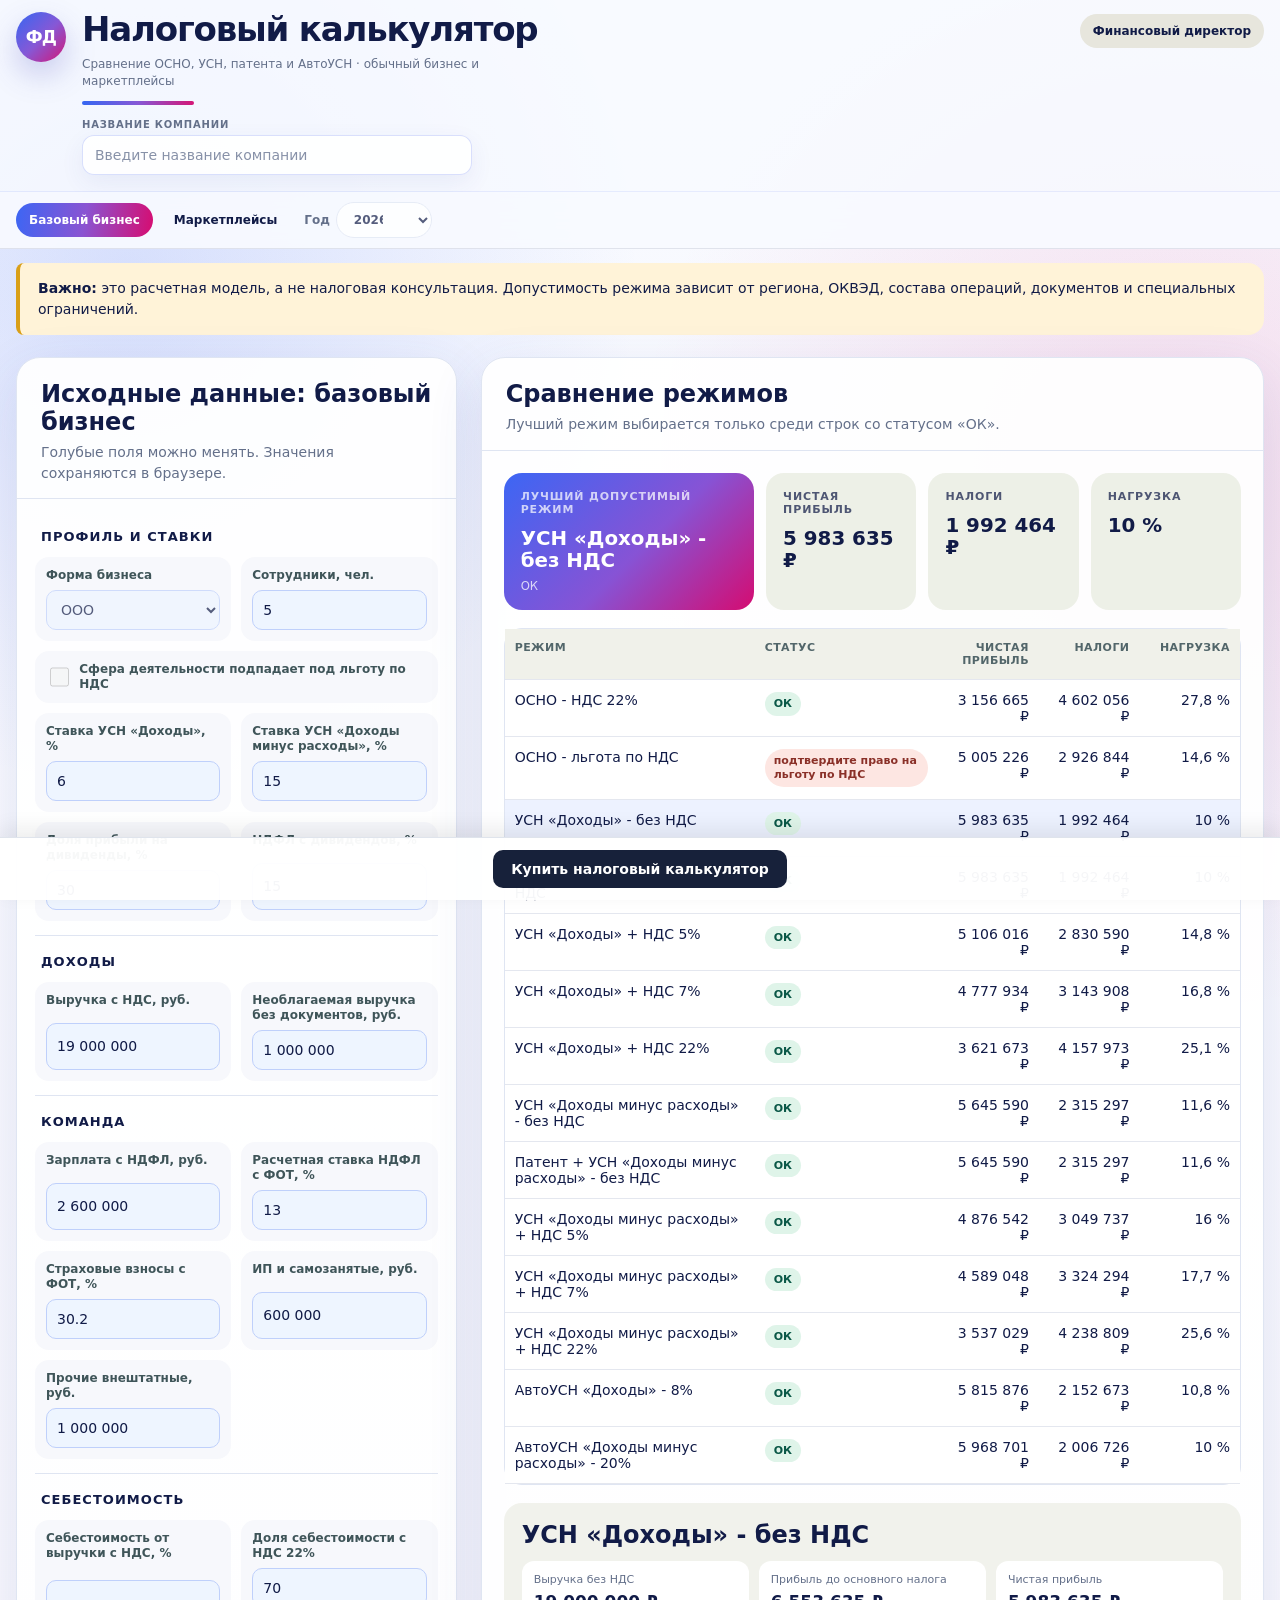
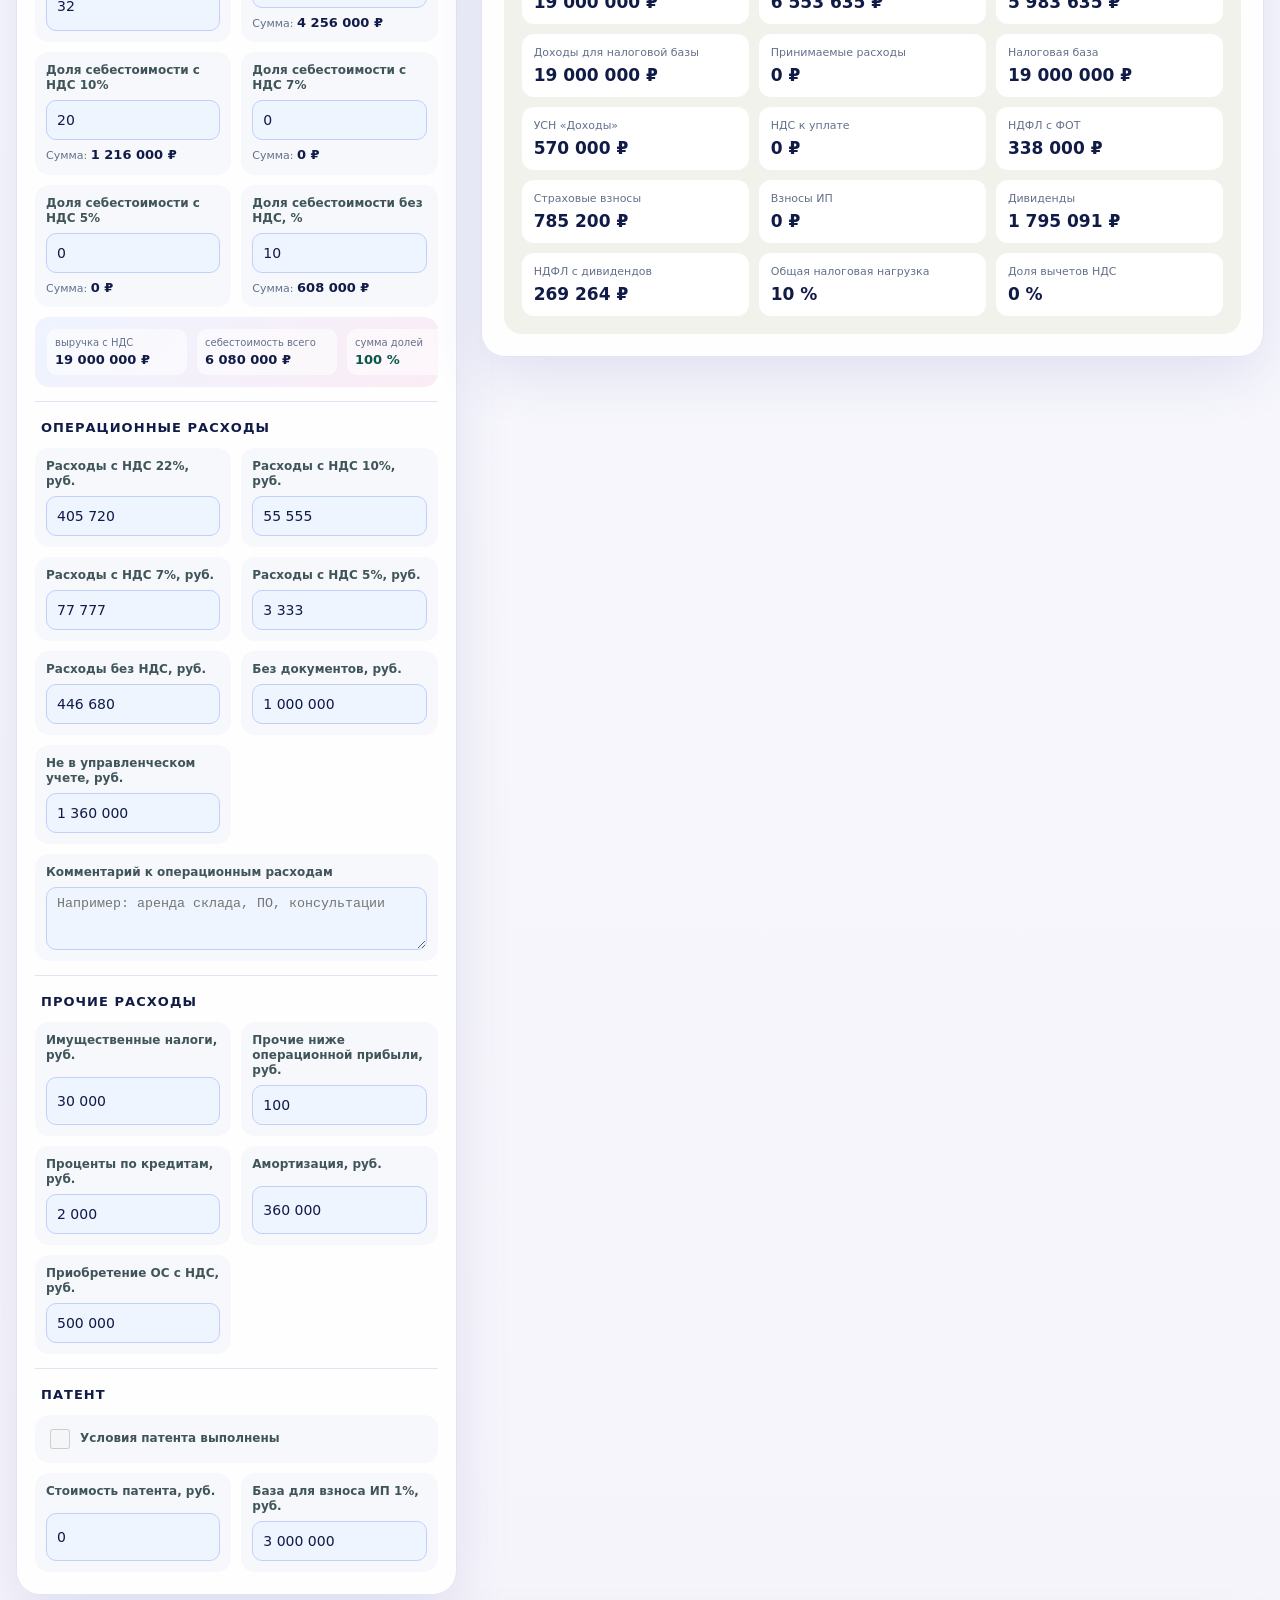
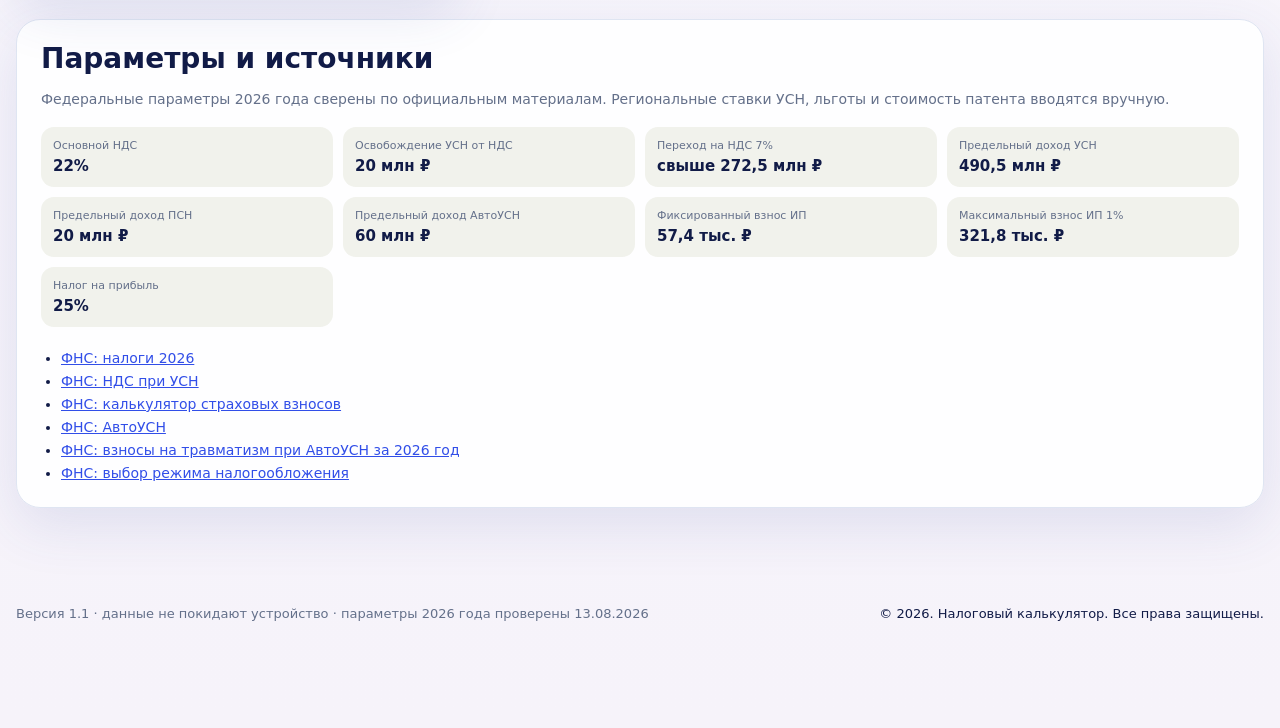
<file: demo-taxcalc/index.html>
<!doctype html>
<html lang="ru">
<head>
  <meta charset="utf-8">
  <meta name="viewport" content="width=device-width, initial-scale=1">
  <meta name="description" content="Автономный налоговый калькулятор для сравнения режимов налогообложения по годам.">
  <title>Налоговый калькулятор</title>
  <link rel="stylesheet" href="assets/styles.css">
<style id="demo-readonly-style">
  body.demo-readonly .hero-actions .button:not(.telegram) { display: none !important; }
  body.demo-readonly .company-name-field input,
  body.demo-readonly #calculatorForm input,
  body.demo-readonly #calculatorForm select,
  body.demo-readonly #calculatorForm textarea,
  body.demo-readonly #yearSelect { pointer-events: none !important; user-select: none !important; }
  body.demo-readonly .demo-purchase-bar { position: sticky; bottom: 0; z-index: 20; display: flex; justify-content: center; padding: 12px; background: rgba(255,255,255,.96); border-top: 1px solid #dfe4ec; box-shadow: 0 -8px 20px rgba(20,20,20,.08); }
  body.demo-readonly .demo-purchase-bar a { display: inline-flex; align-items: center; justify-content: center; min-width: 220px; padding: 11px 18px; border-radius: 10px; background: #17213a; color: #fff; font-weight: 800; text-decoration: none; }
</style>
<script>
  document.documentElement.classList.add('demo-readonly');
  function lockDemoFields() {
    document.querySelectorAll('input, select, textarea').forEach(function (el) {
      el.disabled = true;
      el.setAttribute('aria-disabled', 'true');
    });
  }
  document.addEventListener('DOMContentLoaded', function () {
    document.body.classList.add('demo-readonly');
    lockDemoFields();
    new MutationObserver(lockDemoFields).observe(document.body, { childList: true, subtree: true });
  });
</script>
</head>
<body>
  <header class="hero">
    <div class="shell hero-grid">
      <div class="hero-brand">
        <div class="fd-monogram" aria-label="Финансовый дизайн">ФД</div>
        <div class="hero-copy">
          <h1>Налоговый калькулятор</h1>
          <p class="lead">Сравнение ОСНО, УСН, патента и АвтоУСН · обычный бизнес и маркетплейсы</p>
          <div class="brandbar" aria-hidden="true"></div>
          <label class="company-name-field" for="companyName">
            <span>Название компании</span>
            <input id="companyName" name="companyName" type="text" maxlength="120" autocomplete="organization" placeholder="Введите название компании">
          </label>
        </div>
      </div>
      <div class="actions hero-actions">
        <button class="button instruction" id="instructionButton" type="button">Как заполнить</button>
        <button class="button download" id="downloadButton" type="button">Скачать копию с данными</button>
        <button class="button excel" id="excelButton" type="button">Выгрузка в Excel</button>
        <button class="button" id="printButton" type="button">Печать / PDF</button>
        <button class="button secondary" id="resetButton" type="button">Сбросить</button>
        <a class="button telegram" href="https://t.me/lyubov1711" target="_blank" rel="noreferrer">Финансовый директор</a>
      </div>
    </div>
  </header>

  <nav class="toolbar" aria-label="Выбор модели">
    <div class="shell toolbar-row">
      <div class="model-controls">
        <div class="tabs">
          <button class="tab is-active" type="button" data-model="base">Базовый бизнес</button>
          <button class="tab" type="button" data-model="marketplace">Маркетплейсы</button>
        </div>
        <label class="year-picker" for="yearSelect"><span>Год</span><select id="yearSelect" aria-label="Год законодательства"></select></label>
      </div>
    </div>
  </nav>

  <main class="shell">
    <div class="notice"><strong>Важно:</strong> это расчетная модель, а не налоговая консультация. Допустимость режима зависит от региона, ОКВЭД, состава операций, документов и специальных ограничений.</div>
    <div class="layout">
      <section class="panel form-panel">
        <div class="panel-head">
          <h2 id="formTitle">Исходные данные</h2>
          <p>Голубые поля можно менять. Значения сохраняются в браузере.</p>
        </div>
        <form id="calculatorForm" class="form-body" autocomplete="off"></form>
      </section>

      <section class="panel result-panel">
        <div class="panel-head">
          <h2>Сравнение режимов</h2>
          <p>Лучший режим выбирается только среди строк со статусом «ОК».</p>
        </div>
        <div class="summary">
          <div class="best" id="bestSummary"></div>
          <div class="table-wrap">
            <table>
              <thead><tr><th>режим</th><th>статус</th><th>чистая прибыль</th><th>налоги</th><th>нагрузка</th></tr></thead>
              <tbody id="resultsBody"></tbody>
            </table>
          </div>
          <div class="details" id="details"></div>
        </div>
      </section>
    </div>

    <section class="panel sources">
      <h2>Параметры и источники</h2>
      <p id="sourcesNote"></p>
      <div class="rules-snapshot" id="rulesSnapshot"></div>
      <ul id="sourcesList"></ul>
    </section>
  </main>

  <dialog class="instruction-dialog" id="instructionDialog" aria-labelledby="instructionTitle">
    <div class="dialog-head"><div><p class="eyebrow">пошаговая инструкция</p><h2 id="instructionTitle">Как заполнить налоговый калькулятор</h2></div><button class="dialog-close" id="instructionClose" type="button" aria-label="Закрыть">×</button></div>
    <div class="dialog-body">
      <ol>
        <li><strong>Выберите модель и год.</strong> «Базовый бизнес» подходит для обычных продаж, «Маркетплейсы» — для Wildberries, Ozon, Яндекс Маркета и других площадок. Год определяет ставки и лимиты законодательства.</li>
        <li><strong>Заполните профиль.</strong> Укажите ИП или ООО, количество сотрудников, фактические региональные ставки УСН и параметры дивидендов. Галочку «Сфера деятельности подпадает под льготу по НДС» отмечайте только при наличии законного основания для освобождения ваших операций от НДС. Сценарий НДС 5% остается доступным для компании, которая уже применяет эту ставку; калькулятор исключит его только при превышении верхнего лимита.</li>
        <li><strong>Введите выручку.</strong> В базовом бизнесе укажите выручку с НДС. Для маркетплейсов внесите выручку до скидок, скидки/баллы и проценты услуг. Суммы под процентами рассчитываются автоматически.</li>
        <li><strong>Заполните команду и остальные расходы.</strong> Суммы вводятся за один и тот же период. В комментарии к операционным расходам можно расшифровать аренду, ПО, консультации и другие статьи.</li>
        <li><strong>Настройте себестоимость.</strong> Укажите общий процент себестоимости от выручки с НДС. Затем распределите 100% себестоимости между ставками входного НДС. Например: себестоимость 32% от выручки с НДС; 70% закупок с НДС 22%, 20% с НДС 10%, 10% без НДС.</li>
        <li><strong>Проверьте распределение.</strong> Калькулятор показывает сумму по каждой доле. Зеленая отметка означает, что доли составляют ровно 100%; при другой сумме появится предупреждение.</li>
        <li><strong>Сравните режимы.</strong> В таблице участвуют только допустимые сценарии со статусом «ОК». Сценарий «ОСНО — льгота по НДС» требует подтверждения льготы. При нулевых данных после сброса сценарии НДС 5%, 7% и 22% остаются доступными; ограничения проверяются после ввода выручки. Нажмите строку режима, чтобы увидеть налоговую базу, принимаемые расходы, НДС и другие детали.</li>
        <li><strong>Сохраните результат.</strong> «Печать / PDF» формирует вертикальную печатную форму с исходными данными и результатами. «Скачать копию с данными» сохраняет локальную HTML-копию текущего расчета. «Выгрузка в Excel» создает файл XLSX с исходными данными и сравнением налоговых режимов.</li>
      </ol>
      <div class="dialog-note"><strong>Важно:</strong> используйте значения за одинаковый период и подтвержденные документами суммы. Калькулятор помогает сравнить сценарии, но не заменяет проверку конкретной ситуации бухгалтером или налоговым консультантом.</div>
    </div>
  </dialog>

  <footer class="footer"><div class="shell footer-row"><span>Версия 1.1 · данные не покидают устройство · <span id="verificationNote"></span></span><span class="copyright">© 2026. Налоговый калькулятор. Все права защищены.</span></div></footer>
  <script src="assets/js/tax-rules.js"></script>
  <script src="assets/js/calc.js"></script>
  <script src="assets/vendor/xlsx.full.min.js"></script>
  <script src="assets/js/excel-export.js"></script>
  <script src="assets/js/app.js"></script>
<div class="demo-purchase-bar"><a href="https://t.me/lyubov1711?text=Здравствуйте!%20Хочу%20купить%20налоговый%20калькулятор" target="_blank" rel="noopener">Купить налоговый калькулятор</a></div>
</body>
</html>
</file>
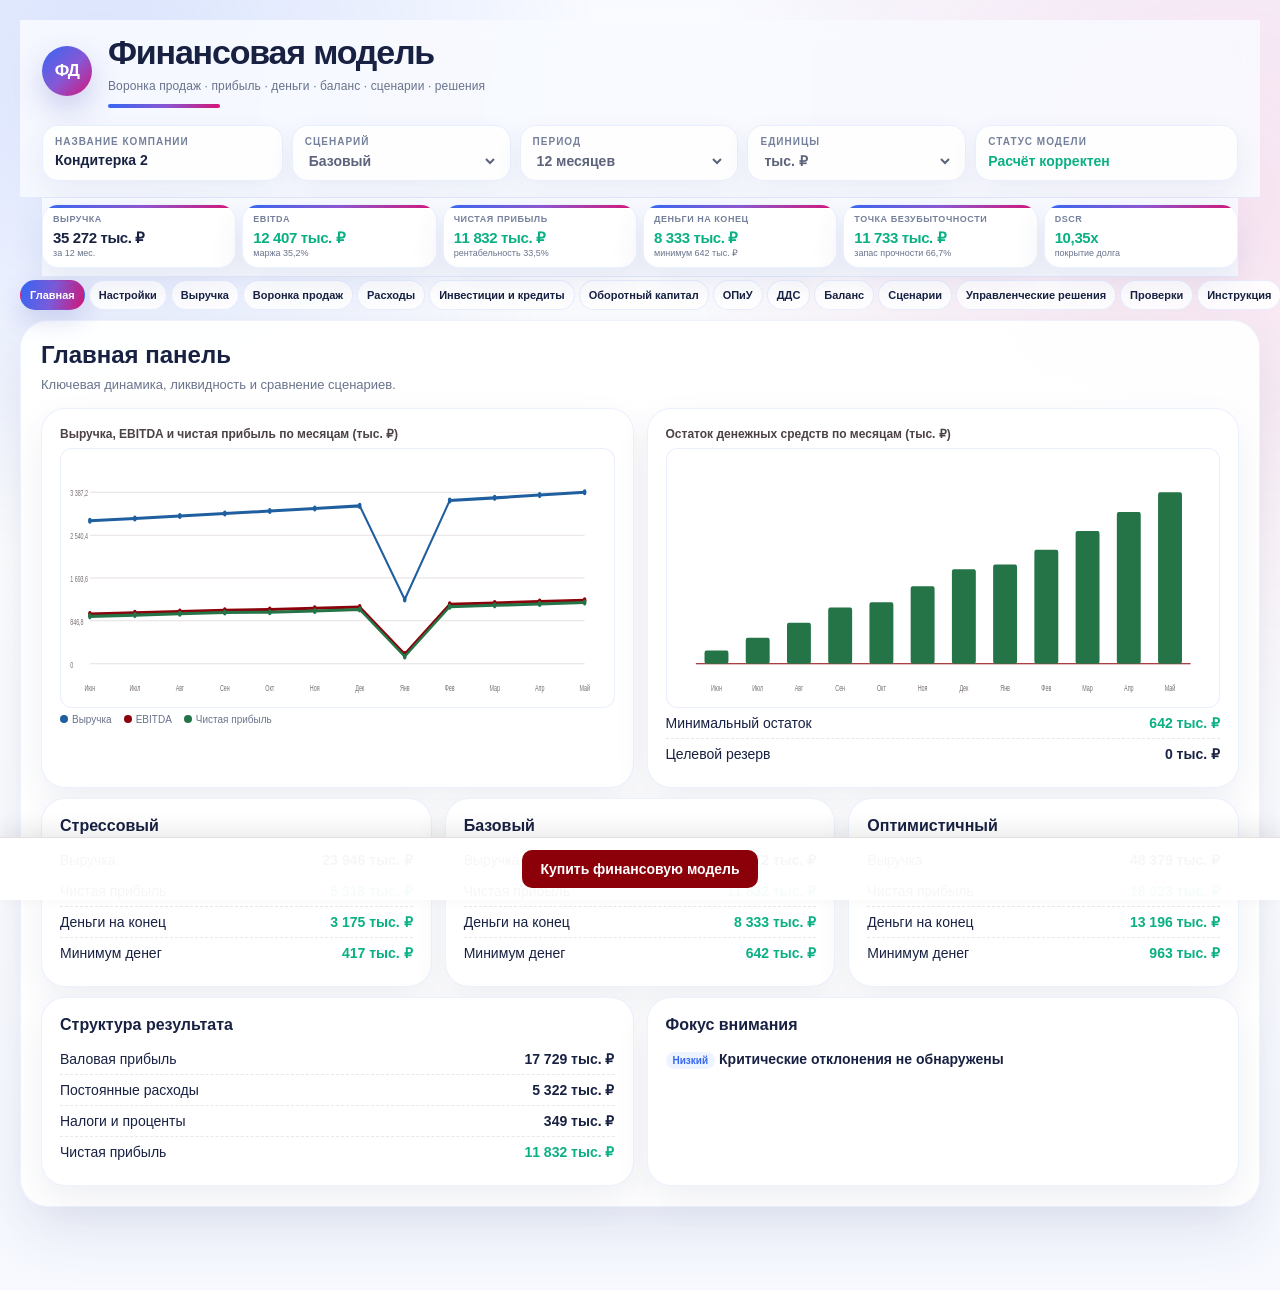
<file: demo-finmodel.html>
<!DOCTYPE html>
<html lang="ru">
<head>
<meta charset="UTF-8">
<meta name="viewport" content="width=device-width, initial-scale=1.0">
<title>Финансовая модель</title>
<style>
:root{
  --bg:#F8F8F8;--surface:#FFFFFF;--surface2:#F8F8F8;--line:rgba(9,20,38,.12);
  --text:#1E1E1E;--muted:#6E6E73;--brand:#FE2121;--brand2:#FE2121;--navy:#091426;
  --green:#09B083;--green-bg:#E8F8F3;--amber:#F69411;--amber-bg:#FFF4E3;
  --red:#D61F32;--red-bg:#FDECEF;--blue:#074CE7;--blue-bg:#EDF3FF;--purple:#9040D6;
  --shadow:0 20px 40px rgba(145,160,175,.22);--radius:24px;
}
*{box-sizing:border-box}
body{margin:0;background:var(--bg);color:var(--text);font-family:Helvetica,Arial,sans-serif;font-size:14px}
button,input,select{font:inherit}
.app{max-width:1600px;margin:0 auto;padding:20px}
.header{position:sticky;top:0;z-index:30;background:rgba(248,248,248,.96);backdrop-filter:blur(10px);padding:8px 0 14px;border-bottom:1px solid var(--line)}
.header-row{display:flex;align-items:flex-start;justify-content:space-between;gap:16px}
.title-wrap h1{margin:0;font-size:28px;line-height:1.1;color:var(--navy);letter-spacing:-.03em;font-weight:900}
.title-wrap p{margin:8px 0 0;color:var(--muted);font-size:12px}
.actions{display:flex;gap:7px;flex-wrap:wrap;justify-content:flex-end}.autosave-status{display:inline-flex;align-items:center;gap:6px;padding:9px 11px;border-radius:999px;color:var(--muted);font-size:11px;white-space:nowrap}.autosave-status::before{content:"";width:7px;height:7px;border-radius:50%;background:var(--green);box-shadow:0 0 0 3px var(--green-bg)}.autosave-status.error::before{background:var(--red);box-shadow:0 0 0 3px var(--red-bg)}
.btn{border:1px solid var(--line);background:var(--surface);color:var(--navy);border-radius:999px;padding:10px 14px;cursor:pointer;transition:.15s;box-shadow:0 12px 26px rgba(145,160,175,.18);font-weight:700}
.btn:hover{border-color:#bfb5b7;transform:translateY(-1px)}
.btn.primary{background:linear-gradient(135deg,var(--brand),#ff4a4a);border-color:rgba(255,255,255,.22);color:#fff}.btn.primary:hover{background:linear-gradient(135deg,#e51b1b,#ff6666)}
.btn.danger{color:var(--red)}
.controls{display:grid;grid-template-columns:1.1fr 1fr 1fr 1fr 1.2fr;gap:9px;margin-top:13px}
.control{background:var(--surface);border:1px solid var(--line);border-radius:18px;padding:10px 12px;box-shadow:0 14px 30px rgba(145,160,175,.16)}
.control label{display:block;color:var(--muted);font-size:10px;text-transform:uppercase;letter-spacing:.10em;margin-bottom:5px;font-weight:800}
.control select,.control input{width:100%;border:0;outline:0;background:transparent;color:var(--text);font-weight:650;padding:0}
.kpis{display:grid;grid-template-columns:repeat(6,minmax(0,1fr));gap:9px;margin:13px 0}
.kpi{background:var(--surface);border:1px solid rgba(9,20,38,.08);border-radius:22px;padding:14px 14px;box-shadow:var(--shadow);min-width:0}
.kpi .label{font-size:10px;text-transform:uppercase;letter-spacing:.10em;color:var(--muted);font-weight:800}
.kpi .value{font-size:20px;font-weight:900;margin-top:6px;white-space:nowrap;overflow:hidden;text-overflow:ellipsis;color:var(--navy)}
.kpi .sub{font-size:10px;color:var(--muted);margin-top:3px;white-space:nowrap;overflow:hidden;text-overflow:ellipsis}
.good{color:var(--green)!important}.bad{color:var(--red)!important}.warn{color:var(--amber)!important}
.tabs{display:flex;gap:7px;overflow-x:auto;padding:3px 0 10px;scrollbar-width:thin}
.tab{flex:0 0 auto;border:1px solid var(--line);background:var(--surface);padding:9px 13px;border-radius:999px;cursor:pointer;color:var(--navy);font-size:12px;box-shadow:0 10px 24px rgba(145,160,175,.12);font-weight:700}
.tab.active{background:#fff1f1;border-color:#ffc5c5;color:var(--brand);font-weight:800;box-shadow:0 0 0 3px rgba(254,33,33,.08)}
.panel{background:var(--surface);border:1px solid rgba(9,20,38,.08);border-radius:28px;box-shadow:0 26px 50px rgba(145,160,175,.26);padding:20px;min-height:480px}
.panel h2{font-size:24px;color:var(--navy);margin:0 0 8px;font-weight:900}.panel .lead{margin:0 0 16px;color:var(--muted);font-size:13px}
.grid2{display:grid;grid-template-columns:1fr 1fr;gap:13px}.grid3{display:grid;grid-template-columns:repeat(3,1fr);gap:13px}.grid4{display:grid;grid-template-columns:repeat(4,1fr);gap:10px}
.card{border:1px solid rgba(9,20,38,.08);background:var(--surface);border-radius:24px;padding:18px;box-shadow:0 18px 34px rgba(145,160,175,.18)}.card h3{font-size:16px;margin:0 0 10px;color:var(--navy)}.card h4{font-size:12px;margin:12px 0 7px;color:#554b4d}
.note{border-radius:18px;padding:12px 14px;font-size:12px;line-height:1.5;border-left:6px solid var(--blue);background:var(--blue-bg)}
.note.warning{background:var(--amber-bg);border-color:#d39015}.note.danger{background:var(--red-bg);border-color:var(--red)}.note.success{background:var(--green-bg);border-color:var(--green)}
.table-wrap{overflow:auto;border:1px solid var(--line);border-radius:12px;background:#fff}
table{width:100%;border-collapse:separate;border-spacing:0;min-width:780px}th,td{padding:7px 8px;border-bottom:1px solid var(--line);font-size:11px;vertical-align:middle}th{position:sticky;top:0;z-index:3;background:var(--brand);color:#fff;font-weight:800;text-align:right;white-space:nowrap}th:first-child,td:first-child{text-align:left;position:sticky;left:0;z-index:2}thead th:first-child{background:var(--brand);color:#fff;z-index:4}tbody td:first-child{background:inherit}tbody tr:hover{background:#fff8f8}tr:last-child td{border-bottom:0}td.num{text-align:right;font-variant-numeric:tabular-nums;white-space:nowrap}.total td{font-weight:750;border-top:1px solid #a99fa1;background:#f8f3f3}.section td{background:#eee8e7;font-weight:800;color:#4b4143}.input-cell{min-width:98px}.input-cell input,.input-cell select{width:100%;border:1px solid #d8cfd1;border-radius:7px;padding:5px 6px;background:#fffdfd;outline:none;text-align:right;color:#0000cc}.input-cell input:focus,.input-cell select:focus{border-color:var(--brand);box-shadow:0 0 0 2px rgba(140,0,9,.09)}
.field-grid{display:grid;grid-template-columns:repeat(3,1fr);gap:10px}.field{border:1px solid var(--line);background:#fff;border-radius:10px;padding:8px}.field label{display:block;font-size:10px;color:var(--muted);margin-bottom:4px}.field input,.field select{width:100%;border:0;border-bottom:1px solid #d8cfd1;padding:4px 0;outline:none;color:#0000cc;background:transparent;text-align:right}.field .hint{font-size:9px;color:#91878a;margin-top:4px}
.metric-row{display:flex;justify-content:space-between;gap:10px;border-bottom:1px dashed var(--line);padding:7px 0}.metric-row:last-child{border-bottom:0}.metric-row span:last-child{font-weight:700;text-align:right}
.chart{height:260px;border:1px solid var(--line);border-radius:12px;background:#fff;padding:8px;overflow:hidden}.chart svg{width:100%;height:100%}.chart-title{font-weight:700;font-size:12px;margin-bottom:7px;color:#4c4244}
.legend{display:flex;gap:12px;flex-wrap:wrap;margin-top:6px;font-size:10px;color:var(--muted)}.dot{display:inline-block;width:8px;height:8px;border-radius:50%;margin-right:4px}
.badge{display:inline-flex;align-items:center;border-radius:999px;padding:3px 7px;font-size:10px;font-weight:700}.badge.good{background:var(--green-bg)}.badge.warn{background:var(--amber-bg)}.badge.bad{background:var(--red-bg)}.badge.info{background:var(--blue-bg);color:var(--blue)}
.decision{border:1px solid rgba(9,20,38,.08);border-radius:24px;padding:16px;background:#fff;margin-bottom:12px;box-shadow:0 18px 34px rgba(145,160,175,.16)}.decision-head{display:flex;align-items:center;justify-content:space-between;gap:10px}.decision h3{margin:0;font-size:14px}.decision-grid{display:grid;grid-template-columns:1fr 1fr;gap:10px;margin-top:9px}.decision-block{background:var(--surface2);border-radius:9px;padding:9px}.decision-block b{display:block;font-size:10px;text-transform:uppercase;color:var(--muted);margin-bottom:4px}.decision-block p{margin:0;font-size:11px;line-height:1.45}.disclaimer{margin-top:15px;border:1px solid #cfa6a9;background:#f8eeee;border-radius:12px;padding:11px 13px;color:#6a2025;font-weight:700;text-align:center}
.check{display:flex;align-items:flex-start;gap:9px;padding:9px;border-bottom:1px solid var(--line)}.check:last-child{border-bottom:0}.check-icon{width:22px;height:22px;border-radius:50%;display:flex;align-items:center;justify-content:center;font-weight:800;flex:0 0 auto}.check-icon.pass{background:var(--green-bg);color:var(--green)}.check-icon.fail{background:var(--red-bg);color:var(--red)}.check-icon.warn{background:var(--amber-bg);color:var(--amber)}.check strong{display:block;font-size:12px}.check small{color:var(--muted)}
.footer{color:var(--muted);font-size:10px;margin:12px 2px 30px}.hidden{display:none!important}.right{text-align:right}.nowrap{white-space:nowrap}.spacer{height:10px}.zero-value{color:#B4B4B8!important}.brandbar{height:7px;width:120px;background:var(--brand);border-radius:99px;margin:14px 0 0}.header-brand{display:flex;align-items:flex-start;gap:16px}.nf-logo{width:64px;height:64px;object-fit:contain;border-radius:18px;box-shadow:0 14px 32px rgba(145,160,175,.26);flex:0 0 auto;background:transparent}.pnl-group td{font-weight:800;background:#f8f3f3;border-top:1px solid #d9cfd1}.pnl-detail td{background:#fff;color:#5b5153}.pnl-detail td:first-child{padding-left:34px}.pnl-detail:hover td{background:#fff8f8}.pnl-detail.hidden-row{display:none}.pnl-toggle{display:inline-flex;align-items:center;justify-content:center;width:20px;height:20px;margin-right:7px;border:1px solid #d7ccce;border-radius:6px;background:#fff;color:var(--brand);font-size:14px;font-weight:900;line-height:1;cursor:pointer;vertical-align:middle;padding:0}.pnl-toggle:hover{background:#fff1f1;border-color:#ffc5c5}.pnl-detail-label{display:inline-flex;align-items:center;gap:6px}.pnl-detail-mark{width:6px;height:6px;border-radius:50%;background:#c7babc;display:inline-block}@media(max-width:760px){.header-brand{align-items:flex-start}.nf-logo{width:54px;height:54px}.pnl-detail td:first-child{padding-left:24px}}

.loan-summary{display:grid;grid-template-columns:repeat(5,minmax(0,1fr));gap:9px;margin:12px 0}.loan-summary .kpi{box-shadow:none;background:#fbfaf9}.loan-audit{margin-top:12px;border:1px solid var(--line);border-radius:14px;background:#fff;overflow:hidden}.loan-audit summary{cursor:pointer;padding:11px 13px;font-weight:800;color:var(--navy);background:#f8f3f3}.loan-audit[open] summary{border-bottom:1px solid var(--line)}.loan-type-select{width:100%;border:0;border-bottom:1px solid #d8cfd1;padding:4px 0;outline:none;color:#0000cc;background:transparent;text-align:right}.asset-summary{display:flex;gap:10px;flex-wrap:wrap;margin-top:10px}.asset-summary .pill-lite{border:1px solid var(--line);border-radius:999px;padding:6px 10px;background:#fff;font-size:11px;color:var(--navy)}.readonly-value{font-weight:800;color:var(--navy);padding:5px 0;border-bottom:1px solid #d8cfd1;text-align:right}@media(max-width:900px){.loan-summary{grid-template-columns:repeat(2,1fr)}}

.funnel-summary{display:grid;grid-template-columns:repeat(4,minmax(0,1fr));gap:9px;margin:12px 0}.funnel-flow{display:flex;align-items:stretch;gap:8px;overflow-x:auto;padding:4px 2px 8px}.funnel-stage{min-width:180px;flex:1 0 180px;border:1px solid var(--line);border-radius:16px;background:#fff;padding:11px}.funnel-stage .stage-name{font-size:10px;color:var(--muted);margin-bottom:5px}.funnel-stage .stage-value{font-size:20px;font-weight:900;color:var(--navy);margin-top:7px}.funnel-stage input{width:100%;border:0;border-bottom:1px solid #d8cfd1;padding:4px 0;outline:none;color:#0000cc;background:transparent}.funnel-arrow{min-width:92px;display:flex;flex-direction:column;align-items:center;justify-content:center;gap:5px;color:var(--brand);font-weight:900}.funnel-arrow .arrow-symbol{font-size:24px;line-height:1}.funnel-arrow input{width:76px;border:1px solid #d8cfd1;border-radius:8px;padding:5px;text-align:center;color:#0000cc;background:#fff}.funnel-card{margin-top:14px}.funnel-method{width:100%;border:0;border-bottom:1px solid #d8cfd1;padding:4px 0;outline:none;color:#0000cc;background:transparent;text-align:right}.funnel-meta{display:flex;gap:8px;flex-wrap:wrap;margin:10px 0}.funnel-meta span{border:1px solid var(--line);border-radius:999px;padding:6px 10px;background:#fff;font-size:11px;color:var(--navy)}@media(max-width:900px){.funnel-summary{grid-template-columns:repeat(2,1fr)}}
@media(max-width:1200px){.kpis{grid-template-columns:repeat(3,1fr)}.controls{grid-template-columns:repeat(3,1fr)}.grid3,.grid4{grid-template-columns:repeat(2,1fr)}}
@media(max-width:760px){.app{padding:8px}.header-row{display:block}.actions{justify-content:flex-start;margin-top:9px}.controls,.kpis,.field-grid,.grid2,.grid3,.grid4,.decision-grid{grid-template-columns:1fr}.title-wrap h1{font-size:20px}.panel{padding:10px}.kpi .value{font-size:16px}}
@media print{.header,.tabs,.no-print{display:none!important}.app{max-width:none;padding:0}.panel{box-shadow:none;border:0;padding:0}.decision{break-inside:avoid}.disclaimer{break-inside:avoid}}

/* Финансовый дизайн - фирменная тема */
:root{
  --bg:#f7f9ff;--surface:#ffffff;--surface2:#f5f7ff;--line:rgba(23,34,76,.10);
  --text:#182142;--muted:#69738b;--brand:#3567f2;--brand2:#d41676;--navy:#182142;
  --blue:#3567f2;--blue-bg:#eef4ff;--purple:#8658d6;
  --shadow:0 18px 50px rgba(48,70,135,.12);--radius:24px;
}
html{scroll-behavior:smooth}
body{
  color:var(--text);
  font-family:Inter,Segoe UI,Arial,sans-serif;
  background:
    radial-gradient(circle at 8% 6%,rgba(53,103,242,.16),transparent 31rem),
    radial-gradient(circle at 96% 15%,rgba(212,22,118,.11),transparent 34rem),
    linear-gradient(180deg,#f8faff 0%,#fff 42%,#f7f9ff 100%);
}
.app{max-width:1580px;padding:18px 24px 30px}
.header{
  top:0;padding:12px 0 16px;
  background:rgba(248,250,255,.91);
  border-bottom:1px solid rgba(53,103,242,.10);
}
.header-row{align-items:center}
.header-brand{align-items:center}
.nf-logo{
  display:none;
}
.fd-monogram{
  display:grid;place-items:center;flex:0 0 auto;width:50px;height:50px;border-radius:50%;
  color:#fff;font-size:17px;font-weight:900;letter-spacing:-.04em;
  background:linear-gradient(135deg,#3567f2 0%,#8658d6 52%,#d41676 100%);
  box-shadow:0 13px 30px rgba(77,80,190,.26);
}
.title-wrap h1{font-size:29px;letter-spacing:-.035em;color:var(--navy)}
.title-wrap p{font-size:12px;color:var(--muted);letter-spacing:.01em}
.brandbar{height:4px;width:112px;margin-top:11px;background:linear-gradient(90deg,#3567f2,#8658d6,#d41676)}
.btn{
  border-color:rgba(53,103,242,.14);color:var(--navy);box-shadow:none;
  background:rgba(255,255,255,.86);
}
.btn:hover{border-color:rgba(53,103,242,.34);box-shadow:0 10px 24px rgba(53,103,242,.12)}
.btn.primary{
  background:linear-gradient(105deg,#3567f2 0%,#775dde 48%,#d41676 100%);
  border:0;box-shadow:0 12px 28px rgba(91,70,195,.22)
}
.btn.primary:hover{background:linear-gradient(105deg,#285be7,#7254d4,#c60d6c)}
.control{
  border-color:rgba(53,103,242,.10);border-radius:16px;
  box-shadow:0 10px 28px rgba(50,70,130,.07);background:rgba(255,255,255,.88)
}
.control label,.kpi .label{color:#75809a}
.control input,.control select{color:var(--navy)}
.kpi{
  position:relative;overflow:hidden;border-color:rgba(53,103,242,.09);
  box-shadow:0 14px 34px rgba(52,72,133,.10)
}
.kpi::before{
  content:"";position:absolute;left:0;right:0;top:0;height:3px;
  background:linear-gradient(90deg,#3567f2,#8b58d0,#d41676)
}
.kpi .value{color:var(--navy);letter-spacing:-.025em}
.tab{border-color:rgba(53,103,242,.11);box-shadow:none;background:rgba(255,255,255,.88)}
.tab:hover{border-color:rgba(53,103,242,.30);color:#3567f2}
.tab.active{
  color:#fff;border-color:transparent;
  background:linear-gradient(105deg,#3567f2,#7d5bd9,#d41676);
  box-shadow:0 10px 24px rgba(77,80,190,.20)
}
.panel{
  border-color:rgba(53,103,242,.08);box-shadow:0 24px 60px rgba(46,64,120,.12);
  background:rgba(255,255,255,.94)
}
.panel h2,.card h3,.decision h3{color:var(--navy)}
.card,.decision{border-color:rgba(53,103,242,.09);box-shadow:0 14px 34px rgba(46,64,120,.08)}
.note{border-left-color:#3567f2;background:#eef4ff}
.table-wrap{border-color:rgba(53,103,242,.12)}
th{background:#243463;color:#fff}
thead th:first-child{background:#243463}
tbody tr:hover,.pnl-detail:hover td{background:#f4f7ff}
.total td,.pnl-group td{background:#f1f4fc;border-top-color:#cdd6ed}
.section td{background:#e9eefb;color:#26355f}
.input-cell input,.input-cell select,.field input,.field select,.loan-type-select,.funnel-stage input,.funnel-arrow input,.funnel-method{
  color:#3567f2;border-color:#ced8ef
}
.input-cell input:focus,.input-cell select:focus{
  border-color:#3567f2;box-shadow:0 0 0 3px rgba(53,103,242,.12)
}
.chart{border-color:rgba(53,103,242,.10)}
.pill-lite,.funnel-meta span{border-color:rgba(53,103,242,.12)!important}
.autosave-status::before{box-shadow:0 0 0 3px rgba(9,176,131,.12)}
.disclaimer{border-color:rgba(212,22,118,.22);background:#fff2f8;color:#86134c}
@media(max-width:760px){
  .app{padding:8px 10px 20px}.fd-monogram{width:44px;height:44px;font-size:15px}
  .title-wrap h1{font-size:21px}
}
@media print{
  body{background:#fff}.panel,.card,.kpi{box-shadow:none}.fd-monogram{color:#182142;border:1px solid #182142;background:#fff}
}


/* v2: навигация, печать и единая верхняя панель */
.actions{flex-wrap:nowrap;align-items:center;gap:6px}.actions .top-btn{background:#e9e8df;color:#182142;border:0;box-shadow:none;padding:10px 13px;white-space:nowrap;text-decoration:none}.actions .top-btn:hover{background:#deddd2;color:#182142;box-shadow:none}.tabs{overflow:visible;scrollbar-width:none;gap:4px;justify-content:space-between}.tab{font-size:11px;padding:8px 9px}.print-cover,#printBook{display:none}
@media(max-width:1250px){.header-row{align-items:flex-start}.actions{flex-wrap:wrap}.tabs{flex-wrap:wrap;justify-content:flex-start}}
@media print{
  @page{size:A4 landscape;margin:7mm}
  html,body{width:100%;background:#fff!important}.app{display:none!important}#printBook{display:block!important;width:100%;position:absolute;left:0;top:0}.print-page{display:block;break-after:page;page-break-after:always;width:100%;overflow:visible}.print-page:last-child{break-after:auto;page-break-after:auto}.print-cover{display:flex;align-items:center;gap:8px;margin:0 0 5mm;color:#182142}.print-cover b{display:grid;place-items:center;width:9mm;height:9mm;border-radius:50%;border:1px solid #182142}.print-page .table-wrap{overflow:visible!important;border:0}.print-page table{min-width:0!important;width:100%!important;table-layout:fixed}.print-page th,.print-page td{font-size:6.2pt!important;padding:1.5mm 1mm!important;white-space:nowrap;overflow:hidden;text-overflow:clip}.print-page th:first-child,.print-page td:first-child{width:22%;white-space:normal}.print-page .grid2,.print-page .grid3,.print-page .grid4{gap:3mm}.print-page .card,.print-page .decision{box-shadow:none;break-inside:avoid}.print-page h2{font-size:14pt;margin:0 0 3mm}.print-page .lead{font-size:8pt}.print-page .btn,.print-page button{display:none!important}
}


/* v3: компактная шапка, внутренние отступы и двухстрочная панель */
.visually-hidden{position:absolute!important;width:1px!important;height:1px!important;padding:0!important;margin:-1px!important;overflow:hidden!important;clip:rect(0,0,0,0)!important;white-space:nowrap!important;border:0!important}
.header-row{display:grid;grid-template-columns:minmax(330px,520px) minmax(0,1fr);align-items:start;gap:20px}.title-wrap h1{max-width:520px;font-size:34px;white-space:nowrap}.actions{grid-column:2;justify-content:flex-end;align-content:flex-start;flex-wrap:wrap;max-width:100%;padding-top:2px}.header-brand{grid-row:1 / span 2}.controls,.kpis{margin-left:18px;margin-right:18px}.controls{margin-top:17px}.kpis{margin-top:12px}.header{padding-left:0;padding-right:0}.app{padding-left:24px;padding-right:24px}.tabs{margin-left:18px;margin-right:18px}
@media(max-width:1180px){.header-row{grid-template-columns:1fr}.header-brand{grid-row:auto}.actions{grid-column:1;justify-content:flex-end;padding-left:70px}.title-wrap h1{white-space:normal}.controls,.kpis,.tabs{margin-left:12px;margin-right:12px}}
@media(max-width:760px){.actions{padding-left:0;justify-content:flex-start}.controls,.kpis,.tabs{margin-left:0;margin-right:0}.title-wrap h1{font-size:25px}}


/* v4: внешние поля и однострочный заголовок */
.app{width:calc(100% - 36px);max-width:none;margin:18px auto;padding:18px 24px 30px;border-radius:26px;overflow:hidden}.title-wrap h1{white-space:nowrap;max-width:none}.header-row{grid-template-columns:minmax(430px,560px) minmax(0,1fr)}
@media(max-width:1180px){.app{width:calc(100% - 24px);margin:12px auto}.title-wrap h1{white-space:nowrap}.header-row{grid-template-columns:1fr}}
@media(max-width:760px){.app{width:calc(100% - 12px);margin:6px auto;padding:12px}.title-wrap h1{white-space:normal}}


/* v5: исходный внешний прямоугольник, внутренние отступы и закрепленная шапка */
.app{width:auto;max-width:1600px;margin:0 auto;padding:20px;border-radius:0;overflow:visible}.header{padding:14px 22px 16px;border-radius:0}.header-row{grid-template-columns:minmax(420px,500px) minmax(0,1fr);gap:8px}.actions{justify-content:flex-start;gap:6px}.actions .top-btn{display:inline-flex;align-items:center;justify-content:center;text-align:center;line-height:1.08;min-height:48px;padding:8px 12px}.controls,.kpis{margin-left:0;margin-right:0}.tabs{margin-left:0;margin-right:0}.header{position:sticky;top:0;z-index:40}.title-wrap h1{font-size:34px}
@media(max-width:1250px){.header-row{grid-template-columns:minmax(360px,430px) minmax(0,1fr)}.actions .top-btn{font-size:11px;padding:7px 9px}}
@media(max-width:1050px){.header-row{grid-template-columns:1fr}.actions{grid-column:1;padding-left:66px}.header-brand{grid-row:auto}}


/* v6: закрепляется только строка KPI */
.header{position:relative!important;top:auto!important;z-index:30}.kpis-sticky{position:sticky;top:0;z-index:45;margin:0 22px;padding:9px 0 11px;background:rgba(248,250,255,.97);backdrop-filter:blur(12px);border-bottom:1px solid rgba(53,103,242,.10)}.actions{justify-content:flex-end!important}.actions .top-btn{flex:0 0 auto}
@media(max-width:1050px){.actions{justify-content:flex-end!important}}
/* v9 KPI layout: compact sticky strip that leaves the working table visible. */
.kpis{grid-template-columns:repeat(6,minmax(105px,1fr));gap:6px}
.kpi{padding:9px 10px;border-radius:16px;min-height:0}
.kpi .label{font-size:9px;line-height:1.15;letter-spacing:.06em}
.kpi .value{font-size:15px;line-height:1.15;margin-top:4px}
.kpi .sub{font-size:9px;line-height:1.15;margin-top:2px}
.kpis-sticky{padding:6px 0 8px}
@media(max-width:760px){
  .kpis{display:grid!important;grid-template-columns:repeat(3,minmax(100px,1fr))!important;gap:6px;margin:6px 0!important}
  .kpis-sticky{margin:0 8px;padding:6px 0 8px}
}
@media(max-width:420px){
  .kpis{grid-template-columns:repeat(2,minmax(100px,1fr))!important}
}


/* v7: пояснения к финансовым коэффициентам */
.ratio-name{display:block}.ratio-formula{display:block;margin-top:3px;color:var(--muted);font-size:9px;line-height:1.25;font-weight:500;white-space:normal}.print-page .ratio-formula{font-size:5.5pt!important}

</style>
<style id="demo-readonly-style">
  body.demo-readonly .actions { display: none !important; }
  body.demo-readonly #projectName,
  body.demo-readonly input,
  body.demo-readonly select,
  body.demo-readonly textarea { pointer-events: none !important; user-select: none !important; }
  body.demo-readonly [data-add],
  body.demo-readonly [data-remove],
  body.demo-readonly [data-pnl-toggle] { display: none !important; }
  .demo-purchase-bar { position: sticky; bottom: 0; z-index: 20; display: flex; justify-content: center; padding: 12px; background: rgba(255,255,255,.96); border-top: 1px solid #e6dfe0; box-shadow: 0 -8px 20px rgba(20,20,20,.08); }
  .demo-purchase-bar a { display: inline-flex; align-items: center; justify-content: center; min-width: 220px; padding: 11px 18px; border-radius: 10px; background: #8c0009; color: #fff; font-weight: 800; text-decoration: none; }
</style>
<script>
  document.documentElement.classList.add('demo-readonly');
  function lockDemoFields() {
    document.querySelectorAll('input, select, textarea').forEach(function (el) {
      el.disabled = true;
      el.setAttribute('aria-disabled', 'true');
    });
  }
  document.addEventListener('DOMContentLoaded', function () {
    document.body.classList.add('demo-readonly');
    lockDemoFields();
    new MutationObserver(lockDemoFields).observe(document.body, { childList: true, subtree: true });
  });
</script>
</head>
<body>
<div class="app">
  <div class="header">
    <div class="header-row">
      <div class="header-brand">
        <div class="fd-monogram" aria-label="Финансовый дизайн">ФД</div>
        <div class="title-wrap">
          <h1>Финансовая модель</h1>
          <p>Воронка продаж · прибыль · деньги · баланс · сценарии · решения</p>
          <div class="brandbar"></div>
        </div>
      </div>
      <div class="actions no-print"><button class="btn top-btn" id="helpBtn">Как<br>заполнить</button><button class="btn top-btn" id="downloadCopyBtn">Скачать копию<br>с данными</button><button class="btn top-btn" id="sheetsBtn">Сохранить<br>в Excel</button><button class="btn top-btn" id="printBtn">Печать<br>PDF</button><button class="btn top-btn" id="clearBtn">Сбросить</button><a class="btn top-btn" href="https://t.me/lyubov1711" target="_blank" rel="noopener">Финансовый<br>директор</a><span class="autosave-status visually-hidden" id="autosaveStatus" aria-live="polite">Автосохранение</span></div></div><div class="controls">
      <div class="control"><label>Название компании</label><input id="projectName" value=""></div>
      <div class="control"><label>Сценарий</label><select id="scenarioSelect"></select></div>
      <div class="control"><label>Период</label><select id="periodSelect"><option value="12">12 месяцев</option><option value="24">24 месяца</option><option value="36">36 месяцев</option></select></div>
      <div class="control"><label>Единицы</label><select id="unitSelect"><option value="1">₽</option><option value="1000" selected>тыс. ₽</option><option value="1000000">млн ₽</option></select></div>
      <div class="control"><label>Статус модели</label><div id="modelStatus" style="font-weight:750;padding-top:1px">—</div></div>
    </div>
    </div>
  <div class="kpis kpis-sticky" id="kpiPanel"></div>

  <div class="tabs no-print" id="tabs"></div>
  <main class="panel" id="content"></main>
</div>
<script id="embeddedModelState" type="application/json">{"instanceId":"finmodel-owner-fd-v2-advances-ratios","state":{"projectName":"Кондитерка 2","activeScenario":"base","unit":1000,"periodMonths":12,"settings":{"taxMode":"revenue","taxRate":0,"minCashReserve":0,"openingCash":110000,"openingAR":72200,"openingInventory":110000,"openingAP":20000,"openingFA":800000,"openingLoan":1759023,"dividendRate":0.2},"scenarios":{"stress":{"name":"Стрессовый","revenue":0.82,"funnelLeads":0.8,"funnelConvDelta":-0.03,"funnelLagDelta":1,"variable":1.07,"opex":1.03,"dso":1.2},"base":{"name":"Базовый","revenue":1,"funnelLeads":1,"funnelConvDelta":0,"funnelLagDelta":0,"variable":1,"opex":1,"dso":1},"optimistic":{"name":"Оптимистичный","revenue":1.18,"funnelLeads":1.2,"funnelConvDelta":0.02,"funnelLagDelta":-1,"variable":0.97,"opex":1.04,"dso":0.9}},"seasonality":[1,1,1,1,1,1,1,0.4,1,1,1,1],"revenueLines":[{"id":"line_1","name":"Телеграм","salesMethod":"funnel","units":121.96538639999999,"avgCheck":1348,"monthlyGrowth":0.016666666666666607,"funnel":{"leadStageName":"Количество постов и сторис","qualifiedStageName":"Количество заявок","meetingStageName":"Подтвержденные заявки","offerStageName":"Заказы","saleStageName":"Количество оплат","leads":363,"monthlyGrowth":0.016666666666666607,"conv12":0.4628,"conv23":0.726,"conv34":1,"conv45":1,"lagMonths":0,"openingSales":121.96538639999999}},{"id":"line_2","name":"Instagram","salesMethod":"funnel","units":125.98221006,"avgCheck":1348,"monthlyGrowth":0.016666666666666607,"funnel":{"leadStageName":"Количество постов и историй","qualifiedStageName":"Количество заявок","meetingStageName":"Подтвержденные заявки","offerStageName":"Заказы","saleStageName":"Количество оплат","leads":393,"monthlyGrowth":0.016666666666666607,"conv12":0.5394,"conv23":0.5943,"conv34":1,"conv45":1,"lagMonths":0,"openingSales":125.98221006}},{"id":"line_3","name":"ВКонтакте","salesMethod":"funnel","units":8.0002,"avgCheck":1348,"monthlyGrowth":0.016666666666666607,"funnel":{"leadStageName":"Количество постов","qualifiedStageName":"Количество заявок","meetingStageName":"Подтвержденные заявки","offerStageName":"Заказы","saleStageName":"Количество оплат","leads":13,"monthlyGrowth":0.016666666666666607,"conv12":1,"conv23":0.6154,"conv34":1,"conv45":1,"lagMonths":0,"openingSales":8.0002}},{"id":"line_4","name":"WhatsApp","salesMethod":"funnel","units":2,"avgCheck":1348,"monthlyGrowth":0.016666666666666607,"funnel":{"leadStageName":"Количество просмотров","qualifiedStageName":"Количество заявок","meetingStageName":"Подтвержденные заявки","offerStageName":"Заказы","saleStageName":"Количество оплат","leads":5,"monthlyGrowth":0.016666666666666607,"conv12":1,"conv23":0.4,"conv34":1,"conv45":1,"lagMonths":0,"openingSales":2}},{"id":"line_5","name":"Уличный трафик (торты)","salesMethod":"funnel","units":20,"avgCheck":1348,"monthlyGrowth":0.016666666666666607,"funnel":{"leadStageName":"Количество просмотров","qualifiedStageName":"Количество заявок","meetingStageName":"Подтвержденные заявки","offerStageName":"Заказы","saleStageName":"Количество оплат","leads":20,"monthlyGrowth":0.016666666666666607,"conv12":1,"conv23":1,"conv34":1,"conv45":1,"lagMonths":0,"openingSales":20}},{"id":"line_6","name":"Уличный трафик (корпусные пирожные)","salesMethod":"funnel","units":1440,"avgCheck":1348,"monthlyGrowth":0.016666666666666607,"funnel":{"leadStageName":"Количество покупателей","qualifiedStageName":"Количество заявок","meetingStageName":"Подтвержденные заявки","offerStageName":"Заказы","saleStageName":"Количество оплат","leads":1440,"monthlyGrowth":0.016666666666666607,"conv12":1,"conv23":1,"conv34":1,"conv45":1,"lagMonths":0,"openingSales":1440}},{"id":"line_7","name":"Уличный трафик (кофе)","salesMethod":"funnel","units":150,"avgCheck":1348,"monthlyGrowth":0.016666666666666607,"funnel":{"leadStageName":"Количество просмотров","qualifiedStageName":"Количество заявок","meetingStageName":"Подтвержденные заявки","offerStageName":"Заказы","saleStageName":"Количество оплат","leads":150,"monthlyGrowth":0.016666666666666607,"conv12":1,"conv23":1,"conv34":1,"conv45":1,"lagMonths":0,"openingSales":150}},{"id":"line_8","name":"Сайт","salesMethod":"funnel","units":2,"avgCheck":1348,"monthlyGrowth":0.016666666666666607,"funnel":{"leadStageName":"Количество просмотров","qualifiedStageName":"Количество заявок","meetingStageName":"Подтвержденные заявки","offerStageName":"Заказы","saleStageName":"Количество оплат","leads":2,"monthlyGrowth":0.016666666666666607,"conv12":1,"conv23":1,"conv34":1,"conv45":1,"lagMonths":0,"openingSales":2}},{"id":"line_9","name":"Мах","salesMethod":"funnel","units":25.92,"avgCheck":1348,"monthlyGrowth":0.016666666666666607,"funnel":{"leadStageName":"Количество входящих","qualifiedStageName":"Количество заявок","meetingStageName":"Подтвержденные заявки","offerStageName":"Заказы","saleStageName":"Количество оплат","leads":32,"monthlyGrowth":0.016666666666666607,"conv12":1,"conv23":0.81,"conv34":1,"conv45":1,"lagMonths":0,"openingSales":25.92}},{"id":"line_10","name":"2 ГИС","salesMethod":"funnel","units":1,"avgCheck":1348,"monthlyGrowth":0.016666666666666607,"funnel":{"leadStageName":"Количество постов","qualifiedStageName":"Количество заявок","meetingStageName":"Подтвержденные заявки","offerStageName":"Заказы","saleStageName":"Количество оплат","leads":1,"monthlyGrowth":0.016666666666666607,"conv12":1,"conv23":1,"conv34":1,"conv45":1,"lagMonths":0,"openingSales":1}},{"id":"line_11","name":"ЯндексКарты","salesMethod":"funnel","units":1,"avgCheck":1348,"monthlyGrowth":0.016666666666666607,"funnel":{"leadStageName":"Количество просмотров","qualifiedStageName":"Количество заявок","meetingStageName":"Подтвержденные заявки","offerStageName":"Заказы","saleStageName":"Количество оплат","leads":1,"monthlyGrowth":0.016666666666666607,"conv12":1,"conv23":1,"conv34":1,"conv45":1,"lagMonths":0,"openingSales":1}},{"id":"line_12","name":"Тинькофф (кэшбек)","salesMethod":"funnel","units":81.24889999999999,"avgCheck":1374,"monthlyGrowth":0.016666666666666607,"funnel":{"leadStageName":"Количество активаций","qualifiedStageName":"Количество заявок","meetingStageName":"Подтвержденные заявки","offerStageName":"Заказы","saleStageName":"Количество оплат","leads":13771,"monthlyGrowth":0.016666666666666607,"conv12":1,"conv23":0.0059,"conv34":1,"conv45":1,"lagMonths":0,"openingSales":81.24889999999999}},{"id":"line_13","name":"ЯндексЕда","salesMethod":"funnel","units":52,"avgCheck":1675,"monthlyGrowth":0.016666666666666607,"funnel":{"leadStageName":"Количество просмотров","qualifiedStageName":"Количество заявок","meetingStageName":"Подтвержденные заявки","offerStageName":"Заказы","saleStageName":"Количество оплат","leads":52,"monthlyGrowth":0.016666666666666607,"conv12":1,"conv23":1,"conv34":1,"conv45":1,"lagMonths":0,"openingSales":52}},{"id":"line_14","name":"Кофейни (опт)","salesMethod":"funnel","units":4,"avgCheck":16750,"monthlyGrowth":0.016666666666666607,"funnel":{"leadStageName":"Количество просмотров","qualifiedStageName":"Количество заявок","meetingStageName":"Подтвержденные заявки","offerStageName":"Заказы","saleStageName":"Количество оплат","leads":4,"monthlyGrowth":0.016666666666666607,"conv12":1,"conv23":1,"conv34":1,"conv45":1,"lagMonths":0,"openingSales":4}}],"variableCosts":[{"name":"Сырье","revenueLine":"all","method":"percent","value":0.22},{"name":"Упаковка","revenueLine":"all","method":"percent","value":0.0143},{"name":"Списание","revenueLine":"all","method":"percent","value":0.0088},{"name":"Эквайринг","revenueLine":"all","method":"percent","value":0.007},{"name":"Доставка","revenueLine":"all","method":"percent","value":0.0214},{"name":"Зарплата производственного персонала","revenueLine":"all","method":"percent","value":0.202},{"name":"Реклама и комиссия - Тинькофф (кэшбек)","revenueLine":"line_12","method":"percent","value":0.19},{"name":"Реклама и комиссия - ЯндексЕда","revenueLine":"line_13","method":"percent","value":0.53}],"existingAssets":[{"name":"Действующее оборудование","bookValue":800000,"remainingMonths":60}],"opex":[{"name":"Аренда помещения","amount":122000,"indexation":0,"startMonth":1},{"name":"Аренда нового цеха","amount":12000,"indexation":0,"startMonth":5},{"name":"Ремонт помещения","amount":20000,"indexation":0,"startMonth":1},{"name":"Ремонт оборудования","amount":5000,"indexation":0,"startMonth":1},{"name":"Прочие производственные расходы","amount":0,"indexation":0,"startMonth":1},{"name":"Налоги на сотрудников","amount":75500,"indexation":0,"startMonth":1},{"name":"Зарплата собственника","amount":100000,"indexation":0,"startMonth":1},{"name":"РКО (услуги банка)","amount":4990,"indexation":0,"startMonth":1},{"name":"Связь и интернет","amount":5600,"indexation":0,"startMonth":1},{"name":"Хозяйственные расходы","amount":10000,"indexation":0,"startMonth":1},{"name":"Канцтовары","amount":500,"indexation":0,"startMonth":1},{"name":"Программное обеспечение","amount":4166.666666666667,"indexation":0,"startMonth":1},{"name":"СБИС","amount":533.3333333333334,"indexation":0,"startMonth":1},{"name":"ОФД и фискальный накопитель","amount":1258.3333333333333,"indexation":0,"startMonth":1},{"name":"Обучение","amount":8333.333333333334,"indexation":0,"startMonth":1},{"name":"Прочие административные расходы","amount":0,"indexation":0,"startMonth":1},{"name":"Лицензия Смешарики","amount":10000,"indexation":0,"startMonth":1},{"name":"Внешняя реклама и блогеры","amount":45000,"indexation":0,"startMonth":1},{"name":"Сайт: хостинг и настройка","amount":541.6666666666666,"indexation":0,"startMonth":1},{"name":"Прочие расходы на продвижение","amount":0,"indexation":0,"startMonth":1},{"name":"Налоги: патент и взносы","amount":12750,"indexation":0,"startMonth":1},{"name":"Реклама - 2 ГИС","amount":9333.333333333334,"indexation":0,"startMonth":1}],"capex":[{"name":"Оборудование нового цеха","month":5,"amount":500000,"lifeYears":5}],"financing":{"equityMonth":0,"equityAmount":0,"loans":[{"id":"loan_1","name":"Кредит 1 (530 000 от 12.23)","openingBalance":366538,"type":"annuity","annualRate":0.3,"termMonths":31,"extraCost":0,"tranches":[]},{"id":"loan_2","name":"Кредит 2 (150 000 от 11.24)","openingBalance":46018,"type":"annuity","annualRate":0.3,"termMonths":6,"extraCost":0,"tranches":[]},{"id":"loan_3","name":"Кредит 3 (700 000 тело с 06.26 по 05.29)","openingBalance":700000,"type":"annuity","annualRate":0.3,"termMonths":36,"extraCost":0,"tranches":[]},{"id":"loan_4","name":"Кредит 4 (1 000 000 партнеру)","openingBalance":110000,"type":"annuity","annualRate":0,"termMonths":2,"extraCost":0,"tranches":[]},{"id":"loan_5","name":"Кредит 5 (550 000 от 07.24)","openingBalance":192707,"type":"annuity","annualRate":0.22,"termMonths":9,"extraCost":0,"tranches":[]},{"id":"loan_6","name":"Кредит 6 (120 000 поставщику)","openingBalance":120000,"type":"annuity","annualRate":0,"termMonths":6,"extraCost":0,"tranches":[]},{"id":"loan_7","name":"Кредит 7 (кофемашина 500 000)","openingBalance":28760,"type":"annuity","annualRate":0,"termMonths":2,"extraCost":0,"tranches":[]},{"id":"loan_8","name":"Кредит 8 (долг друзьям 100 000)","openingBalance":35000,"type":"annuity","annualRate":0,"termMonths":2,"extraCost":0,"tranches":[]},{"id":"loan_9","name":"Кредит 9 (160 000 тело с 05.26 по 05.29)","openingBalance":160000,"type":"annuity","annualRate":0.3,"termMonths":36,"extraCost":0,"tranches":[]}]},"wc":{"dso":1,"stockDays":4,"dpo":1,"supplierAdvanceRate":0,"supplierAdvanceMonths":1,"customerAdvanceRate":0,"customerAdvanceMonths":1,"openingSupplierAdvances":0,"openingCustomerAdvances":0}},"activeTab":"dashboard"}</script>
<script>
'use strict';
const BASE_MONTHS=["Июн","Июл","Авг","Сен","Окт","Ноя","Дек","Янв","Фев","Мар","Апр","Май"];
function getMonthCount(src=state){const v=Number(src?.periodMonths)||12;return [12,24,36].includes(v)?v:12}
function getMonthLabels(count=getMonthCount()){return Array.from({length:count},(_,i)=>{const y=Math.floor(i/12)+1;return count>12?BASE_MONTHS[i%12]+' '+y:BASE_MONTHS[i%12]})}
function monthName(i,count=getMonthCount()){const y=Math.floor(i/12)+1;return count>12?BASE_MONTHS[i%12]+' '+y:BASE_MONTHS[i%12]}
const TABS=[
  ['dashboard','Главная'],['settings','Настройки'],['revenue','Выручка'],['funnel','Воронка продаж'],['costs','Расходы'],['capex','Инвестиции и кредиты'],
  ['wc','Оборотный капитал'],['pnl','ОПиУ'],['cashflow','ДДС'],['balance','Баланс'],['scenarios','Сценарии'],
  ['decisions','Управленческие решения'],['checks','Проверки'],['help','Инструкция']
];
const deepClone=o=>JSON.parse(JSON.stringify(o));
const MODEL_STORAGE_PREFIX='nf_universal_finmodel_autosave:';
const MODEL_DOWNLOAD_PREFIX='Универсальная_финансовая_модель';
function readEmbeddedPayload(){
  try{
    const node=document.getElementById('embeddedModelState');
    if(!node)return {};
    const parsed=JSON.parse(node.textContent||'{}');
    return parsed&&typeof parsed==='object'?parsed:{};
  }catch(e){return {}}
}
const EMBEDDED_PAYLOAD=readEmbeddedPayload();
const MODEL_INSTANCE_ID=EMBEDDED_PAYLOAD.instanceId||'universal-template-funnel-scenarios-v1';
const MODEL_STORAGE_KEY=MODEL_STORAGE_PREFIX+MODEL_INSTANCE_ID;
function loadSavedState(defaultState){
  let candidate=EMBEDDED_PAYLOAD.state||defaultState;
  try{
    const raw=localStorage.getItem(MODEL_STORAGE_KEY);
    if(raw)candidate=JSON.parse(raw);
  }catch(e){}
  return candidate;
}
function setAutosaveStatus(text,isError=false){
  const el=document.getElementById('autosaveStatus');
  if(!el)return;
  el.textContent=text;
  el.classList.toggle('error',Boolean(isError));
}
function saveStateToBrowser(showStatus=true){
  try{
    localStorage.setItem(MODEL_STORAGE_KEY,JSON.stringify(state));
    if(showStatus)setAutosaveStatus('Сохранено автоматически');
    return true;
  }catch(e){
    if(showStatus)setAutosaveStatus('Автосохранение недоступно',true);
    return false;
  }
}
function syncVisibleInputsToState(){
  document.querySelectorAll('[data-path]').forEach(el=>{
    const path=el.dataset.path;
    if(!path)return;
    const old=getByPath(state,path);
    const value=el.dataset.numeric==='1'||typeof old==='number'?parseNum(el.value):el.value;
    setByPath(state,path,value);
  });
  state=normalizeState(state);
}
function serializeForScript(value){
  return JSON.stringify(value).replace(/</g,'\\u003c');
}
function safeFilePart(value){
  return (value||'модель').toString().trim().replace(/[\\/:*?"<>|]+/g,'_').replace(/\s+/g,'_').slice(0,80)||'модель';
}
function downloadHtmlCopy(){
  syncVisibleInputsToState();
  saveStateToBrowser(false);
  const newInstanceId=MODEL_INSTANCE_ID+'-'+Date.now().toString(36)+'-'+Math.random().toString(36).slice(2,8);
  const clone=document.documentElement.cloneNode(true);
  const payloadNode=clone.querySelector('#embeddedModelState');
  if(payloadNode)payloadNode.textContent=serializeForScript({instanceId:newInstanceId,state:state,activeTab:activeTab});
  const statusNode=clone.querySelector('#autosaveStatus');
  if(statusNode){statusNode.textContent='Автосохранение';statusNode.classList.remove('error')}
  const html='<!DOCTYPE html>\n'+clone.outerHTML;
  const blob=new Blob([html],{type:'text/html;charset=utf-8'});
  const a=document.createElement('a');
  a.href=URL.createObjectURL(blob);
  a.download=MODEL_DOWNLOAD_PREFIX+'_'+safeFilePart(state.projectName)+'.html';
  document.body.appendChild(a);
  a.click();
  const url=a.href;
  a.remove();
  setTimeout(()=>URL.revokeObjectURL(url),1000);
  setAutosaveStatus('Копия с данными скачана');
}

function normalizeState(s){
  if(!s||typeof s!=='object') return deepClone(demoState);
  s.periodMonths = [12,24,36].includes(Number(s.periodMonths)) ? Number(s.periodMonths) : 12;
  if(!Array.isArray(s.seasonality) || s.seasonality.length<12){s.seasonality = Array.from({length:12},(_,i)=>Number(s.seasonality?.[i])||1)}
  if(!Array.isArray(s.revenueLines) || !s.revenueLines.length){s.revenueLines=[{id:'line_1',name:'Направление 1',salesMethod:'direct',units:0,avgCheck:0,monthlyGrowth:0}]}
  s.revenueLines.forEach((line,i)=>{
    if(!line.id)line.id='line_'+(i+1);
    if(!['direct','funnel'].includes(line.salesMethod))line.salesMethod='direct';
    line.units=Math.max(0,Number(line.units)||0);
    line.avgCheck=Math.max(0,Number(line.avgCheck)||0);
    line.monthlyGrowth=Number(line.monthlyGrowth)||0;
    line.funnel=line.funnel||{};
    const f=line.funnel;
    f.leadStageName=f.leadStageName||'Лиды';
    f.qualifiedStageName=f.qualifiedStageName||'Квалифицированные лиды';
    f.meetingStageName=f.meetingStageName||'Консультации / встречи';
    f.offerStageName=f.offerStageName||'Предложения';
    f.saleStageName=f.saleStageName||'Оплаченные продажи';
    f.leads=Math.max(0,Number(f.leads)||0);
    f.monthlyGrowth=Number(f.monthlyGrowth)||0;
    f.conv12=Math.min(1,Math.max(0,Number(f.conv12)||0));
    f.conv23=Math.min(1,Math.max(0,Number(f.conv23)||0));
    f.conv34=Math.min(1,Math.max(0,Number(f.conv34)||0));
    f.conv45=Math.min(1,Math.max(0,Number(f.conv45)||0));
    f.lagMonths=Math.max(0,Math.round(Number(f.lagMonths)||0));
    f.openingSales=Math.max(0,Number(f.openingSales)||line.units||0);
  });
  if(!Array.isArray(s.variableCosts)){
    s.variableCosts=s.revenueLines.map((line,i)=>({name:'Переменные затраты - '+line.name,revenueLine:line.id,method:'percent',value:Number(line.variableRate)||0}));
  }
  s.variableCosts.forEach((item,i)=>{
    if(!item.name)item.name='Статья '+(i+1);
    if(item.revenueLine===undefined||item.revenueLine===null)item.revenueLine='all';
    if(typeof item.revenueLine==='number')item.revenueLine=s.revenueLines[item.revenueLine]?.id||'all';
    if(!['percent','perUnit','fixed'].includes(item.method))item.method='percent';
    item.value=Number(item.value)||0;
  });
  if(!Array.isArray(s.existingAssets)){
    const opening=Number(s.settings?.openingFA)||0;
    s.existingAssets=opening>0?[{name:'Имеющееся оборудование',bookValue:opening,remainingMonths:84}]:[];
  }
  s.existingAssets.forEach((asset,i)=>{
    if(!asset.name)asset.name='Оборудование '+(i+1);
    asset.bookValue=Math.max(0,Number(asset.bookValue)||0);
    asset.remainingMonths=Math.max(1,Math.round(Number(asset.remainingMonths)||1));
  });
  s.financing=s.financing||{};
  const legacyMonth=Math.round(Number(s.financing.newLoanMonth)||0);
  const legacyAmount=Number(s.financing.newLoanAmount)||0;
  const legacyTranches=Array.isArray(s.financing.tranches)?s.financing.tranches:(legacyMonth>0&&legacyAmount>0?[{month:legacyMonth,amount:legacyAmount}]:[]);
  if(!Array.isArray(s.financing.loans)||!s.financing.loans.length){
    s.financing.loans=[{
      id:'loan_1',name:'Кредит 1',openingBalance:Math.max(0,Number(s.settings?.openingLoan)||0),
      type:normalizeLoanType(s.financing.type||'annuity'),annualRate:Math.max(0,Number(s.financing.annualRate)||0),
      termMonths:Math.max(1,Math.round(Number(s.financing.termMonths)||12)),extraCost:Math.max(0,Number(s.financing.extraCost)||0),
      tranches:legacyTranches
    }];
  }
  s.financing.loans.forEach((loan,i)=>{
    if(!loan.id)loan.id='loan_'+(i+1)+'_'+Date.now();
    if(!loan.name)loan.name='Кредит '+(i+1);
    loan.openingBalance=Math.max(0,Number(loan.openingBalance)||0);
    loan.type=normalizeLoanType(loan.type||'annuity');
    loan.annualRate=Math.max(0,Number(loan.annualRate)||0);
    loan.termMonths=Math.max(1,Math.round(Number(loan.termMonths)||12));
    loan.extraCost=Math.max(0,Number(loan.extraCost)||0);
    if(!Array.isArray(loan.tranches))loan.tranches=[];
    loan.tranches.forEach(t=>{t.month=Math.max(1,Math.round(Number(t.month)||1));t.amount=Math.max(0,Number(t.amount)||0)});
  });
  s.financing.equityMonth=Math.max(0,Math.round(Number(s.financing.equityMonth)||0));
  s.financing.equityAmount=Math.max(0,Number(s.financing.equityAmount)||0);
  s.settings=s.settings||{};
  s.wc=s.wc||{};
  s.wc.dso=Math.max(0,Number(s.wc.dso)||0);s.wc.stockDays=Math.max(0,Number(s.wc.stockDays)||0);s.wc.dpo=Math.max(0,Number(s.wc.dpo)||0);
  s.wc.supplierAdvanceRate=Math.min(1,Math.max(0,Number(s.wc.supplierAdvanceRate)||0));
  s.wc.supplierAdvanceMonths=Math.max(0,Math.round(Number(s.wc.supplierAdvanceMonths) || 1));
  s.wc.customerAdvanceRate=Math.min(1,Math.max(0,Number(s.wc.customerAdvanceRate)||0));
  s.wc.customerAdvanceMonths=Math.max(0,Math.round(Number(s.wc.customerAdvanceMonths) || 1));
  s.wc.openingSupplierAdvances=Math.max(0,Number(s.wc.openingSupplierAdvances)||0);
  s.wc.openingCustomerAdvances=Math.max(0,Number(s.wc.openingCustomerAdvances)||0);
  s.settings.openingLoan=s.financing.loans.reduce((a,loan)=>a+Number(loan.openingBalance||0),0);
  s.scenarios=s.scenarios||{};
  Object.values(s.scenarios).forEach(sc=>{
    const directRaw=Number(sc.revenue);
    sc.revenue=Number.isFinite(directRaw)?Math.max(0,directRaw):1;
    const leadsRaw=Number(sc.funnelLeads);
    sc.funnelLeads=Number.isFinite(leadsRaw)?Math.max(0,leadsRaw):sc.revenue;
    const convRaw=Number(sc.funnelConvDelta);
    sc.funnelConvDelta=Number.isFinite(convRaw)?Math.max(-1,Math.min(1,convRaw)):0;
    const lagRaw=Number(sc.funnelLagDelta);
    sc.funnelLagDelta=Number.isFinite(lagRaw)?Math.round(lagRaw):0;
    const variableRaw=Number(sc.variable);sc.variable=Number.isFinite(variableRaw)?Math.max(0,variableRaw):1;
    const opexRaw=Number(sc.opex);sc.opex=Number.isFinite(opexRaw)?Math.max(0,opexRaw):1;
    const dsoRaw=Number(sc.dso);sc.dso=Number.isFinite(dsoRaw)?Math.max(0,dsoRaw):1;
  });
  return s;
}
const demoState={
  projectName:'ООО «Пример»',activeScenario:'base',unit:1000,periodMonths:12,
  settings:{taxMode:'revenue',taxRate:0.06,minCashReserve:1200000,openingCash:2500000,openingAR:1300000,openingInventory:700000,openingAP:900000,openingFA:3200000,openingLoan:1800000,dividendRate:0.20},
  scenarios:{
    stress:{name:'Стрессовый',revenue:0.82,funnelLeads:0.80,funnelConvDelta:-0.03,funnelLagDelta:1,variable:1.07,opex:1.03,dso:1.20},
    base:{name:'Базовый',revenue:1,funnelLeads:1,funnelConvDelta:0,funnelLagDelta:0,variable:1,opex:1,dso:1},
    optimistic:{name:'Оптимистичный',revenue:1.18,funnelLeads:1.20,funnelConvDelta:0.02,funnelLagDelta:-1,variable:0.97,opex:1.04,dso:0.90}
  },
  seasonality:[0.92,0.95,1.00,1.02,1.05,1.02,0.96,0.98,1.04,1.08,1.12,1.25],
  revenueLines:[
    {id:'main',name:'Основное направление',salesMethod:'funnel',units:310,avgCheck:14800,monthlyGrowth:0.012,funnel:{leadStageName:'Лиды',qualifiedStageName:'Квалифицированные лиды',meetingStageName:'Встречи / консультации',offerStageName:'Предложения',saleStageName:'Оплаченные продажи',leads:1800,monthlyGrowth:0.012,conv12:0.80,conv23:0.65,conv34:0.55,conv45:0.60,lagMonths:1,openingSales:310}},
    {id:'extra',name:'Дополнительные услуги',salesMethod:'direct',units:95,avgCheck:9800,monthlyGrowth:0.018,funnel:{leadStageName:'Лиды',qualifiedStageName:'Квалифицированные лиды',meetingStageName:'Встречи / консультации',offerStageName:'Предложения',saleStageName:'Оплаченные продажи',leads:0,monthlyGrowth:0,conv12:0.5,conv23:0.5,conv34:0.5,conv45:0.5,lagMonths:0,openingSales:0}}
  ],
  variableCosts:[
    {name:'Сырьё и материалы',revenueLine:'main',method:'percent',value:0.22},
    {name:'Сдельный ФОТ',revenueLine:'main',method:'percent',value:0.07},
    {name:'Логистика',revenueLine:'main',method:'perUnit',value:400},
    {name:'Комиссии и эквайринг',revenueLine:'all',method:'percent',value:0.025},
    {name:'Подрядчики',revenueLine:'extra',method:'perUnit',value:1600},
    {name:'Прочие переменные затраты',revenueLine:'extra',method:'percent',value:0.03}
  ],
  existingAssets:[
    {name:'Производственное оборудование',bookValue:2200000,remainingMonths:60},
    {name:'Офисная техника',bookValue:600000,remainingMonths:36},
    {name:'Мебель и оснащение',bookValue:400000,remainingMonths:48}
  ],
  opex:[
    {name:'ФОТ и страховые взносы',amount:1450000,indexation:0.005},
    {name:'Аренда и коммунальные услуги',amount:380000,indexation:0.004},
    {name:'Маркетинг',amount:410000,indexation:0.006},
    {name:'IT, сервисы и связь',amount:155000,indexation:0.003},
    {name:'Административные расходы',amount:290000,indexation:0.004},
    {name:'Прочие постоянные расходы',amount:120000,indexation:0.004}
  ],
  capex:[
    {name:'Оборудование',month:2,amount:950000,lifeYears:5},
    {name:'Автоматизация',month:6,amount:650000,lifeYears:3},
    {name:'Обновление техники',month:10,amount:400000,lifeYears:3}
  ],
  financing:{equityMonth:0,equityAmount:0,loans:[{id:'loan_1',name:'Кредит на развитие',openingBalance:1800000,type:'annuity',annualRate:0.18,termMonths:24,extraCost:25000,tranches:[{month:3,amount:700000}]}]},
  wc:{dso:28,stockDays:20,dpo:24}
};
const blankState={
  projectName:'Новая финансовая модель',activeScenario:'base',unit:1000,periodMonths:12,
  settings:{taxMode:'revenue',taxRate:0.06,minCashReserve:0,openingCash:0,openingAR:0,openingInventory:0,openingAP:0,openingFA:0,openingLoan:0,dividendRate:0},
  scenarios:deepClone(demoState.scenarios),seasonality:Array(12).fill(1),
  revenueLines:[{id:'line_1',name:'Направление 1',salesMethod:'direct',units:0,avgCheck:0,monthlyGrowth:0,funnel:{leadStageName:'Лиды',qualifiedStageName:'Квалифицированные лиды',meetingStageName:'Встречи / консультации',offerStageName:'Предложения',saleStageName:'Оплаченные продажи',leads:0,monthlyGrowth:0,conv12:0.5,conv23:0.5,conv34:0.5,conv45:0.5,lagMonths:0,openingSales:0}}],
  variableCosts:[{name:'Переменная статья 1',revenueLine:'line_1',method:'percent',value:0}],
  existingAssets:[],
  opex:[{name:'Постоянные расходы',amount:0,indexation:0}],capex:[],
  financing:{equityMonth:0,equityAmount:0,loans:[{id:'loan_1',name:'Кредит 1',openingBalance:0,type:'annuity',annualRate:0,termMonths:12,extraCost:0,tranches:[]}]},wc:{dso:0,stockDays:0,dpo:0}
};
let state=normalizeState(deepClone(loadSavedState(demoState))),activeTab=EMBEDDED_PAYLOAD.activeTab||'dashboard',lastModel=null;
let pnlExpanded={revenue:true,variable:true,opex:true,depreciation:true};
const n=v=>Number(v)||0;
const clamp=(v,a,b)=>Math.max(a,Math.min(b,v));
const esc=s=>(s??'').toString().replace(/[&<>"']/g,m=>({'&':'&amp;','<':'&lt;','>':'&gt;','"':'&quot;',"'":'&#39;'}[m]));
const parseNum=s=>{const v=parseFloat((s??'').toString().replace(/\s/g,'').replace(',','.'));return Number.isFinite(v)?v:0};
const fmtInput=v=>n(v).toLocaleString('ru-RU',{maximumFractionDigits:2});
function unitLabel(){return state.unit==1?'₽':state.unit==1000?'тыс. ₽':'млн ₽'}
function money(v,dec=0){if(!Number.isFinite(v))return '—';const x=v/state.unit;const abs=Math.abs(x).toLocaleString('ru-RU',{minimumFractionDigits:dec,maximumFractionDigits:dec});return (x<0?'('+abs+')':abs)+' '+unitLabel()}
function pct(v,dec=1){if(!Number.isFinite(v))return '—';return (v*100).toLocaleString('ru-RU',{minimumFractionDigits:dec,maximumFractionDigits:dec})+'%'}
function numFmt(v,dec=1){if(!Number.isFinite(v))return '—';return v.toLocaleString('ru-RU',{minimumFractionDigits:dec,maximumFractionDigits:dec})}
function annualToMonthly(rate){return Math.pow(1+n(rate),1/12)-1}
function normalizeLoanType(value){
  const raw=(value??'').toString().trim().toLowerCase();
  if(raw.includes('аннуитет')||raw==='annuity')return 'annuity';
  if(raw.includes('дифференц')||raw==='differentiated')return 'differentiated';
  if(raw.includes('конце')||raw.includes('тело')||raw==='endprincipal')return 'endPrincipal';
  if(raw.includes('овердрафт')||raw==='overdraft')return 'overdraft';
  if(raw.includes('буллит')||raw==='bullet')return 'bullet';
  return 'annuity';
}
function loanTypeName(type){return ({annuity:'Аннуитет',differentiated:'Дифференцированный',endPrincipal:'Тело в конце',overdraft:'Овердрафт',bullet:'Буллит'})[normalizeLoanType(type)]}
function openingFAValue(s){
  if(Array.isArray(s.existingAssets))return s.existingAssets.reduce((a,x)=>a+n(x.bookValue),0);
  return n(s.settings.openingFA);
}
function calcLoanSchedule(loan){
  const f=loan||{};
  const type=normalizeLoanType(f.type);
  const term=Math.max(1,Math.round(n(f.termMonths)||1));
  const rateYear=Math.max(0,n(f.annualRate));
  const rateMonth=rateYear/12;
  const extraCost=Math.max(0,n(f.extraCost));
  const tranchesByMonth={};
  (f.tranches||[]).forEach(t=>{const month=Math.round(n(t.month));const amount=n(t.amount);if(month>0&&amount>0)tranchesByMonth[month]=(tranchesByMonth[month]||0)+amount});
  const rows=[];
  let currentBalance=Math.max(0,n(f.openingBalance));
  let fixedAnnPayment=0,totalInterest=0,totalPrincipal=0,totalExtra=0,totalCashOut=0,totalTranches=0;
  for(let i=1;i<=term;i++){
    const newTranche=tranchesByMonth[i]||0;
    const openingBalance=currentBalance;
    currentBalance+=newTranche;totalTranches+=newTranche;
    let interest=0,principal=0;
    const extraExpense=i===1?extraCost:0;
    let interestLogic='',principalLogic='';
    if(type==='bullet'){
      interest=i===term?currentBalance*rateMonth*term:0;
      principal=i===term?currentBalance:0;
      interestLogic=i===term?`Финальный расчёт процентов: ${currentBalance.toFixed(2)} × ${rateYear.toFixed(6)} × (${term}/12) = ${interest.toFixed(2)}`:'Проценты накапливаются до финального месяца';
      principalLogic=i===term?'Срок истёк: погашение 100% тела':'Погашение тела отсутствует';
    }else{
      interest=currentBalance*rateMonth;
      interestLogic=`(${currentBalance.toFixed(2)} × ${rateYear.toFixed(6)}) / 12 = ${interest.toFixed(2)}`;
      if(type==='annuity'){
        if(i===1||newTranche>0){
          const remaining=term-i+1;
          fixedAnnPayment=rateMonth>0?currentBalance*(rateMonth*Math.pow(1+rateMonth,remaining))/(Math.pow(1+rateMonth,remaining)-1):currentBalance/remaining;
        }
        principal=fixedAnnPayment-interest;
        principalLogic=`Аннуитет: платёж ${fixedAnnPayment.toFixed(2)} − проценты ${interest.toFixed(2)} = тело ${principal.toFixed(2)}`;
      }else if(type==='differentiated'){
        principal=currentBalance/(term-i+1);
        principalLogic=`Дифференцированный: ${currentBalance.toFixed(2)} / ${term-i+1} мес. = ${principal.toFixed(2)}`;
      }else if(type==='endPrincipal'){
        principal=i===term?currentBalance:0;
        principalLogic=i===term?'Срок истёк: погашение 100% тела':'Тело погашается в конце срока';
      }else if(type==='overdraft'){
        principal=currentBalance*0.05;
        principalLogic=`Овердрафт: 5% × ${currentBalance.toFixed(2)} = ${principal.toFixed(2)}`;
      }
      if(i===term){
        principal=currentBalance;
        if(type==='annuity')principalLogic='Финальный месяц: закрытие остатка с корректировкой округления';
        else if(type==='overdraft')principalLogic='Финальный месяц: полное закрытие остатка овердрафта';
      }
    }
    principal=Math.max(0,Math.min(currentBalance,principal));
    const payment=interest+principal;
    const totalOut=payment+extraExpense;
    const endingBalance=Math.max(0,currentBalance-principal);
    rows.push({month:i,openingBalance,endingBalance,newTranche,interest,principal,payment,extraExpense,totalOut,interestLogic,principalLogic,comment:extraExpense>0?`Дополнительные расходы: ${extraExpense.toFixed(2)}`:'-'});
    totalInterest+=interest;totalPrincipal+=principal;totalExtra+=extraExpense;totalCashOut+=totalOut;
    currentBalance=endingBalance;
  }
  return {id:f.id,name:f.name||'Кредит',type,typeName:loanTypeName(type),term,rateYear,rows,totalInterest,totalPrincipal,totalExtra,totalCashOut,totalTranches,endBalance:currentBalance,openingBalance:n(f.openingBalance)};
}
function calcLoanPortfolio(s){
  const schedules=(s.financing?.loans||[]).map(calcLoanSchedule);
  const periodCount=getMonthCount(s);
  const rows=Array.from({length:periodCount},(_,i)=>{
    const values={month:i+1,openingBalance:0,endingBalance:0,newTranche:0,interest:0,principal:0,payment:0,extraExpense:0,totalOut:0};
    schedules.forEach(schedule=>{
      const r=schedule.rows[i];
      if(r){Object.keys(values).forEach(k=>{if(k!=='month')values[k]+=n(r[k])})}
    });
    return values;
  });
  return {
    schedules,rows,
    openingBalance:schedules.reduce((a,x)=>a+x.openingBalance,0),
    totalInterest:schedules.reduce((a,x)=>a+x.totalInterest,0),
    totalPrincipal:schedules.reduce((a,x)=>a+x.totalPrincipal,0),
    totalExtra:schedules.reduce((a,x)=>a+x.totalExtra,0),
    totalCashOut:schedules.reduce((a,x)=>a+x.totalCashOut,0),
    totalTranches:schedules.reduce((a,x)=>a+x.totalTranches,0),
    endBalance:schedules.reduce((a,x)=>a+x.endBalance,0)
  };
}
function funnelTotalConversion(f){return clamp(n(f?.conv12),0,1)*clamp(n(f?.conv23),0,1)*clamp(n(f?.conv34),0,1)*clamp(n(f?.conv45),0,1)}
function funnelScenarioParams(f,sc){
  const delta=n(sc?.funnelConvDelta);
  const conversions=[
    clamp(n(f?.conv12)+delta,0,1),
    clamp(n(f?.conv23)+delta,0,1),
    clamp(n(f?.conv34)+delta,0,1),
    clamp(n(f?.conv45)+delta,0,1)
  ];
  const leadsRaw=Number(sc?.funnelLeads);
  const leadsFactor=Number.isFinite(leadsRaw)?Math.max(0,leadsRaw):Math.max(0,n(sc?.revenue)||1);
  return {
    leadsFactor,
    convDelta:delta,
    lagDelta:Math.round(n(sc?.funnelLagDelta)),
    conversions,
    totalConversion:conversions.reduce((a,x)=>a*x,1),
    baseTotalConversion:funnelTotalConversion(f)
  };
}
function calcFunnelSource(line,sourceIndex,s,sc){
  const f=line.funnel||{};
  const params=funnelScenarioParams(f,sc);
  if(sourceIndex<0)return {leads:0,stage2:0,stage3:0,stage4:0,sales:0,totalConversion:params.totalConversion,baseTotalConversion:params.baseTotalConversion,effectiveConversions:params.conversions,scenarioLeadsFactor:params.leadsFactor,scenarioConvDelta:params.convDelta};
  const factor=Math.pow(1+n(f.monthlyGrowth),sourceIndex)*(Number(s.seasonality[sourceIndex%12])||1)*params.leadsFactor;
  const leads=Math.max(0,n(f.leads)*factor);
  const stage2=leads*params.conversions[0];
  const stage3=stage2*params.conversions[1];
  const stage4=stage3*params.conversions[2];
  const sales=stage4*params.conversions[3];
  return {leads,stage2,stage3,stage4,sales,totalConversion:params.totalConversion,baseTotalConversion:params.baseTotalConversion,effectiveConversions:params.conversions,scenarioLeadsFactor:params.leadsFactor,scenarioConvDelta:params.convDelta};
}
function calcModel(s,scenarioKey=s.activeScenario){
  const sc=s.scenarios[scenarioKey]||s.scenarios.base;
  const loanPortfolio=calcLoanPortfolio(s);
  const m={months:[],scenario:scenarioKey,loanPortfolio,loanSchedules:loanPortfolio.schedules};
  let prevAR=n(s.settings.openingAR),prevInv=n(s.settings.openingInventory),prevAP=n(s.settings.openingAP),prevCash=n(s.settings.openingCash),prevSupplierAdvances=n(s.wc.openingSupplierAdvances),prevCustomerAdvances=n(s.wc.openingCustomerAdvances);
  let cumNI=0,cumDiv=0,cumEquity=0;
  const openingFA=openingFAValue(s);
  const openingLoanTotal=loanPortfolio.openingBalance;
  const openingEquity=n(s.settings.openingCash)+n(s.settings.openingAR)+n(s.settings.openingInventory)+openingFA-n(s.settings.openingAP)-openingLoanTotal;
  const periodCount=getMonthCount(s);
  const operatingAt=(i)=>{
    const lineDetails=s.revenueLines.map(line=>{
      if(line.salesMethod==='funnel'){
        const f=line.funnel||{};
        const scenarioParams=funnelScenarioParams(f,sc);
        const lag=Math.max(0,Math.round(n(f.lagMonths))+scenarioParams.lagDelta);
        const currentFunnel=calcFunnelSource(line,i,s,sc);
        const sourceIndex=i-lag;
        const recognizedFunnel=calcFunnelSource(line,sourceIndex,s,sc);
        const openingConversionFactor=scenarioParams.baseTotalConversion>0?scenarioParams.totalConversion/scenarioParams.baseTotalConversion:1;
        const units=sourceIndex>=0?recognizedFunnel.sales:Math.max(0,n(f.openingSales)*openingConversionFactor);
        const revenue=units*n(line.avgCheck);
        return {id:line.id,name:line.name,salesMethod:'funnel',units,revenue,variable:0,funnel:{...currentFunnel,recognizedSales:units,sourceIndex,effectiveLag:lag,openingPipeline:sourceIndex<0}};
      }
      const units=n(line.units)*Math.pow(1+n(line.monthlyGrowth),i)*(Number(s.seasonality[i % 12])||1)*n(sc.revenue);
      const revenue=units*n(line.avgCheck);
      return {id:line.id,name:line.name,salesMethod:'direct',units,revenue,variable:0,funnel:null};
    });
    const revenue=lineDetails.reduce((a,x)=>a+x.revenue,0);
    const variableDetails=s.variableCosts.map(item=>{
      const targetIndexes=item.revenueLine==='all'?lineDetails.map((_,idx)=>idx):lineDetails.map((line,idx)=>line.id===item.revenueLine?idx:-1).filter(idx=>idx>=0);
      const targetRevenue=targetIndexes.reduce((a,idx)=>a+lineDetails[idx].revenue,0);
      const targetUnits=targetIndexes.reduce((a,idx)=>a+lineDetails[idx].units,0);
      let baseAmount=0;
      if(item.method==='percent')baseAmount=targetRevenue*n(item.value);
      else if(item.method==='perUnit')baseAmount=targetUnits*n(item.value);
      else baseAmount=n(item.value);
      const amount=Math.max(0,baseAmount*n(sc.variable));
      const allocationBase=item.method==='perUnit'?targetUnits:targetRevenue;
      targetIndexes.forEach(idx=>{
        const weight=targetIndexes.length===1?1:(allocationBase>0?(item.method==='perUnit'?lineDetails[idx].units:lineDetails[idx].revenue)/allocationBase:1/targetIndexes.length);
        lineDetails[idx].variable+=amount*weight;
      });
      return {name:item.name,revenueLine:item.revenueLine,method:item.method,value:n(item.value),amount};
    });
    const variable=variableDetails.reduce((a,x)=>a+x.amount,0);
    return {lineDetails,revenue,variableDetails,variable};
  };
  for(let i=0;i<periodCount;i++){
    const {lineDetails,revenue,variableDetails,variable}=operatingAt(i);
    const gross=revenue-variable;
    const opexDetails=s.opex.map(item=>({name:item.name,amount:(i+1>=Math.max(1,Math.round(n(item.startMonth)||1))?n(item.amount)*Math.pow(1+n(item.indexation),i)*n(sc.opex):0)}));
    const opex=opexDetails.reduce((a,x)=>a+x.amount,0);
    const capex=s.capex.filter(x=>n(x.month)===i+1).reduce((a,x)=>a+n(x.amount),0);
    const existingDepDetails=(s.existingAssets||[]).map(asset=>{
      const life=Math.max(1,Math.round(n(asset.remainingMonths)));
      const monthly=n(asset.bookValue)/life;
      const amount=i<life?Math.min(monthly,Math.max(0,n(asset.bookValue)-monthly*i)):0;
      const endingValue=Math.max(0,n(asset.bookValue)-monthly*Math.min(i+1,life));
      return {name:asset.name,amount,endingValue};
    });
    const capexDepDetails=s.capex.map(asset=>{
      const start=Math.max(1,Math.round(n(asset.month)));
      const life=Math.max(1,Math.round(n(asset.lifeYears)*12));
      const rawElapsed=i+1>=start?i-start+2:0;
      const elapsed=Math.min(Math.max(0,rawElapsed),life);
      const monthly=n(asset.amount)/life;
      const amount=rawElapsed>0&&rawElapsed<=life?monthly:0;
      const endingValue=rawElapsed>0?Math.max(0,n(asset.amount)-monthly*elapsed):0;
      return {name:asset.name,amount,endingValue,acquired:i+1>=start};
    });
    const depExisting=existingDepDetails.reduce((a,x)=>a+x.amount,0);
    const depCapex=capexDepDetails.reduce((a,x)=>a+x.amount,0);
    const dep=depExisting+depCapex;
    const ebitda=gross-opex,ebit=ebitda-dep;
    const loanRow=loanPortfolio.rows[i]||{newTranche:0,interest:0,principal:0,extraExpense:0,payment:0,totalOut:0,endingBalance:0};
    const loanProceeds=n(loanRow.newTranche),interest=n(loanRow.interest),principal=n(loanRow.principal),loanExtraExpense=n(loanRow.extraExpense),loanPayment=n(loanRow.payment),loanCashOut=n(loanRow.totalOut),loanEnd=n(loanRow.endingBalance);
    const equityInjection=n(s.financing.equityMonth)===i+1?n(s.financing.equityAmount):0;
    const profitBeforeTax=ebit-interest-loanExtraExpense;
    const tax=s.settings.taxMode==='profit'?Math.max(0,profitBeforeTax*n(s.settings.taxRate)):Math.max(0,revenue*n(s.settings.taxRate));
    const netProfit=profitBeforeTax-tax;
    const dso=n(s.wc.dso)*n(sc.dso),stockDays=n(s.wc.stockDays),dpo=n(s.wc.dpo);
    const ar=revenue*dso/30,inventory=variable*stockDays/30,ap=variable*dpo/30;
    const supplierAdvancePaid=0,supplierAdvanceApplied=0,supplierAdvances=0;
    const customerAdvanceReceived=0,customerAdvanceApplied=0,customerAdvances=0;
    const receipts=revenue+prevAR-ar;
    const supplierPayments=variable+(inventory-prevInv)-(ap-prevAP);
    const cashBeforeDiv=prevCash+receipts-supplierPayments-opex-tax-interest-loanExtraExpense-capex+loanProceeds-principal+equityInjection;
    const desiredDiv=Math.max(0,netProfit*n(s.settings.dividendRate));
    const dividends=Math.max(0,Math.min(desiredDiv,cashBeforeDiv-n(s.settings.minCashReserve)));
    const endingCash=cashBeforeDiv-dividends;
    cumNI+=netProfit;cumDiv+=dividends;cumEquity+=equityInjection;
    const faExisting=existingDepDetails.reduce((a,x)=>a+x.endingValue,0);
    const faCapex=capexDepDetails.reduce((a,x)=>a+(x.acquired?x.endingValue:0),0);
    const fa=Math.max(0,faExisting+faCapex);
    const assets=endingCash+ar+inventory+fa;
    const equity=openingEquity+cumNI+cumEquity-cumDiv;
    const liabilities=ap+loanEnd+equity;
    const currentDebt=loanPortfolio.schedules.reduce((total,schedule)=>{
      const outstanding=n(schedule.rows[i]?.endingBalance);
      const dueNext12=schedule.rows.slice(i+1,i+13).reduce((a,r)=>a+n(r.principal),0);
      return total+Math.min(outstanding,dueNext12);
    },0);
    const currentAssets=endingCash+ar+inventory+supplierAdvances;
    const currentLiabilities=ap+customerAdvances+currentDebt;
    const longTermDebt=Math.max(0,loanEnd-currentDebt);
    const priorAssets=i===0?(n(s.settings.openingCash)+n(s.settings.openingAR)+n(s.settings.openingInventory)+n(s.wc.openingSupplierAdvances)+openingFA):m.months[i-1].assets;
    const priorEquity=i===0?openingEquity:m.months[i-1].equity;
    const avgAssets=(priorAssets+assets)/2;
    const avgEquity=(priorEquity+equity)/2;
    const roe=priorEquity>0&&equity>0&&avgEquity>0?netProfit/avgEquity:null;
    const roa=avgAssets>0?netProfit/avgAssets:null;
    const autonomy=assets?equity/assets:0;
    const financialStability=liabilities?(equity+longTermDebt)/liabilities:0;
    const currentLiquidity=currentLiabilities?currentAssets/currentLiabilities:Infinity;
    const absoluteLiquidity=currentLiabilities?endingCash/currentLiabilities:Infinity;
    m.months.push({i,label:monthName(i,periodCount),lineDetails,variableDetails,opexDetails,existingDepDetails,capexDepDetails,revenue,variable,gross,opex,ebitda,depExisting,depCapex,dep,ebit,interest,loanExtraExpense,loanPayment,loanCashOut,tax,netProfit,prevAR,ar,prevInv,inventory,prevAP,ap,prevSupplierAdvances,supplierAdvancePaid,supplierAdvanceApplied,supplierAdvances,prevCustomerAdvances,customerAdvanceReceived,customerAdvanceApplied,customerAdvances,receipts,supplierPayments,capex,loanProceeds,principal,equityInjection,dividends,openingCash:prevCash,endingCash,loanEnd,currentDebt,longTermDebt,currentAssets,currentLiabilities,fa,assets,equity,liabilities,roe,roa,autonomy,financialStability,currentLiquidity,absoluteLiquidity,balanceDiff:assets-liabilities});
    prevAR=ar;prevInv=inventory;prevAP=ap;prevCash=endingCash;prevSupplierAdvances=supplierAdvances;prevCustomerAdvances=customerAdvances;
  }
  const sum=k=>m.months.reduce((a,x)=>a+n(x[k]),0);
  m.total={revenue:sum('revenue'),variable:sum('variable'),gross:sum('gross'),opex:sum('opex'),ebitda:sum('ebitda'),depExisting:sum('depExisting'),depCapex:sum('depCapex'),dep:sum('dep'),ebit:sum('ebit'),interest:sum('interest'),loanExtraExpense:sum('loanExtraExpense'),loanPayment:sum('loanPayment'),loanCashOut:sum('loanCashOut'),loanProceeds:sum('loanProceeds'),tax:sum('tax'),netProfit:sum('netProfit'),capex:sum('capex'),dividends:sum('dividends'),receipts:sum('receipts'),supplierPayments:sum('supplierPayments'),principal:sum('principal')};
  m.total.grossMargin=m.total.revenue?m.total.gross/m.total.revenue:0;m.total.ebitdaMargin=m.total.revenue?m.total.ebitda/m.total.revenue:0;m.total.netMargin=m.total.revenue?m.total.netProfit/m.total.revenue:0;
  m.minCash=Math.min(...m.months.map(x=>x.endingCash));m.endCash=m.months[m.months.length-1].endingCash;m.endLoan=m.months[m.months.length-1].loanEnd;m.endEquity=m.months[m.months.length-1].equity;
  const avgCM=m.total.revenue?(m.total.revenue-m.total.variable)/m.total.revenue:0;const fixed=m.total.opex+m.total.dep+m.total.interest+m.total.loanExtraExpense;
  m.breakEvenRevenue=avgCM>0?fixed/avgCM:Infinity;m.safetyMargin=m.total.revenue?(m.total.revenue-m.breakEvenRevenue)/m.total.revenue:0;
  const debtService=m.total.interest+m.total.principal;m.dscr=debtService>0?m.total.ebitda/debtService:Infinity;
  const average=k=>m.months.reduce((a,x)=>a+n(x[k]),0)/Math.max(1,m.months.length);
  const openingAssets=n(s.settings.openingCash)+n(s.settings.openingAR)+n(s.settings.openingInventory)+openingFA;
  const openingEquityAnnual=openingEquity;
  const end=m.months[m.months.length-1];
  const avgAssetsAnnual=(openingAssets+end.assets)/2;
  const avgEquityAnnual=(openingEquityAnnual+end.equity)/2;
  const avgCurrentLiabilities=average('currentLiabilities');
  m.annualRatios={
    roe:average('equity')>0?m.total.netProfit/average('equity'):null,
    roa:average('assets')>0?m.total.netProfit/average('assets'):null,
    autonomy:average('assets')?average('equity')/average('assets'):null,
    financialStability:average('liabilities')?(average('equity')+average('longTermDebt'))/average('liabilities'):null,
    currentLiquidity:avgCurrentLiabilities?average('currentAssets')/avgCurrentLiabilities:null,
    absoluteLiquidity:avgCurrentLiabilities?average('endingCash')/avgCurrentLiabilities:null
  };
  m.maxBalanceDiff=Math.max(...m.months.map(x=>Math.abs(x.balanceDiff)));
  m.decisions=buildDecisions(m,s);m.checks=buildChecks(m,s);
  return m;
}
function buildDecisions(m,s){
  const out=[];const avgRev=m.total.revenue/getMonthCount(state);const avgVar=m.total.variable/getMonthCount(state);
  const add=(priority,title,fact,cause,risk,actions,effect,missing)=>out.push({priority,title,fact,cause,risk,actions,effect,missing});
  if(m.minCash<0){const gap=Math.abs(m.minCash);const release10=avgRev/30*10;add('high','Прогнозируется кассовый разрыв',`Минимальный остаток денежных средств составляет ${money(m.minCash)}.`,`Поступления от покупателей, выплаты по операционной деятельности и инвестиции распределены по времени неравномерно.`,`Без дополнительного финансирования компания может не исполнить обязательства в срок.`,`Сократить отсрочку покупателям; перенести некритичные инвестиции; согласовать отсрочку поставщикам; обеспечить резервное финансирование.`,`Для закрытия разрыва и восстановления минимального резерва потребуется около ${money(gap+n(s.settings.minCashReserve))}. Сокращение DSO на 10 дней потенциально высвободит около ${money(release10)}.`,`Не учтены договорные ограничения по переносу платежей и доступные кредитные лимиты.`)}
  else if(m.minCash<n(s.settings.minCashReserve)){const short=n(s.settings.minCashReserve)-m.minCash;add('medium','Денежный резерв ниже целевого',`Минимальный остаток ${money(m.minCash)} ниже установленного резерва ${money(n(s.settings.minCashReserve))}.`,`Операционный денежный поток и график инвестиций не формируют достаточный запас ликвидности.`,`Непредвиденный платёж может привести к кассовому разрыву.`,`Ограничить дивиденды; распределить CAPEX по этапам; увеличить долю предоплаты; закрепить минимальный остаток в платёжном календаре.`,`Для восстановления резерва необходимо высвободить не менее ${money(short)}.`,`Не задана вероятность и размер внеплановых платежей.`)}
  if(m.total.netProfit<0){const delta=Math.abs(m.total.netProfit);const onePct=m.total.revenue*0.01;add('high','Модель показывает чистый убыток',`Чистый финансовый результат за период: ${money(m.total.netProfit)}.`,`Маржинальной прибыли недостаточно для покрытия постоянных расходов, налогов, амортизации и процентов.`,`Убыток снижает капитал и ограничивает возможность финансировать развитие.`,`Проверить цены и скидки; сократить низкоэффективные расходы; отказаться от убыточных продуктов; пересмотреть долговую нагрузку.`,`Изменение цены или переменной маржи на 1 п.п. меняет годовой результат примерно на ${money(onePct)} до учёта изменения спроса и налогов.`,`Нет данных об эластичности спроса и допустимом сокращении расходов.`)}
  if(m.total.revenue<m.breakEvenRevenue&&Number.isFinite(m.breakEvenRevenue)){const gap=m.breakEvenRevenue-m.total.revenue;add('high','Выручка ниже точки безубыточности',`Плановая выручка ниже расчётной ТБУ на ${money(gap)} за период.`,`Текущий объём продаж и маржинальность не покрывают фиксированную нагрузку.`,`Масштабирование при неизменной экономике увеличит потребность в финансировании.`,`Сначала улучшить маржинальность; затем определить требуемое количество продаж по каждому направлению; ограничить рост постоянных расходов.`,`Для достижения ТБУ при текущей структуре затрат требуется увеличить среднюю месячную выручку примерно на ${money(gap/getMonthCount(state))}.`,`Не определена максимальная производственная и коммерческая мощность.`)}
  if(m.total.grossMargin<0.3&&m.total.revenue>0){const onePct=m.total.revenue*0.01;add('medium','Низкая маржинальность',`Валовая маржа составляет ${pct(m.total.grossMargin)}.`,`Высока доля переменных затрат либо цены не соответствуют себестоимости и ценности продукта.`,`Рост выручки может не привести к сопоставимому росту прибыли и денег.`,`Провести анализ маржи по направлениям; проверить закупочные цены, скидки, комиссии и производительность; установить минимальную допустимую маржу.`,`Снижение переменных затрат на 1 п.п. улучшит годовой результат примерно на ${money(onePct)}.`,`Нет детализации переменных затрат по поставщикам и продуктам.`)}
  if(n(s.wc.dso)>45){const release=avgRev/30*(n(s.wc.dso)-45);add('medium','Высокий срок оплаты покупателей',`DSO установлен на уровне ${numFmt(n(s.wc.dso),0)} дней.`,`Компания кредитует клиентов за счёт собственных денег и заёмного капитала.`,`Рост продаж будет одновременно увеличивать дебиторскую задолженность и потребность в ликвидности.`,`Ввести авансы; разделить клиентов по платёжной дисциплине; установить кредитные лимиты; ускорить претензионную работу.`,`Снижение DSO до 45 дней потенциально высвободит около ${money(release)} оборотного капитала.`,`Нет возрастной структуры дебиторской задолженности и доли просрочки.`)}
  if(Number.isFinite(m.dscr)&&m.dscr<1.2){add('high','Недостаточное покрытие долга',`DSCR составляет ${numFmt(m.dscr,2)}x.`,`Операционная прибыль до амортизации недостаточна для комфортного обслуживания процентов и основного долга.`,`Платежи по кредитам могут потребовать использования оборотного капитала или нового долга.`,`Реструктурировать график; увеличить срок кредита; отложить новый CAPEX; ограничить дивиденды; улучшить EBITDA.`,`Для уровня DSCR 1,2x EBITDA должна составлять не менее ${money((m.total.interest+m.total.principal)*1.2)} за период.`,`Не учтены ковенанты, комиссии и возможные досрочные платежи.`)}
  const shares=s.revenueLines.map((line,idx)=>({name:line.name,value:m.months.reduce((a,x)=>a+x.lineDetails[idx].revenue,0)}));const top=shares.sort((a,b)=>b.value-a.value)[0];
  if(top&&m.total.revenue&&top.value/m.total.revenue>0.7&&s.revenueLines.length>1){add('low','Высокая концентрация выручки',`${pct(top.value/m.total.revenue)} выручки формирует направление «${esc(top.name)}».`,`Компания зависит от одного направления и его спроса.`,`Снижение продаж по основному направлению существенно повлияет на прибыль и ликвидность.`,`Развивать дополнительные продукты; оценить экономику клиентских сегментов; установить лимит концентрации.`,`Снижение основного направления на 10% уменьшит годовую выручку примерно на ${money(top.value*0.1)}.`,`Нет данных о концентрации внутри направления по отдельным клиентам.`)}
  if(!out.length)add('low','Критические отклонения не обнаружены',`По заданным вводным модель прибыльна, ликвидна и проходит основные контрольные проверки.`,`Это результат текущего набора допущений, а не подтверждение фактической устойчивости.`,`Результат может измениться при отклонении продаж, сроков оплат, ставок и расходов.`,`Провести стресс-тест; сверить вводные с фактом; установить регулярное план-факт обновление.`,`Сравните базовый сценарий со стрессовым и контролируйте минимальный остаток денег.`,`Для окончательного вывода требуются фактические данные и договорные условия.`);
  return out;
}
function buildChecks(m,s){
  const c=[];const add=(status,name,detail)=>c.push({status,name,detail});
  add(m.maxBalanceDiff<1?'pass':'fail','Баланс активов и пассивов',`Максимальное расхождение: ${money(m.maxBalanceDiff,2)}`);
  const chainOk=m.months.every((x,i)=>i===0||Math.abs(x.openingCash-m.months[i-1].endingCash)<1);add(chainOk?'pass':'fail','Переходящие остатки денежных средств',chainOk?'Начало каждого месяца равно концу предыдущего.':'Обнаружено нарушение переходящих остатков.');
  const finite=m.months.every(x=>Object.values(x).filter(v=>typeof v==='number').every(Number.isFinite));add(finite?'pass':'fail','Ошибки расчёта',finite?'NaN, Infinity и ошибки деления не обнаружены.':'Обнаружены некорректные числовые значения.');
  const ratesOk=s.variableCosts.filter(x=>x.method==='percent').every(x=>n(x.value)>=0&&n(x.value)<=1)&&n(s.settings.taxRate)>=0&&n(s.settings.taxRate)<=1;add(ratesOk?'pass':'fail','Диапазоны процентных ставок',ratesOk?'Процентные ставки находятся в диапазоне 0–100%.':'Есть процентная ставка вне диапазона 0–100%.');
  const funnelLines=s.revenueLines.filter(x=>x.salesMethod==='funnel');
  const funnelRatesOk=funnelLines.every(line=>['conv12','conv23','conv34','conv45'].every(k=>n(line.funnel?.[k])>=0&&n(line.funnel?.[k])<=1));add(funnelRatesOk?'pass':'fail','Конверсии воронки продаж',funnelRatesOk?'Все конверсии находятся в диапазоне 0–100%.':'Есть конверсия вне диапазона 0–100%.');
  const funnelInputsOk=funnelLines.every(line=>n(line.funnel?.leads)>=0&&n(line.funnel?.lagMonths)>=0&&n(line.funnel?.openingSales)>=0);add(funnelInputsOk?'pass':'fail','Исходные данные воронки',funnelInputsOk?`${funnelLines.length} направлений рассчитываются через воронку.`:'В воронке есть отрицательные лиды, лаг или стартовые продажи.');
  const funnelConfigured=funnelLines.every(line=>n(line.funnel?.leads)>0&&n(line.avgCheck)>0);add(funnelConfigured?'pass':'warn','Полнота настройки воронки',funnelConfigured?'Лиды и средний чек заполнены для всех активных воронок.':'Есть активная воронка без лидов или среднего чека.');
  const funnelScenarioOk=Object.values(s.scenarios||{}).every(sc=>n(sc.funnelLeads)>=0&&n(sc.funnelConvDelta)>=-1&&n(sc.funnelConvDelta)<=1&&Number.isInteger(n(sc.funnelLagDelta)));add(funnelScenarioOk?'pass':'fail','Сценарные параметры воронки',funnelScenarioOk?'Коэффициенты лидов, поправки конверсий и лаги заданы корректно.':'Проверьте сценарные коэффициенты воронки.');
  const assetsOk=(s.existingAssets||[]).every(x=>n(x.bookValue)>=0&&n(x.remainingMonths)>0);add(assetsOk?'pass':'fail','Реестр имеющегося оборудования',assetsOk?'Остаточная стоимость и сроки амортизации заданы корректно.':'Есть объект с отрицательной стоимостью или нулевым сроком.');
  const loanFinite=m.loanSchedules.every(schedule=>schedule.rows.every(r=>['openingBalance','endingBalance','newTranche','interest','principal','payment','extraExpense','totalOut'].every(k=>Number.isFinite(r[k]))));add(loanFinite?'pass':'fail','Расчёт кредитных графиков',loanFinite?'Все кредитные графики рассчитаны без числовых ошибок.':'В кредитных графиках обнаружены некорректные значения.');
  const trancheOk=(s.financing.loans||[]).every(loan=>(loan.tranches||[]).every(t=>n(t.month)>=1&&n(t.month)<=n(loan.termMonths)&&n(t.amount)>=0));add(trancheOk?'pass':'warn','Периоды кредитных траншей',trancheOk?'Все транши находятся в пределах сроков соответствующих кредитов.':'Есть транш за пределами срока кредита — он не попадёт в график.');
  const closureOk=m.loanSchedules.every(schedule=>schedule.endBalance<1);add(closureOk?'pass':'fail','Закрытие кредитов по окончании срока',`Совокупный остаток после окончания всех графиков: ${money(m.loanPortfolio.endBalance,2)}`);
  const required=s.revenueLines.length>0&&s.opex.length>0;add(required?'pass':'warn','Обязательные блоки',required?'Выручка и постоянные расходы заданы.':'Не хватает строк выручки или расходов.');
  const loanOk=m.months.every(x=>x.loanEnd>=-1);add(loanOk?'pass':'fail','Остаток кредита',loanOk?'Отрицательных остатков нет.':'Обнаружен отрицательный остаток кредита.');
  const advancesOk=['supplierAdvanceRate','customerAdvanceRate'].every(k=>n(s.wc[k])>=0&&n(s.wc[k])<=1)&&['supplierAdvanceMonths','customerAdvanceMonths'].every(k=>Number.isInteger(n(s.wc[k]))&&n(s.wc[k])>=0);add(advancesOk?'pass':'fail','Параметры авансов',advancesOk?'Доли авансов находятся в диапазоне 0-100%, сроки заданы целыми месяцами.':'Проверьте доли и сроки авансов.');
  const divOk=m.months.every(x=>x.dividends<=Math.max(0,x.netProfit*n(s.settings.dividendRate))+1);add(divOk?'pass':'fail','Ограничение дивидендов',divOk?'Дивиденды ограничены прибылью и денежным резервом.':'Дивиденды превышают установленный лимит.');
  return c;
}
function recalc(){lastModel=calcModel(state);renderHeader();renderTabs();renderContent();bindInputs();saveStateToBrowser();}
function renderHeader(){
  document.getElementById('projectName').value=state.projectName;document.getElementById('unitSelect').value=state.unit;document.getElementById('periodSelect').value=getMonthCount();
  const sel=document.getElementById('scenarioSelect');sel.innerHTML=Object.entries(state.scenarios).map(([k,v])=>`<option value="${k}" ${k===state.activeScenario?'selected':''}>${esc(v.name)}</option>`).join('');
  const fails=lastModel.checks.filter(x=>x.status==='fail').length,warns=lastModel.checks.filter(x=>x.status==='warn').length;const status=document.getElementById('modelStatus');status.textContent=fails?'Ошибка проверки':warns?'Нужны вводные':'Расчёт корректен';status.className=fails?'bad':warns?'warn':'good';
  const t=lastModel.total;const ks=[
    ['Выручка',money(t.revenue),`за ${getMonthCount()} мес.`,''],['EBITDA',money(t.ebitda),`маржа ${pct(t.ebitdaMargin)}`,t.ebitda>=0?'good':'bad'],['Чистая прибыль',money(t.netProfit),`рентабельность ${pct(t.netMargin)}`,t.netProfit>=0?'good':'bad'],
    ['Деньги на конец',money(lastModel.endCash),`минимум ${money(lastModel.minCash)}`,lastModel.minCash>=n(state.settings.minCashReserve)?'good':lastModel.minCash>=0?'warn':'bad'],
    ['Точка безубыточности',money(lastModel.breakEvenRevenue),`запас прочности ${pct(lastModel.safetyMargin)}`,lastModel.safetyMargin>=0?'good':'bad'],['DSCR',Number.isFinite(lastModel.dscr)?numFmt(lastModel.dscr,2)+'x':'—','покрытие долга',lastModel.dscr>=1.2?'good':lastModel.dscr>=1?'warn':'bad']
  ];
  document.getElementById('kpiPanel').innerHTML=ks.map(k=>`<div class="kpi"><div class="label">${k[0]}</div><div class="value ${k[3]}">${k[1]}</div><div class="sub">${k[2]}</div></div>`).join('');
}
function renderTabs(){document.getElementById('tabs').innerHTML=TABS.map(([id,t])=>`<button class="tab ${activeTab===id?'active':''}" data-tab="${id}">${t}</button>`).join('')}
function input(path,value,type='number',extra=''){return type==='number'?`<input data-path="${path}" data-numeric="1" type="text" inputmode="decimal" value="${fmtInput(value)}" ${extra}>`:`<input data-path="${path}" type="text" value="${esc(value)}" ${extra}>`}
function field(label,path,value,hint='',type='number',extra=''){return `<div class="field"><label>${label}</label>${input(path,value,type,extra)}${hint?`<div class="hint">${hint}</div>`:''}</div>`}
function monthlyTable(title,rows){const labels=getMonthLabels();return `<h2>${title}</h2><div class="table-wrap"><table><thead><tr><th>Показатель</th>${labels.map(x=>`<th>${x}</th>`).join('')}<th>Итого</th></tr></thead><tbody>${rows}</tbody></table></div>`}
function row(label,vals,total,cls=''){return `<tr class="${cls}"><td>${label}</td>${vals.map(v=>`<td class="num ${v<0?'bad':''}">${money(v)}</td>`).join('')}<td class="num ${total<0?'bad':''}">${money(total)}</td></tr>`}
function ratioFmt(v, isPercent) {
  if (!Number.isFinite(v)) return '—';
  return isPercent ? pct(v, 1) : v.toLocaleString('ru-RU', {minimumFractionDigits: 2, maximumFractionDigits: 2});
}
function ratioFormula(label){return ({'ROE':'Чистая прибыль за год / средний собственный капитал','ROA':'Чистая прибыль за год / средние активы','Коэффициент финансовой независимости':'Собственный капитал / активы','Коэффициент финансовой устойчивости':'(Собственный капитал + долгосрочные кредиты) / пассивы','Коэффициент текущей ликвидности':'Оборотные активы / краткосрочные обязательства','Коэффициент абсолютной ликвидности':'Денежные средства / краткосрочные обязательства'})[label]||''}
function ratioRow(label,vals,total,isPercent=false){const formula=ratioFormula(label);return `<tr><td><span class="ratio-name">${label}</span>${formula?`<small class="ratio-formula">${formula}</small>`:''}</td>${vals.map(v=>`<td class="num">${ratioFmt(v,isPercent)}</td>`).join('')}<td class="num">${ratioFmt(total,isPercent)}</td></tr>`}
function monthlyRatioTable(title, rows) {
  const labels=getMonthLabels();
  return `<h2>${title}</h2><div class="table-wrap"><table><thead><tr><th>Показатель</th>${labels.map(x=>`<th>${x}</th>`).join('')}<th>На конец периода</th></tr></thead><tbody>${rows}</tbody></table></div>`;
}
function pnlGroupRow(label,vals,total,group){const open=!!pnlExpanded[group];return `<tr class="pnl-group"><td><button class="pnl-toggle" data-pnl-toggle="${group}" title="${open?'Свернуть детализацию':'Развернуть детализацию'}">${open?'−':'+'}</button>${label}</td>${vals.map(v=>`<td class="num ${v<0?'bad':''}">${money(v)}</td>`).join('')}<td class="num ${total<0?'bad':''}">${money(total)}</td></tr>`}
function pnlDetailRow(label,vals,total,group){const hidden=pnlExpanded[group]?'':' hidden-row';return `<tr class="pnl-detail${hidden}" data-pnl-detail="${group}"><td><span class="pnl-detail-label"><i class="pnl-detail-mark"></i>${label}</span></td>${vals.map(v=>`<td class="num ${v<0?'bad':''}">${money(v)}</td>`).join('')}<td class="num ${total<0?'bad':''}">${money(total)}</td></tr>`}
function lineChart(series){
  const labels=getMonthLabels(series[0]?.values?.length||getMonthCount());
  const count=labels.length;
  const W=900,H=240,pad=35;const vals=series.flatMap(s=>s.values).filter(Number.isFinite);let min=Math.min(0,...vals),max=Math.max(1,...vals);if(max===min)max=min+1;
  const x=i=>count===1?W/2:pad+i*(W-2*pad)/(count-1),y=v=>H-pad-(v-min)*(H-2*pad)/(max-min);const ticks=[0,.25,.5,.75,1];
  let svg=`<svg viewBox="0 0 ${W} ${H}" preserveAspectRatio="none">`;
  ticks.forEach(t=>{const yy=pad+t*(H-2*pad);const val=max-t*(max-min);svg+=`<line x1="${pad}" y1="${yy}" x2="${W-pad}" y2="${yy}" stroke="#e7e0e1"/><text x="2" y="${yy+4}" font-size="9" fill="#786e70">${(val/state.unit).toLocaleString('ru-RU',{maximumFractionDigits:1})}</text>`});
  labels.forEach((m,i)=>svg+=`<text x="${x(i)}" y="${H-8}" text-anchor="middle" font-size="9" fill="#786e70">${m}</text>`);
  series.forEach(s=>{const pts=s.values.map((v,i)=>`${x(i)},${y(v)}`).join(' ');svg+=`<polyline fill="none" stroke="${s.color}" stroke-width="3" points="${pts}"/>`;s.values.forEach((v,i)=>svg+=`<circle cx="${x(i)}" cy="${y(v)}" r="3" fill="${s.color}"/>`)});return svg+'</svg>'
}
function cashBars(values){const labels=getMonthLabels(values.length||getMonthCount());const count=labels.length;const W=900,H=240,pad=35;const min=Math.min(0,...values),max=Math.max(1,...values);const y=v=>H-pad-(v-min)*(H-2*pad)/(max-min),zero=y(0),step=(W-2*pad)/count,bw=step*.58;let svg=`<svg viewBox="0 0 ${W} ${H}" preserveAspectRatio="none"><line x1="${pad}" y1="${zero}" x2="${W-pad}" y2="${zero}" stroke="#8c0009" stroke-width="1"/>`;values.forEach((v,i)=>{const x=pad+i*step+step/2-bw/2;const yy=Math.min(y(v),zero),hh=Math.max(2,Math.abs(y(v)-zero));svg+=`<rect x="${x}" y="${yy}" width="${bw}" height="${hh}" rx="3" fill="${v<0?'#b4232d':'#247447'}"/><text x="${x+bw/2}" y="${H-8}" text-anchor="middle" font-size="9" fill="#786e70">${labels[i]}</text>`});return svg+'</svg>'}
function dashboard(){const m=lastModel,t=m.total;const scen=Object.entries(state.scenarios).map(([k,v])=>[v.name,calcModel(state,k)]);return `
<h2>Главная панель</h2><p class="lead">Ключевая динамика, ликвидность и сравнение сценариев.</p>
<div class="grid2"><div class="card"><div class="chart-title">Выручка, EBITDA и чистая прибыль по месяцам (${unitLabel()})</div><div class="chart">${lineChart([{values:m.months.map(x=>x.revenue),color:'#1f5f9f'},{values:m.months.map(x=>x.ebitda),color:'#8c0009'},{values:m.months.map(x=>x.netProfit),color:'#247447'}])}</div><div class="legend"><span><i class="dot" style="background:#1f5f9f"></i>Выручка</span><span><i class="dot" style="background:#8c0009"></i>EBITDA</span><span><i class="dot" style="background:#247447"></i>Чистая прибыль</span></div></div>
<div class="card"><div class="chart-title">Остаток денежных средств по месяцам (${unitLabel()})</div><div class="chart">${cashBars(m.months.map(x=>x.endingCash))}</div><div class="metric-row"><span>Минимальный остаток</span><span class="${m.minCash<0?'bad':m.minCash<n(state.settings.minCashReserve)?'warn':'good'}">${money(m.minCash)}</span></div><div class="metric-row"><span>Целевой резерв</span><span>${money(n(state.settings.minCashReserve))}</span></div></div></div>
<div class="spacer"></div><div class="grid3">${scen.map(([name,x])=>`<div class="card"><h3>${name}</h3><div class="metric-row"><span>Выручка</span><span>${money(x.total.revenue)}</span></div><div class="metric-row"><span>Чистая прибыль</span><span class="${x.total.netProfit>=0?'good':'bad'}">${money(x.total.netProfit)}</span></div><div class="metric-row"><span>Деньги на конец</span><span class="${x.endCash>=0?'good':'bad'}">${money(x.endCash)}</span></div><div class="metric-row"><span>Минимум денег</span><span class="${x.minCash>=0?'good':'bad'}">${money(x.minCash)}</span></div></div>`).join('')}</div>
<div class="spacer"></div><div class="grid2"><div class="card"><h3>Структура результата</h3><div class="metric-row"><span>Валовая прибыль</span><span>${money(t.gross)}</span></div><div class="metric-row"><span>Постоянные расходы</span><span>${money(t.opex)}</span></div><div class="metric-row"><span>Налоги и проценты</span><span>${money(t.tax+t.interest)}</span></div><div class="metric-row"><span>Чистая прибыль</span><span class="${t.netProfit>=0?'good':'bad'}">${money(t.netProfit)}</span></div></div><div class="card"><h3>Фокус внимания</h3>${m.decisions.slice(0,3).map(d=>`<div class="metric-row"><span><span class="badge ${d.priority==='high'?'bad':d.priority==='medium'?'warn':'info'}">${d.priority==='high'?'Высокий':d.priority==='medium'?'Средний':'Низкий'}</span> ${d.title}</span></div>`).join('')}</div></div>`}
function settings(){const s=state.settings,openingLoans=(state.financing.loans||[]).reduce((a,x)=>a+n(x.openingBalance),0);return `<h2>Настройки модели</h2><p class="lead">Общие параметры, стартовый баланс и правила расчёта.</p><div class="grid2"><div class="card"><h3>Основные параметры</h3><div class="field-grid">${field('Минимальный денежный резерв','settings.minCashReserve',s.minCashReserve,'Сумма, ниже которой остаток считается рискованным')}${field('Ставка налога','settings.taxRate',s.taxRate,'Вводите 0,06 для 6%')}${field('Доля чистой прибыли на дивиденды','settings.dividendRate',s.dividendRate,'Ограничивается остатком денег')}<div class="field"><label>Налоговая база</label><select data-path="settings.taxMode"><option value="revenue" ${s.taxMode==='revenue'?'selected':''}>Выручка</option><option value="profit" ${s.taxMode==='profit'?'selected':''}>Прибыль</option></select><div class="hint">Упрощённая настройка для прототипа</div></div></div></div><div class="card"><h3>Стартовые остатки</h3><div class="field-grid">${field('Деньги','settings.openingCash',s.openingCash)}${field('Дебиторская задолженность','settings.openingAR',s.openingAR)}${field('Запасы','settings.openingInventory',s.openingInventory)}${field('Кредиторская задолженность','settings.openingAP',s.openingAP)}<div class="field"><label>Основные средства на начало</label><div class="readonly-value">${money(openingFAValue(state))}</div><div class="hint">Рассчитывается по реестру имеющегося оборудования на вкладке «Расходы»</div></div><div class="field"><label>Кредиты на начало</label><div class="readonly-value">${money(openingLoans)}</div><div class="hint">Рассчитывается по реестру кредитов</div></div></div><div class="note" style="margin-top:10px">Стартовый капитал рассчитывается автоматически как разница между стартовыми активами и обязательствами.</div></div></div><div class="spacer"></div><div class="card"><h3>Сезонность по месяцам</h3><div class="field-grid">${state.seasonality.map((v,i)=>field(BASE_MONTHS[i],`seasonality.${i}`,v,'1,00 = без корректировки')).join('')}</div></div>`}
function revenueTab(){
  const sc=state.scenarios[state.activeScenario]||state.scenarios.base;
  const rows=state.revenueLines.map((x,i)=>{
    const revenueTotal=lastModel.months.reduce((a,m)=>a+m.lineDetails[i].revenue,0);
    const variableTotal=lastModel.months.reduce((a,m)=>a+m.lineDetails[i].variable,0);
    const margin=revenueTotal?(revenueTotal-variableTotal)/revenueTotal:0;
    const baseFunnel=calcFunnelSource(x,0,state,sc);
    const baseSales=x.salesMethod==='funnel'?baseFunnel.sales:n(x.units);
    const growthPath=x.salesMethod==='funnel'?`revenueLines.${i}.funnel.monthlyGrowth`:`revenueLines.${i}.monthlyGrowth`;
    const growthValue=x.salesMethod==='funnel'?x.funnel.monthlyGrowth:x.monthlyGrowth;
    return `<tr><td class="input-cell">${input(`revenueLines.${i}.name`,x.name,'text')}</td><td class="input-cell"><select class="funnel-method" data-path="revenueLines.${i}.salesMethod"><option value="direct" ${x.salesMethod==='direct'?'selected':''}>Прямой ввод продаж</option><option value="funnel" ${x.salesMethod==='funnel'?'selected':''}>Воронка продаж</option></select></td><td class="input-cell">${x.salesMethod==='direct'?input(`revenueLines.${i}.units`,x.units):`<div class="readonly-value">${numFmt(baseSales,1)}</div>`}</td><td class="input-cell">${input(`revenueLines.${i}.avgCheck`,x.avgCheck)}</td><td class="input-cell">${input(growthPath,growthValue)}</td><td class="num">${money(revenueTotal)}</td><td class="num">${money(variableTotal)}</td><td class="num">${pct(margin)}</td><td><button class="btn danger" data-remove="revenueLines" data-index="${i}">Удалить</button></td></tr>`;
  }).join('');
  return `<h2>Выручка и направления</h2><p class="lead">Для каждого направления выберите источник объёма продаж: прямой ввод или расчёт через воронку. Средний чек и рассчитанные продажи формируют выручку.</p><div class="table-wrap"><table><thead><tr><th>Направление</th><th>Источник продаж</th><th>База продаж / мес.</th><th>Средний чек, ₽</th><th>Рост / мес.</th><th>Выручка за период</th><th>Переменные затраты</th><th>Маржинальность</th><th></th></tr></thead><tbody>${rows}</tbody></table></div><div style="margin-top:10px"><button class="btn primary" data-add="revenueLines">+ Добавить направление</button></div><div class="note" style="margin-top:10px">Для направлений с методом «Воронка продаж» этапы и конверсии настраиваются на отдельной вкладке.</div><div class="spacer"></div>${monthlyTable('План выручки',state.revenueLines.map((line,i)=>row(esc(line.name),lastModel.months.map(x=>x.lineDetails[i].revenue),lastModel.months.reduce((a,x)=>a+x.lineDetails[i].revenue,0))).join('')+row('Итого выручка',lastModel.months.map(x=>x.revenue),lastModel.total.revenue,'total'))}`}
function funnelTab(){
  const sc=state.scenarios[state.activeScenario]||state.scenarios.base;
  const summaryRows=state.revenueLines.map((line,i)=>{
    const detail=lastModel.months.map(m=>m.lineDetails[i]);
    const totalSales=detail.reduce((a,x)=>a+n(x.units),0);
    const totalRevenue=detail.reduce((a,x)=>a+n(x.revenue),0);
    const base=line.salesMethod==='funnel'?calcFunnelSource(line,0,state,sc).sales:n(line.units);
    return `<tr><td>${esc(line.name)}</td><td class="input-cell"><select class="funnel-method" data-path="revenueLines.${i}.salesMethod"><option value="direct" ${line.salesMethod==='direct'?'selected':''}>Прямой ввод</option><option value="funnel" ${line.salesMethod==='funnel'?'selected':''}>Воронка</option></select></td><td class="num">${numFmt(base,1)}</td><td class="num">${line.salesMethod==='funnel'?pct(calcFunnelSource(line,0,state,sc).totalConversion,2):'—'}</td><td class="num">${numFmt(totalSales,0)}</td><td class="num">${money(totalRevenue)}</td></tr>`;
  }).join('');
  const cards=state.revenueLines.map((line,i)=>{
    if(line.salesMethod!=='funnel')return '';
    const f=line.funnel,base=calcFunnelSource(line,0,state,sc),details=lastModel.months.map(m=>m.lineDetails[i]);
    const stageNames=[f.leadStageName,f.qualifiedStageName,f.meetingStageName,f.offerStageName,f.saleStageName];
    const stageValues=[base.leads,base.stage2,base.stage3,base.stage4,base.sales];
    const convKeys=['conv12','conv23','conv34','conv45'];
    const nameKeys=['leadStageName','qualifiedStageName','meetingStageName','offerStageName','saleStageName'];
    let flow='';
    stageValues.forEach((value,idx)=>{
      flow+=`<div class="funnel-stage"><div class="stage-name">Этап ${idx+1}</div>${input(`revenueLines.${i}.funnel.${nameKeys[idx]}`,stageNames[idx],'text')}<div class="stage-value">${numFmt(value,1)}</div><div class="hint">базовый месяц</div></div>`;
      if(idx<4)flow+=`<div class="funnel-arrow"><div class="arrow-symbol">→</div>${input(`revenueLines.${i}.funnel.${convKeys[idx]}`,f[convKeys[idx]])}<small>база; сценарий ${pct(base.effectiveConversions[idx],1)}</small></div>`;
    });
    const monthRows=row(esc(f.leadStageName),details.map(x=>x.funnel?.leads||0),details.reduce((a,x)=>a+n(x.funnel?.leads),0))+row(esc(f.qualifiedStageName),details.map(x=>x.funnel?.stage2||0),details.reduce((a,x)=>a+n(x.funnel?.stage2),0))+row(esc(f.meetingStageName),details.map(x=>x.funnel?.stage3||0),details.reduce((a,x)=>a+n(x.funnel?.stage3),0))+row(esc(f.offerStageName),details.map(x=>x.funnel?.stage4||0),details.reduce((a,x)=>a+n(x.funnel?.stage4),0))+row('Ожидаемые продажи из лидов месяца',details.map(x=>x.funnel?.sales||0),details.reduce((a,x)=>a+n(x.funnel?.sales),0))+row('Продажи, признанные в месяце',details.map(x=>x.units),details.reduce((a,x)=>a+n(x.units),0),'total')+row('Выручка',details.map(x=>x.revenue),details.reduce((a,x)=>a+n(x.revenue),0),'total');
    const effectiveLag=Math.max(0,Math.round(n(f.lagMonths))+Math.round(n(sc.funnelLagDelta)));
    return `<div class="card funnel-card"><div class="decision-head"><h3>${esc(line.name)}</h3><span class="badge info">Конверсия: база ${pct(funnelTotalConversion(f),2)} → сценарий ${pct(base.totalConversion,2)}</span></div><div class="field-grid" style="margin-top:10px">${field('Лиды в базовом месяце',`revenueLines.${i}.funnel.leads`,f.leads,'Входящий поток до применения сценария')}${field('Рост лидов / мес.',`revenueLines.${i}.funnel.monthlyGrowth`,f.monthlyGrowth,'0,02 = рост на 2% в месяц')}${field('Цикл сделки, месяцев',`revenueLines.${i}.funnel.lagMonths`,f.lagMonths,'Базовый лаг; сценарий может его изменить')}${field('Продажи из стартовой воронки',`revenueLines.${i}.funnel.openingSales`,f.openingSales,'Корректируются по сценарию конверсии')}${field('Средний чек, ₽',`revenueLines.${i}.avgCheck`,line.avgCheck)}<div class="field"><label>Продажи из потока по сценарию</label><div class="readonly-value">${numFmt(base.sales,1)}</div><div class="hint">Лиды × сценарные конверсии</div></div></div><div class="funnel-flow">${flow}</div><div class="funnel-meta"><span>Сценарий: <b>${esc(sc.name)}</b></span><span>Лиды × <b>${numFmt(sc.funnelLeads,2)}</b></span><span>Конверсии: <b>${n(sc.funnelConvDelta)>=0?'+':''}${numFmt(n(sc.funnelConvDelta)*100,1)} п.п.</b></span><span>Цикл сделки: <b>${effectiveLag} мес.</b></span><span>Лиды: <b>${numFmt(base.leads,0)}</b></span><span>Продажи: <b>${numFmt(base.sales,1)}</b></span><span>Выручка месяца: <b>${money(base.sales*n(line.avgCheck))}</b></span></div><details class="loan-audit"><summary>Помесячная воронка — ${esc(line.name)}</summary>${monthlyTable('Движение по этапам',monthRows)}</details></div>`;
  }).join('');
  return `<h2>Воронка продаж</h2><p class="lead">Воронка превращает входящий поток в оплаченные продажи. Лиды, конверсии и цикл сделки изменяются выбранным сценарием.</p><div class="funnel-meta"><span>Активный сценарий: <b>${esc(sc.name)}</b></span><span>Лиды × <b>${numFmt(sc.funnelLeads,2)}</b></span><span>Конверсия этапов: <b>${n(sc.funnelConvDelta)>=0?'+':''}${numFmt(n(sc.funnelConvDelta)*100,1)} п.п.</b></span><span>Цикл сделки: <b>${n(sc.funnelLagDelta)>=0?'+':''}${numFmt(n(sc.funnelLagDelta),0)} мес.</b></span></div><div class="table-wrap"><table><thead><tr><th>Направление</th><th>Источник продаж</th><th>Продажи / мес. в базе</th><th>Сквозная конверсия</th><th>Продажи за период</th><th>Выручка за период</th></tr></thead><tbody>${summaryRows}</tbody></table></div>${cards||'<div class="note warning" style="margin-top:12px">Ни одно направление пока не переведено на расчёт через воронку. Выберите метод «Воронка» в таблице выше.</div>'}<div class="note" style="margin-top:12px"><b>Логика:</b> сценарий сначала изменяет объём лидов, затем добавляет или вычитает процентные пункты из каждой конверсии и корректирует цикл сделки. Рассчитанные продажи передаются в выручку и все связанные отчёты. Для прямого ввода используется отдельный коэффициент объёма продаж.</div>`;
}
function costsTab(){
  const directionOptions=item=>`<option value="all" ${item.revenueLine==='all'?'selected':''}>Все направления</option>`+state.revenueLines.map(line=>`<option value="${esc(line.id)}" ${item.revenueLine===line.id?'selected':''}>${esc(line.name)}</option>`).join('');
  const methodOptions=item=>`<option value="percent" ${item.method==='percent'?'selected':''}>% от выручки</option><option value="perUnit" ${item.method==='perUnit'?'selected':''}>Сумма на продажу</option><option value="fixed" ${item.method==='fixed'?'selected':''}>Сумма в месяц</option>`;
  const variableRows=state.variableCosts.map((item,i)=>{
    const total=lastModel.months.reduce((a,m)=>a+(m.variableDetails[i]?.amount||0),0);
    const share=lastModel.total.revenue?total/lastModel.total.revenue:0;
    return `<tr><td class="input-cell">${input(`variableCosts.${i}.name`,item.name,'text')}</td><td class="input-cell"><select data-path="variableCosts.${i}.revenueLine">${directionOptions(item)}</select></td><td class="input-cell"><select data-path="variableCosts.${i}.method">${methodOptions(item)}</select></td><td class="input-cell">${input(`variableCosts.${i}.value`,item.value)}</td><td class="num">${money(total)}</td><td class="num">${pct(share)}</td><td><button class="btn danger" data-remove="variableCosts" data-index="${i}">Удалить</button></td></tr>`;
  }).join('');
  const existingRows=state.existingAssets.map((asset,i)=>{
    const periodDep=lastModel.months.reduce((a,m)=>a+(m.existingDepDetails[i]?.amount||0),0);
    const endValue=lastModel.months[lastModel.months.length-1]?.existingDepDetails[i]?.endingValue??n(asset.bookValue);
    const monthly=n(asset.bookValue)/Math.max(1,n(asset.remainingMonths));
    return `<tr><td class="input-cell">${input(`existingAssets.${i}.name`,asset.name,'text')}</td><td class="input-cell">${input(`existingAssets.${i}.bookValue`,asset.bookValue)}</td><td class="input-cell">${input(`existingAssets.${i}.remainingMonths`,asset.remainingMonths)}</td><td class="num">${money(monthly)}</td><td class="num">${money(periodDep)}</td><td class="num">${money(endValue)}</td><td><button class="btn danger" data-remove="existingAssets" data-index="${i}">Удалить</button></td></tr>`;
  }).join('');
  const opexRows=state.opex.map((x,i)=>`<tr><td class="input-cell">${input(`opex.${i}.name`,x.name,'text')}</td><td class="input-cell">${input(`opex.${i}.amount`,x.amount)}</td><td class="input-cell">${input(`opex.${i}.indexation`,x.indexation)}</td><td class="num">${money(lastModel.months.reduce((a,m)=>a+(m.opexDetails[i]?.amount||0),0))}</td><td><button class="btn danger" data-remove="opex" data-index="${i}">Удалить</button></td></tr>`).join('');
  const variableMonthlyRows=state.variableCosts.map((item,i)=>row(esc(item.name),lastModel.months.map(m=>m.variableDetails[i]?.amount||0),lastModel.months.reduce((a,m)=>a+(m.variableDetails[i]?.amount||0),0))).join('')+row('Итого переменные затраты',lastModel.months.map(x=>x.variable),lastModel.total.variable,'total');
  const existingValue=openingFAValue(state),existingPeriodDep=lastModel.total.depExisting,endExisting=lastModel.months[lastModel.months.length-1]?.existingDepDetails.reduce((a,x)=>a+x.endingValue,0)||0;
  return `<h2>Расходы</h2><p class="lead">Переменные и постоянные расходы, а также амортизация уже имеющегося оборудования.</p>
  <div class="card"><h3>Переменные затраты по статьям</h3><div class="table-wrap"><table><thead><tr><th>Статья</th><th>Направление</th><th>Способ расчёта</th><th>Ставка / сумма</th><th>Расход за период</th><th>Доля выручки</th><th></th></tr></thead><tbody>${variableRows||'<tr><td colspan="7">Переменные затраты не заданы</td></tr>'}</tbody></table></div><div style="margin-top:10px"><button class="btn primary" data-add="variableCosts">+ Добавить статью</button></div><div class="note" style="margin-top:10px"><b>Правила ввода:</b> для процента укажите долю, например 0,12 = 12%; для суммы на продажу — рублей на одну продажу; для суммы в месяц — ежемесячную сумму.</div></div>
  <div class="spacer"></div><div class="card"><h3>Амортизация имеющегося оборудования</h3><div class="table-wrap"><table><thead><tr><th>Объект</th><th>Остаточная стоимость, ₽</th><th>Оставшийся срок, мес.</th><th>Амортизация / мес.</th><th>За период</th><th>Остаток на конец</th><th></th></tr></thead><tbody>${existingRows||'<tr><td colspan="7">Имеющееся оборудование не задано</td></tr>'}</tbody></table></div><div style="margin-top:10px"><button class="btn primary" data-add="existingAssets">+ Добавить оборудование</button></div><div class="asset-summary"><span class="pill-lite">Стоимость на начало: <b>${money(existingValue)}</b></span><span class="pill-lite">Амортизация за период: <b>${money(existingPeriodDep)}</b></span><span class="pill-lite">Стоимость на конец: <b>${money(endExisting)}</b></span></div><div class="note" style="margin-top:10px">Амортизация учитывается в ОПиУ ниже EBITDA, не является денежной выплатой и уменьшает балансовую стоимость основных средств.</div></div>
  <div class="spacer"></div><div class="card"><h3>Постоянные расходы</h3><div class="table-wrap"><table><thead><tr><th>Статья</th><th>Сумма / мес., ₽</th><th>Индексация / мес.</th><th>Расход за период</th><th></th></tr></thead><tbody>${opexRows}</tbody></table></div><div style="margin-top:10px"><button class="btn primary" data-add="opex">+ Добавить статью</button></div></div>
  <div class="spacer"></div>${monthlyTable('Переменные затраты по месяцам',variableMonthlyRows)}<div class="spacer"></div>${monthlyTable('Постоянные расходы по месяцам',row('Постоянные расходы',lastModel.months.map(x=>x.opex),lastModel.total.opex,'total'))}`;
}
function capexTab(){
  const capexRows=state.capex.map((x,i)=>`<tr><td class="input-cell">${input(`capex.${i}.name`,x.name,'text')}</td><td class="input-cell">${input(`capex.${i}.month`,x.month)}</td><td class="input-cell">${input(`capex.${i}.amount`,x.amount)}</td><td class="input-cell">${input(`capex.${i}.lifeYears`,x.lifeYears)}</td><td class="num">${money(n(x.lifeYears)>0?n(x.amount)/(n(x.lifeYears)*12):0)}</td><td><button class="btn danger" data-remove="capex" data-index="${i}">Удалить</button></td></tr>`).join('');
  const f=state.financing;
  const loansHtml=(f.loans||[]).map((loan,loanIndex)=>{
    const sch=calcLoanSchedule(loan);
    const trancheRows=(loan.tranches||[]).map((t,i)=>`<tr><td class="input-cell">${input(`financing.loans.${loanIndex}.tranches.${i}.month`,t.month,'number','placeholder="Месяц транша"')}</td><td class="input-cell">${input(`financing.loans.${loanIndex}.tranches.${i}.amount`,t.amount,'number','placeholder="Сумма транша"')}</td><td><button class="btn danger" data-remove="loanTranches" data-loan-index="${loanIndex}" data-index="${i}">Удалить</button></td></tr>`).join('');
    const scheduleRows=sch.rows.map(r=>`<tr><td>${r.month}</td><td class="num">${money(r.openingBalance,2)}</td><td class="num">${money(r.endingBalance,2)}</td><td class="num">${money(r.newTranche,2)}</td><td class="num">${money(r.interest,2)}</td><td class="num">${money(r.principal,2)}</td><td class="num">${money(r.payment,2)}</td><td class="num">${money(r.extraExpense,2)}</td><td class="num">${money(r.totalOut,2)}</td></tr>`).join('');
    const auditRows=sch.rows.map(r=>`<tr><td>Месяц ${r.month}</td><td>${esc(r.interestLogic)}</td><td>${esc(r.principalLogic)}</td><td>${esc(r.comment)}</td></tr>`).join('');
    return `<div class="card" style="margin-top:14px"><div class="decision-head"><h3>${esc(loan.name||'Кредит '+(loanIndex+1))}</h3><button class="btn danger" data-remove="loans" data-index="${loanIndex}" ${f.loans.length<=1?'disabled':''}>Удалить кредит</button></div>
      <div class="field-grid" style="margin-top:10px">${field('Название кредита',`financing.loans.${loanIndex}.name`,loan.name,'','text')}<div class="field"><label>Механика погашения</label><select class="loan-type-select" data-path="financing.loans.${loanIndex}.type"><option value="annuity" ${loan.type==='annuity'?'selected':''}>Аннуитет</option><option value="differentiated" ${loan.type==='differentiated'?'selected':''}>Дифференцированный</option><option value="endPrincipal" ${loan.type==='endPrincipal'?'selected':''}>Тело в конце</option><option value="overdraft" ${loan.type==='overdraft'?'selected':''}>Овердрафт</option><option value="bullet" ${loan.type==='bullet'?'selected':''}>Буллит</option></select></div>${field('Остаток долга на начало',`financing.loans.${loanIndex}.openingBalance`,loan.openingBalance)}${field('Ставка годовых',`financing.loans.${loanIndex}.annualRate`,loan.annualRate,'0,18 = 18%')}${field('Срок кредита, месяцев',`financing.loans.${loanIndex}.termMonths`,loan.termMonths)}${field('Доп. расходы в первом месяце',`financing.loans.${loanIndex}.extraCost`,loan.extraCost)}</div>
      <h4>Транши кредита</h4><div class="table-wrap"><table><thead><tr><th>Месяц транша</th><th>Сумма транша, ₽</th><th></th></tr></thead><tbody>${trancheRows||'<tr><td colspan="3">Новые транши не заданы</td></tr>'}</tbody></table></div><div style="margin-top:10px"><button class="btn primary" data-add="loanTranches" data-loan-index="${loanIndex}">+ Добавить транш</button></div>
      <div class="loan-summary"><div class="kpi"><div class="label">Механика</div><div class="value">${sch.typeName}</div><div class="sub">${sch.term} мес.</div></div><div class="kpi"><div class="label">Всего процентов</div><div class="value">${money(sch.totalInterest,2)}</div><div class="sub">Переплата</div></div><div class="kpi"><div class="label">Погашение тела</div><div class="value">${money(sch.totalPrincipal,2)}</div><div class="sub">За весь срок</div></div><div class="kpi"><div class="label">Доп. расходы</div><div class="value">${money(sch.totalExtra,2)}</div><div class="sub">Разовые расходы</div></div><div class="kpi"><div class="label">Остаток на конец</div><div class="value ${sch.endBalance>1?'bad':'good'}">${money(sch.endBalance,2)}</div><div class="sub">После срока</div></div></div>
      <details class="loan-audit"><summary>График погашения — ${esc(loan.name||'Кредит '+(loanIndex+1))}</summary><div class="table-wrap" style="border:0;border-radius:0"><table><thead><tr><th>Месяц</th><th>Остаток на начало</th><th>Остаток на конец</th><th>Новый транш (+)</th><th>Проценты</th><th>Погашение тела (-)</th><th>Платёж</th><th>Доп. расходы</th><th>Итого Cash Out</th></tr></thead><tbody>${scheduleRows}</tbody></table></div><details class="loan-audit" style="margin:10px"><summary>Аудит логики расчёта</summary><div class="table-wrap" style="border:0;border-radius:0"><table><thead><tr><th>Месяц</th><th>Логика процентов</th><th>Логика погашения тела</th><th>Комментарий</th></tr></thead><tbody>${auditRows}</tbody></table></div></details></details>
    </div>`;
  }).join('');
  const portfolio=calcLoanPortfolio(state);
  return `<h2>Инвестиции и кредиты</h2><p class="lead">CAPEX, амортизация новых активов и отдельные графики по каждому кредиту.</p>
  <div class="grid2"><div class="card"><h3>Инвестиции</h3><div class="table-wrap"><table><thead><tr><th>Объект</th><th>Месяц</th><th>Сумма, ₽</th><th>Срок, лет</th><th>Амортизация / мес.</th><th></th></tr></thead><tbody>${capexRows||'<tr><td colspan="6">Инвестиции не заданы</td></tr>'}</tbody></table></div><div style="margin-top:10px"><button class="btn primary" data-add="capex">+ Добавить инвестицию</button></div></div>
  <div class="card"><h3>Вложения собственников</h3><div class="field-grid">${field('Месяц вложения собственника','financing.equityMonth',f.equityMonth,'0 = вложения нет')}${field('Сумма вложения собственника','financing.equityAmount',f.equityAmount)}</div><div class="note" style="margin-top:10px">Вложения собственников учитываются отдельно от кредитного финансирования.</div></div></div>
  <div class="spacer"></div><div class="decision-head"><h2 style="margin:0">Кредиты</h2><button class="btn primary" data-add="loans">+ Добавить кредит</button></div>
  <div class="loan-summary"><div class="kpi"><div class="label">Количество кредитов</div><div class="value">${portfolio.schedules.length}</div><div class="sub">В реестре</div></div><div class="kpi"><div class="label">Долг на начало</div><div class="value">${money(portfolio.openingBalance,2)}</div><div class="sub">По всем кредитам</div></div><div class="kpi"><div class="label">Новые транши</div><div class="value">${money(portfolio.totalTranches,2)}</div><div class="sub">За весь срок</div></div><div class="kpi"><div class="label">Всего процентов</div><div class="value">${money(portfolio.totalInterest,2)}</div><div class="sub">По всем кредитам</div></div><div class="kpi"><div class="label">Остаток после сроков</div><div class="value ${portfolio.endBalance>1?'bad':'good'}">${money(portfolio.endBalance,2)}</div><div class="sub">Контроль закрытия</div></div></div>
  ${loansHtml}`;
}
function wcTab(){const w=state.wc;return `<h2>Оборотный капитал</h2><p class="lead">Дебиторская задолженность, запасы и кредиторская задолженность рассчитываются через дни оборота.</p><div class="grid2"><div class="card"><h3>Параметры</h3><div class="field-grid">${field('DSO, дней','wc.dso',w.dso,'Средний срок оплаты покупателей')}${field('Запасы, дней','wc.stockDays',w.stockDays,'Запас переменных расходов')}${field('DPO, дней','wc.dpo',w.dpo,'Средний срок оплаты поставщиков')}</div></div><div class="card"><h3>Финансовый смысл</h3><div class="metric-row"><span>Снижение DSO на 10 дней</span><span>${money(lastModel.total.revenue/getMonthCount(state)/30*10)}</span></div><div class="metric-row"><span>Рост DPO на 10 дней</span><span>${money(lastModel.total.variable/getMonthCount(state)/30*10)}</span></div><div class="note" style="margin-top:10px">Расчёт показывает потенциальное высвобождение оборотного капитала при неизменном объёме бизнеса.</div></div></div><div class="spacer"></div>${monthlyTable('Оборотный капитал',row('Дебиторская задолженность',lastModel.months.map(x=>x.ar),lastModel.months.at(-1).ar)+row('Запасы',lastModel.months.map(x=>x.inventory),lastModel.months.at(-1).inventory)+row('Кредиторская задолженность',lastModel.months.map(x=>x.ap),lastModel.months.at(-1).ap))}`}
function pnlTab(){
  const m=lastModel;
  const revenueDetail=state.revenueLines.map((line,i)=>pnlDetailRow(esc(line.name),m.months.map(x=>x.lineDetails[i]?.revenue||0),m.months.reduce((a,x)=>a+(x.lineDetails[i]?.revenue||0),0),'revenue')).join('');
  const variableDetail=state.variableCosts.map((item,i)=>pnlDetailRow(esc(item.name),m.months.map(x=>-(x.variableDetails[i]?.amount||0)),-m.months.reduce((a,x)=>a+(x.variableDetails[i]?.amount||0),0),'variable')).join('');
  const opexDetail=state.opex.map((item,i)=>pnlDetailRow(esc(item.name),m.months.map(x=>-(x.opexDetails[i]?.amount||0)),-m.months.reduce((a,x)=>a+(x.opexDetails[i]?.amount||0),0),'opex')).join('');
  const existingDepDetail=state.existingAssets.map((item,i)=>pnlDetailRow('Имеющееся ОС: '+esc(item.name),m.months.map(x=>-(x.existingDepDetails[i]?.amount||0)),-m.months.reduce((a,x)=>a+(x.existingDepDetails[i]?.amount||0),0),'depreciation')).join('');
  const capexDepDetail=state.capex.map((item,i)=>pnlDetailRow('Новый CAPEX: '+esc(item.name),m.months.map(x=>-(x.capexDepDetails[i]?.amount||0)),-m.months.reduce((a,x)=>a+(x.capexDepDetails[i]?.amount||0),0),'depreciation')).join('');
  const rows=pnlGroupRow('Выручка',m.months.map(x=>x.revenue),m.total.revenue,'revenue')+revenueDetail+pnlGroupRow('Переменные расходы',m.months.map(x=>-x.variable),-m.total.variable,'variable')+variableDetail+row('Валовая прибыль',m.months.map(x=>x.gross),m.total.gross,'total')+pnlGroupRow('Постоянные расходы',m.months.map(x=>-x.opex),-m.total.opex,'opex')+opexDetail+row('EBITDA',m.months.map(x=>x.ebitda),m.total.ebitda,'total')+pnlGroupRow('Амортизация',m.months.map(x=>-x.dep),-m.total.dep,'depreciation')+existingDepDetail+capexDepDetail+row('EBIT',m.months.map(x=>x.ebit),m.total.ebit,'total')+row('Проценты',m.months.map(x=>-x.interest),-m.total.interest)+row('Доп. расходы по кредиту',m.months.map(x=>-x.loanExtraExpense),-m.total.loanExtraExpense)+row('Налоги',m.months.map(x=>-x.tax),-m.total.tax)+row('Чистая прибыль',m.months.map(x=>x.netProfit),m.total.netProfit,'total');
  return monthlyTable('Отчёт о прибылях и убытках',rows);
}
function cashflowTab(){const m=lastModel;return monthlyTable('Движение денежных средств',row('Деньги на начало',m.months.map(x=>x.openingCash),m.months[0].openingCash)+row('Поступления от покупателей',m.months.map(x=>x.receipts),m.total.receipts)+row('Оплата поставщикам',m.months.map(x=>-x.supplierPayments),-m.total.supplierPayments)+row('Постоянные расходы',m.months.map(x=>-x.opex),-m.total.opex)+row('Налоги',m.months.map(x=>-x.tax),-m.total.tax)+row('Проценты по кредиту',m.months.map(x=>-x.interest),-m.total.interest)+row('Доп. расходы по кредиту',m.months.map(x=>-x.loanExtraExpense),-m.total.loanExtraExpense)+row('Инвестиции',m.months.map(x=>-x.capex),-m.total.capex)+row('Получение кредитов',m.months.map(x=>x.loanProceeds),m.total.loanProceeds)+row('Погашение кредитов',m.months.map(x=>-x.principal),-m.total.principal)+row('Вложения собственников',m.months.map(x=>x.equityInjection),m.months.reduce((a,x)=>a+x.equityInjection,0))+row('Дивиденды',m.months.map(x=>-x.dividends),-m.total.dividends)+row('Деньги на конец',m.months.map(x=>x.endingCash),m.endCash,'total'))}
function balanceTab() {
  const m=calcModel(state);lastModel=m;
  const last=m.months[m.months.length-1],sectionColspan=getMonthCount()+2;
  const balance=monthlyTable('Управленческий баланс',`<tr class="section"><td colspan="${sectionColspan}">Активы</td></tr>`+row('Деньги',m.months.map(x=>x.endingCash),last.endingCash)+row('Дебиторская задолженность',m.months.map(x=>x.ar),last.ar)+row('Запасы',m.months.map(x=>x.inventory),last.inventory)+row('Основные средства',m.months.map(x=>x.fa),last.fa)+row('Итого активы',m.months.map(x=>x.assets),last.assets,'total')+`<tr class="section"><td colspan="${sectionColspan}">Обязательства и капитал</td></tr>`+row('Кредиторская задолженность',m.months.map(x=>x.ap),last.ap)+row('Краткосрочные кредиты',m.months.map(x=>x.currentDebt),last.currentDebt)+row('Долгосрочные кредиты',m.months.map(x=>x.longTermDebt),last.longTermDebt)+row('Собственный капитал',m.months.map(x=>x.equity),last.equity)+row('Итого пассивы',m.months.map(x=>x.liabilities),last.liabilities,'total')+row('Контроль: активы - пассивы',m.months.map(x=>x.balanceDiff),last.balanceDiff));
  const ratios=monthlyRatioTable('Финансовые коэффициенты',ratioRow('ROE',m.months.map(x=>x.roe),m.annualRatios.roe,true)+ratioRow('ROA',m.months.map(x=>x.roa),m.annualRatios.roa,true)+ratioRow('Коэффициент финансовой независимости',m.months.map(x=>x.autonomy),m.annualRatios.autonomy)+ratioRow('Коэффициент финансовой устойчивости',m.months.map(x=>x.financialStability),m.annualRatios.financialStability)+ratioRow('Коэффициент текущей ликвидности',m.months.map(x=>x.currentLiquidity),m.annualRatios.currentLiquidity)+ratioRow('Коэффициент абсолютной ликвидности',m.months.map(x=>x.absoluteLiquidity),m.annualRatios.absoluteLiquidity));
  return balance+'<div class="spacer"></div>'+ratios;
}
function scenariosTab(){
  const rows=Object.entries(state.scenarios).map(([k,x])=>{
    const m=calcModel(state,k);
    const convText=(n(x.funnelConvDelta)>=0?'+':'')+numFmt(n(x.funnelConvDelta)*100,1)+' п.п.';
    const lagText=(n(x.funnelLagDelta)>=0?'+':'')+numFmt(n(x.funnelLagDelta),0)+' мес.';
    return `<tr><td>${esc(x.name)}</td><td class="input-cell">${input(`scenarios.${k}.revenue`,x.revenue)}</td><td class="input-cell">${input(`scenarios.${k}.funnelLeads`,x.funnelLeads)}</td><td class="input-cell">${input(`scenarios.${k}.funnelConvDelta`,x.funnelConvDelta)}</td><td class="input-cell">${input(`scenarios.${k}.funnelLagDelta`,x.funnelLagDelta)}</td><td class="input-cell">${input(`scenarios.${k}.variable`,x.variable)}</td><td class="input-cell">${input(`scenarios.${k}.opex`,x.opex)}</td><td class="input-cell">${input(`scenarios.${k}.dso`,x.dso)}</td><td class="num">${money(m.total.revenue)}</td><td class="num ${m.total.netProfit<0?'bad':''}">${money(m.total.netProfit)}</td><td class="num ${m.minCash<0?'bad':''}">${money(m.minCash)}</td><td class="num ${m.endCash<0?'bad':''}">${money(m.endCash)}</td></tr>`;
  }).join('');
  return `<h2>Сценарный анализ</h2><p class="lead">Для направлений с прямым вводом сценарий меняет объём продаж. Для воронки отдельно меняются лиды, конверсии этапов и цикл сделки.</p><div class="table-wrap"><table><thead><tr><th>Сценарий</th><th>Прямые продажи</th><th>Лиды воронки</th><th>Конверсия, Δ</th><th>Цикл сделки, Δ</th><th>Переменные расходы</th><th>Постоянные расходы</th><th>Срок оплаты</th><th>Выручка за период</th><th>Чистая прибыль</th><th>Минимум денег</th><th>Деньги на конец</th></tr></thead><tbody>${rows}</tbody></table></div><div class="note" style="margin-top:12px"><b>Как вводить:</b> 0,80 в колонке «Лиды воронки» означает снижение лидов на 20%; −0,03 в колонке конверсии означает снижение каждой конверсии на 3 процентных пункта; +1 в цикле сделки увеличивает лаг на один месяц.</div>`;
}
function decisionsTab(){return `<h2>Управленческие решения</h2><p class="lead">Автоматические выводы сформированы на основании рассчитанных показателей и заданных порогов.</p>${lastModel.decisions.map(d=>`<div class="decision"><div class="decision-head"><h3>${d.title}</h3><span class="badge ${d.priority==='high'?'bad':d.priority==='medium'?'warn':'info'}">${d.priority==='high'?'Высокий приоритет':d.priority==='medium'?'Средний приоритет':'Низкий приоритет'}</span></div><div class="decision-grid"><div class="decision-block"><b>Что обнаружено</b><p>${d.fact}</p></div><div class="decision-block"><b>Вероятная причина</b><p>${d.cause}</p></div><div class="decision-block"><b>Финансовый риск</b><p>${d.risk}</p></div><div class="decision-block"><b>Возможные действия</b><p>${d.actions}</p></div><div class="decision-block"><b>Расчётный эффект</b><p>${d.effect}</p></div><div class="decision-block"><b>Ограничения данных</b><p>${d.missing}</p></div></div></div>`).join('')}<div class="disclaimer">Рекомендации носят ознакомительный характер. Проконсультируйтесь с финансовым директором.</div>`}
function checksTab(){return `<h2>Автоматические проверки</h2><p class="lead">Контроль технической и финансовой целостности модели.</p><div class="card">${lastModel.checks.map(x=>`<div class="check"><div class="check-icon ${x.status}">${x.status==='pass'?'✓':x.status==='fail'?'!':'?'}</div><div><strong>${x.name}</strong><small>${x.detail}</small></div></div>`).join('')}</div>`}
function helpTab(){return `<h2>Инструкция по работе с моделью</h2><p class="lead">Заполняйте модель последовательно: от общих настроек и механики продаж — к расходам, деньгам, отчётности и управленческим выводам.</p>
<div class="grid2">
  <div class="card"><h3>1. Начало работы и сохранение</h3><ol><li>Нажмите <b>«Демо-данные»</b>, чтобы изучить работу модели на готовом примере, либо <b>«Чистый шаблон»</b>, чтобы начать заполнение с нуля.</li><li>Укажите название проекта, выберите горизонт моделирования: 12, 24 или 36 месяцев.</li><li>Выберите единицы отображения: рубли, тысячи рублей или миллионы рублей. Единицы меняют только представление, но не исходные расчёты.</li><li>Данные сохраняются автоматически в браузере после каждого изменения.</li><li>После значимых изменений нажимайте <b>«Скачать копию с данными»</b>. Скачанный HTML-файл содержит текущие вводные и может быть открыт отдельно.</li></ol></div>
  <div class="card"><h3>2. Общие настройки и стартовый баланс</h3><ol><li>На вкладке <b>«Настройки»</b> задайте минимальный денежный резерв — остаток, ниже которого модель будет сигнализировать о риске ликвидности.</li><li>Выберите налоговую базу и укажите ставку налога в долях: например, 0,06 означает 6%.</li><li>Укажите долю чистой прибыли, направляемую на дивиденды. Фактическая выплата ограничивается доступными деньгами и установленным резервом.</li><li>Заполните деньги, дебиторскую задолженность, запасы и кредиторскую задолженность на начало первого месяца.</li><li>Основные средства формируются из реестра имеющегося оборудования, а кредиты — из реестра кредитов.</li><li>Проверьте сезонность: 1,00 означает обычный месяц; 0,90 — снижение на 10%; 1,15 — рост на 15%.</li></ol></div>
  <div class="card"><h3>3. Направления выручки</h3><ol><li>На вкладке <b>«Выручка»</b> создайте отдельную строку для каждого продукта, услуги, канала или направления бизнеса.</li><li>Укажите средний чек и базовый объём продаж в месяц.</li><li>В поле «Источник объёма» выберите <b>«Прямой ввод»</b> либо <b>«Воронка продаж»</b>.</li><li>При прямом вводе продажи рассчитываются из заданного объёма, ежемесячного роста, сезонности и коэффициента сценария.</li><li>При использовании воронки поле прямого объёма не является основным источником продаж: количество сделок поступает из расчёта воронки.</li><li>После заполнения сверяйте итоговую выручку и маржинальность направления в правой части таблицы.</li></ol></div>
  <div class="card"><h3>4. Настройка воронки продаж</h3><ol><li>Перейдите на вкладку <b>«Воронка продаж»</b> и выберите направление, для которого включён расчёт через воронку.</li><li>Задайте количество входящих лидов в базовом месяце и темп их ежемесячного роста.</li><li>Переименуйте этапы под реальный процесс: например, «Лид», «Квалифицирован», «Встреча», «Предложение», «Оплата».</li><li>Укажите конверсию перехода между этапами в долях: 0,40 означает 40%.</li><li>Задайте цикл сделки в месяцах. При цикле 0 продажи признаются в том же месяце; при цикле 1 — в следующем.</li><li>Если есть лаг сделки, заполните стартовые продажи из ранее накопленной воронки, чтобы первые месяцы не были искусственно пустыми.</li><li>Проверьте сквозную конверсию, количество сделок и выручку по месяцам.</li></ol><div class="note" style="margin-top:10px"><b>Логика:</b> продажи = входящие лиды × последовательные конверсии. Выручка = продажи × средний чек. При наличии цикла сделки продажи сдвигаются на соответствующее количество месяцев.</div></div>
  <div class="card"><h3>5. Настройка сценариев</h3><ol><li>На вкладке <b>«Сценарии»</b> настройте стрессовый, базовый и оптимистичный варианты.</li><li>Для направлений с прямым вводом коэффициент продаж изменяет исходный объём.</li><li>Для направлений с воронкой отдельно задаются коэффициент лидов, поправка к конверсиям и изменение цикла сделки.</li><li>Поправка к конверсиям задаётся в процентных пунктах: −0,03 уменьшает каждую конверсию на 3 п.п., +0,02 увеличивает на 2 п.п.</li><li>Изменение цикла сделки задаётся в месяцах: +1 замедляет получение выручки, −1 ускоряет, но эффективный цикл не может быть отрицательным.</li><li>Отдельно задайте сценарные коэффициенты переменных и постоянных расходов, а также срока оплаты покупателей.</li><li>После изменения сценария проверьте не только прибыль, но и минимальный остаток денег: одинаковая выручка при другом лаге может давать иной денежный результат.</li></ol></div>
  <div class="card"><h3>6. Расходы, оборудование и оборотный капитал</h3><ol><li>На вкладке <b>«Расходы»</b> разбейте переменные затраты по статьям и привяжите их к конкретному направлению либо ко всему бизнесу.</li><li>Выберите способ расчёта статьи: процент от выручки, сумма на продажу или фиксированная сумма в месяц.</li><li>Заполните постоянные расходы и ежемесячную индексацию.</li><li>Внесите имеющееся оборудование: остаточную стоимость и оставшийся срок амортизации.</li><li>На вкладке <b>«Оборотный капитал»</b> задайте DSO, дни запасов и DPO. Эти параметры влияют на дебиторку, запасы, кредиторку и денежный поток.</li><li>Не используйте нулевые сроки оборота автоматически: задавайте их только тогда, когда расчёты и оплаты действительно происходят без отсрочки.</li></ol></div>
  <div class="card"><h3>7. Инвестиции, кредиты и финансирование</h3><ol><li>На вкладке <b>«Инвестиции и кредиты»</b> добавьте будущие покупки основных средств: месяц, сумму и срок полезного использования.</li><li>Для каждого кредита создайте отдельную карточку и выберите механику погашения: аннуитет, дифференцированный платёж, тело в конце, овердрафт или буллит.</li><li>Укажите остаток долга на начало, ставку, срок и дополнительные расходы.</li><li>Добавьте все транши с указанием месяца получения и суммы.</li><li>Раскройте график погашения и проверьте проценты, тело, совокупный Cash Out и остаток долга.</li><li>Вложения собственников вводятся отдельно и не смешиваются с кредитным финансированием.</li></ol></div>
  <div class="card"><h3>8. Чтение отчётов и контроль результата</h3><ol><li><b>Главная</b> показывает ключевые показатели, ликвидность, сценарное сравнение и основные зоны внимания.</li><li><b>ОПиУ</b> отражает прибыль по начислению. Используйте кнопки «+» и «−» для раскрытия статей выручки, переменных и постоянных расходов, амортизации.</li><li><b>БДДС</b> показывает фактическую логику поступлений и выплат. Отрицательный остаток означает прогнозный кассовый разрыв.</li><li><b>Баланс</b> показывает активы, обязательства и капитал. Контрольная строка должна быть равна нулю с учётом округления.</li><li><b>Управленческие решения</b> формируются из текущих вводных и показывают факт, риск, возможные действия, расчётный эффект и ограничения данных.</li><li><b>Проверки</b> должны быть просмотрены после каждого существенного изменения. Статус «PASS» подтверждает арифметическую целостность модели, но не заменяет проверку корректности самих вводных.</li></ol></div>
</div>
<div class="spacer"></div>
<div class="note warning"><b>Важно при заполнении.</b> Все проценты вводятся в долях: 0,25 = 25%. Для периодов 24 и 36 месяцев сезонность повторяется циклом каждые 12 месяцев. Налоговая логика в модели задаётся укрупнённо через выбранную базу и ставку.</div>`}

function markZeroValues(){document.querySelectorAll('#content td.num').forEach(td=>{const t=td.textContent.replace(/\u00a0/g,' ').trim();const zero=/^0(?:[,.]0+)?(?:\s|$)/.test(t)||/^\(0(?:[,.]0+)?\)(?:\s|$)/.test(t);td.classList.toggle('zero-value',zero)})}
function renderContent(){const f={dashboard,settings,revenue:revenueTab,funnel:funnelTab,costs:costsTab,capex:capexTab,wc:wcTab,pnl:pnlTab,cashflow:cashflowTab,balance:balanceTab,scenarios:scenariosTab,decisions:decisionsTab,checks:checksTab,help:helpTab}[activeTab];document.getElementById('content').innerHTML=f();markZeroValues()}
function getByPath(obj,path){return path.split('.').reduce((a,k)=>a?.[k],obj)}
function setByPath(obj,path,value){const keys=path.split('.');let cur=obj;for(let i=0;i<keys.length-1;i++)cur=cur[keys[i]];const key=keys.at(-1);cur[key]=value}
function bindTabNavigation() {
  const controls=[...document.querySelectorAll('input:not([type="hidden"]),select')].filter(el=>!el.disabled);
  controls.forEach((el,index)=>el.addEventListener('keydown',event=>{
    if(event.key!=='Tab')return;
    event.preventDefault();
    const next=controls[(index+(event.shiftKey?-1:1)+controls.length)%controls.length];
    const nextKey=editableKey(next);
    el.dispatchEvent(new Event('change',{bubbles:true}));
    const refreshed=[...document.querySelectorAll('input:not([type="hidden"]),select')].find(x=>editableKey(x)===nextKey);
    if(refreshed){refreshed.focus();if(refreshed.select)setTimeout(()=>refreshed.select(),0)}
  }));
}
function bindInputs(){
  document.querySelectorAll('[data-path]').forEach(el=>{el.addEventListener('focus',()=>{if(el.dataset.numeric==='1')setTimeout(()=>el.select(),0)});el.addEventListener('change',()=>{const path=el.dataset.path;const old=getByPath(state,path);const value=el.dataset.numeric==='1'||typeof old==='number'?parseNum(el.value):el.value;setByPath(state,path,value);state=normalizeState(state);recalc()})});
  document.querySelectorAll('[data-add]').forEach(b=>b.onclick=()=>{const k=b.dataset.add;if(k==='revenueLines')state.revenueLines.push({id:'line_'+Date.now(),name:'Новое направление',salesMethod:'direct',units:0,avgCheck:0,monthlyGrowth:0,funnel:{leadStageName:'Лиды',qualifiedStageName:'Квалифицированные лиды',meetingStageName:'Встречи / консультации',offerStageName:'Предложения',saleStageName:'Оплаченные продажи',leads:0,monthlyGrowth:0,conv12:0.5,conv23:0.5,conv34:0.5,conv45:0.5,lagMonths:0,openingSales:0}});if(k==='variableCosts')state.variableCosts.push({name:'Новая переменная статья',revenueLine:'all',method:'percent',value:0});if(k==='existingAssets')state.existingAssets.push({name:'Новое оборудование',bookValue:0,remainingMonths:12});if(k==='opex')state.opex.push({name:'Новая статья',amount:0,indexation:0});if(k==='capex')state.capex.push({name:'Новая инвестиция',month:1,amount:0,lifeYears:5});if(k==='loans')state.financing.loans.push({id:'loan_'+Date.now(),name:'Кредит '+(state.financing.loans.length+1),openingBalance:0,type:'annuity',annualRate:0,termMonths:12,extraCost:0,tranches:[]});if(k==='loanTranches'){const li=+b.dataset.loanIndex;state.financing.loans[li].tranches.push({month:1,amount:0})}state=normalizeState(state);recalc()});
  document.querySelectorAll('[data-remove]').forEach(b=>b.onclick=()=>{const k=b.dataset.remove,i=+b.dataset.index;if(k==='revenueLines'){if(state.revenueLines.length>1){const removedId=state.revenueLines[i].id;state.revenueLines.splice(i,1);state.variableCosts=state.variableCosts.filter(x=>x.revenueLine!==removedId)}}else if(k==='variableCosts'){if(state.variableCosts.length>1)state.variableCosts.splice(i,1)}else if(k==='existingAssets'){state.existingAssets.splice(i,1)}else if(k==='loans'){if(state.financing.loans.length>1)state.financing.loans.splice(i,1)}else if(k==='loanTranches'){const li=+b.dataset.loanIndex;state.financing.loans[li].tranches.splice(i,1)}else if(state[k].length>1||k==='capex')state[k].splice(i,1);state=normalizeState(state);recalc()});
  document.querySelectorAll('[data-tab]').forEach(b=>b.onclick=()=>{activeTab=b.dataset.tab;renderTabs();renderContent();bindInputs()});
  bindTabNavigation();
  document.querySelectorAll('[data-pnl-toggle]').forEach(b=>b.onclick=()=>{const group=b.dataset.pnlToggle;pnlExpanded[group]=!pnlExpanded[group];renderContent();bindInputs()});
}
document.getElementById('scenarioSelect').onchange=e=>{state.activeScenario=e.target.value;recalc()};
document.getElementById('periodSelect').onchange=e=>{state.periodMonths=+e.target.value;recalc()};
document.getElementById('unitSelect').onchange=e=>{state.unit=+e.target.value;recalc()};
document.getElementById('projectName').onchange=e=>{state.projectName=e.target.value;recalc()};
document.getElementById('helpBtn').onclick=()=>{activeTab='help';renderTabs();renderContent();bindInputs()};
document.getElementById('clearBtn').onclick=()=>{if(confirm('Очистить модель и перейти к чистому шаблону?')){state=normalizeState(deepClone(blankState));activeTab='settings';recalc()}};
document.getElementById('downloadCopyBtn').onclick=downloadHtmlCopy;
document.getElementById('sheetsBtn').onclick=exportGoogleSheetsXlsx;
document.getElementById('printBtn').onclick=printAllReports;
window.addEventListener('beforeunload',()=>{syncVisibleInputsToState();saveStateToBrowser(false)});
document.addEventListener('visibilitychange',()=>{if(document.visibilityState==='hidden'){syncVisibleInputsToState();saveStateToBrowser(false)}});
recalc();

function printAllReports() {
  syncVisibleInputsToState();
  const old=document.getElementById('printBook');if(old)old.remove();
  const book=document.createElement('div');book.id='printBook';
  const pages=[['Главная',dashboard],['ОПиУ',pnlTab],['ДДС',cashflowTab],['Баланс',balanceTab],['Сценарии',scenariosTab],['Управленческие решения',decisionsTab]];
  book.innerHTML=pages.map(([title,fn])=>`<section class="print-page"><div class="print-cover"><b>ФД</b><span>${esc(state.projectName)} · ${title}</span></div>${fn()}</section>`).join('');
  document.body.appendChild(book);document.body.classList.add('print-all');
  const cleanup=()=>{book.remove();document.body.classList.remove('print-all');window.removeEventListener('afterprint',cleanup)};
  window.addEventListener('afterprint',cleanup);window.print();setTimeout(cleanup,1500);
}

function loadXlsxLibrary() {
  if(window.XLSX)return Promise.resolve(window.XLSX);
  return new Promise((resolve,reject)=>{const s=document.createElement('script');s.src='https://cdn.jsdelivr.net/npm/xlsx@0.18.5/dist/xlsx.full.min.js';s.onload=()=>resolve(window.XLSX);s.onerror=()=>reject(new Error('Не удалось загрузить модуль XLSX. Проверьте интернет.'));document.head.appendChild(s)});
}
function excelCol(index) { let s='';for(let n=index;n>0;n=Math.floor((n-1)/26))s=String.fromCharCode(65+(n-1)%26)+s;return s; }
async function exportGoogleSheetsXlsx() {
  try{
    syncVisibleInputsToState();lastModel=calcModel(state);
    const XLSX=await loadXlsxLibrary(),wb=XLSX.utils.book_new(),months=lastModel.months,headers=['Показатель',...months.map(x=>x.label),'Итого / конец'];
    const drivers=[headers,['Выручка',...months.map(x=>x.revenue),lastModel.total.revenue],['Себестоимость',...months.map(x=>x.variable),lastModel.total.variable],['Постоянные расходы',...months.map(x=>x.opex),lastModel.total.opex],['Амортизация',...months.map(x=>x.dep),lastModel.total.dep],['Проценты',...months.map(x=>x.interest),lastModel.total.interest],['Доп. расходы по кредитам',...months.map(x=>x.loanExtraExpense),lastModel.total.loanExtraExpense],['Налоги',...months.map(x=>x.tax),lastModel.total.tax],['Инвестиции',...months.map(x=>x.capex),lastModel.total.capex],['Получение кредитов',...months.map(x=>x.loanProceeds),lastModel.total.loanProceeds],['Погашение кредитов',...months.map(x=>x.principal),lastModel.total.principal],['Вложения собственников',...months.map(x=>x.equityInjection),months.reduce((a,x)=>a+x.equityInjection,0)],['Дивиденды',...months.map(x=>x.dividends),lastModel.total.dividends],['Дебиторская задолженность',...months.map(x=>x.ar),months.at(-1).ar],['Запасы',...months.map(x=>x.inventory),months.at(-1).inventory],['Авансы поставщикам',...months.map(x=>x.supplierAdvances),months.at(-1).supplierAdvances],['Кредиторская задолженность',...months.map(x=>x.ap),months.at(-1).ap],['Авансы покупателей',...months.map(x=>x.customerAdvances),months.at(-1).customerAdvances],['Основные средства',...months.map(x=>x.fa),months.at(-1).fa],['Кредиты на конец',...months.map(x=>x.loanEnd),months.at(-1).loanEnd],['Краткосрочная часть кредитов',...months.map(x=>x.currentDebt),months.at(-1).currentDebt],['Деньги на начало',...months.map(x=>x.openingCash),months[0].openingCash],['Поступления по выручке и ДЗ',...months.map(x=>x.revenue+x.prevAR-x.ar),months.reduce((a,x)=>a+x.revenue+x.prevAR-x.ar,0)],['Полученные авансы покупателей',...months.map(x=>x.customerAdvanceReceived),months.reduce((a,x)=>a+x.customerAdvanceReceived,0)],['Зачет авансов покупателей',...months.map(x=>x.customerAdvanceApplied),months.reduce((a,x)=>a+x.customerAdvanceApplied,0)],['Оплата себестоимости, запасов и КЗ',...months.map(x=>x.variable+(x.inventory-x.prevInv)-(x.ap-x.prevAP)),months.reduce((a,x)=>a+x.variable+(x.inventory-x.prevInv)-(x.ap-x.prevAP),0)],['Авансы поставщикам оплачено',...months.map(x=>x.supplierAdvancePaid),months.reduce((a,x)=>a+x.supplierAdvancePaid,0)],['Зачет авансов поставщикам',...months.map(x=>x.supplierAdvanceApplied),months.reduce((a,x)=>a+x.supplierAdvanceApplied,0)]];
    drivers.push(['Долгосрочная часть кредитов',...months.map(x=>x.longTermDebt),months.at(-1).longTermDebt]);
    const dws=XLSX.utils.aoa_to_sheet(drivers);
    const driverMonthLast=excelCol(months.length+1),driverTotal=excelCol(months.length+2);
    for(let i=0;i<months.length;i++){const c=excelCol(i+2);dws[c+'29']={t:'n',f:`${c}20-${c}21`};dws[c+'14']={t:'n',f:`IFERROR(${c}2*'Параметры'!$B$9/30,0)`};dws[c+'15']={t:'n',f:`IFERROR(${c}3*'Параметры'!$B$10/30,0)`};dws[c+'16']={t:'n',v:0};dws[c+'17']={t:'n',f:`IFERROR(${c}3*'Параметры'!$B$11/30,0)`};dws[c+'18']={t:'n',v:0};}
    for(const r of [2,3,4,5,6,7,8,9,10,11,12,13,23,24,25,26,27,28])dws[driverTotal+r]={t:'n',f:`SUM(B${r}:${driverMonthLast}${r})`};
    for(const r of [14,15,16,17,18,19,20,21])dws[driverTotal+r]={t:'n',f:`${driverMonthLast}${r}`};dws[driverTotal+'22']={t:'n',f:'B22'};dws[driverTotal+'29']={t:'n',f:`${driverMonthLast}29`};dws['!ref']=`A1:${driverTotal}29`;
    XLSX.utils.book_append_sheet(wb,dws,'Драйверы');
    const model=[headers,['Валовая прибыль'],['EBITDA'],['EBIT'],['Прибыль до налога'],['Чистая прибыль'],['Деньги на конец'],['Итого активы'],['Собственный капитал'],['Итого пассивы'],['Контроль баланса'],['ROE'],['ROA'],['Финансовая независимость'],['Финансовая устойчивость'],['Текущая ликвидность'],['Абсолютная ликвидность']];
    const mws=XLSX.utils.aoa_to_sheet(model);
    const monthLastCol=excelCol(months.length+1),totalCol=excelCol(months.length+2);
    for(let i=0;i<months.length;i++){const c=excelCol(i+2),prev=excelCol(Math.max(2,i+1));mws[c+'2']={t:'n',f:`'Драйверы'!${c}2-'Драйверы'!${c}3`};mws[c+'3']={t:'n',f:`${c}2-'Драйверы'!${c}4`};mws[c+'4']={t:'n',f:`${c}3-'Драйверы'!${c}5`};mws[c+'5']={t:'n',f:`${c}4-'Драйверы'!${c}6-'Драйверы'!${c}7`};mws[c+'6']={t:'n',f:`${c}5-'Драйверы'!${c}8`};mws[c+'7']={t:'n',f:i===0?`'Драйверы'!${c}22+'Драйверы'!${c}23+'Драйверы'!${c}24-'Драйверы'!${c}25-'Драйверы'!${c}26-'Драйверы'!${c}27+'Драйверы'!${c}28-'Драйверы'!${c}4-'Драйверы'!${c}8-'Драйверы'!${c}6-'Драйверы'!${c}7-'Драйверы'!${c}9+'Драйверы'!${c}10-'Драйверы'!${c}11+'Драйверы'!${c}12-'Драйверы'!${c}13`:`${prev}7+'Драйверы'!${c}23+'Драйверы'!${c}24-'Драйверы'!${c}25-'Драйверы'!${c}26-'Драйверы'!${c}27+'Драйверы'!${c}28-'Драйверы'!${c}4-'Драйверы'!${c}8-'Драйверы'!${c}6-'Драйверы'!${c}7-'Драйверы'!${c}9+'Драйверы'!${c}10-'Драйверы'!${c}11+'Драйверы'!${c}12-'Драйверы'!${c}13`};mws[c+'8']={t:'n',f:`${c}7+'Драйверы'!${c}14+'Драйверы'!${c}15+'Драйверы'!${c}16+'Драйверы'!${c}19`};mws[c+'9']={t:'n',v:months[i].equity};mws[c+'10']={t:'n',f:`'Драйверы'!${c}17+'Драйверы'!${c}18+'Драйверы'!${c}20+${c}9`};mws[c+'11']={t:'n',f:`${c}8-${c}10`};mws[c+'12']={t:'n',f:`IFERROR(${c}6/AVERAGE(${i===0?c:prev}9,${c}9),0)`};mws[c+'13']={t:'n',f:`IFERROR(${c}6/AVERAGE(${i===0?c:prev}8,${c}8),0)`};mws[c+'14']={t:'n',f:`IFERROR(${c}9/${c}8,0)`};mws[c+'15']={t:'n',f:`IFERROR((${c}9+'Драйверы'!${c}29)/${c}10,0)`};mws[c+'16']={t:'n',f:`IFERROR((${c}7+'Драйверы'!${c}14+'Драйверы'!${c}15+'Драйверы'!${c}16)/('Драйверы'!${c}17+'Драйверы'!${c}18+'Драйверы'!${c}21),0)`};mws[c+'17']={t:'n',f:`IFERROR(${c}7/('Драйверы'!${c}17+'Драйверы'!${c}18+'Драйверы'!${c}21),0)`};}
    for(let r=2;r<=6;r++)mws[totalCol+r]={t:'n',f:`SUM(B${r}:${monthLastCol}${r})`};
    for(let r=7;r<=11;r++)mws[totalCol+r]={t:'n',f:`${monthLastCol}${r}`};
    mws[totalCol+'12']={t:'n',f:`IFERROR(SUM(B6:${monthLastCol}6)/(SUM(B9:${monthLastCol}9)/${months.length}),0)`,z:'0.0%'};
    mws[totalCol+'13']={t:'n',f:`IFERROR(SUM(B6:${monthLastCol}6)/(SUM(B8:${monthLastCol}8)/${months.length}),0)`,z:'0.0%'};
    mws[totalCol+'14']={t:'n',f:`IFERROR(AVERAGE(B9:${monthLastCol}9)/AVERAGE(B8:${monthLastCol}8),0)`};
    mws[totalCol+'15']={t:'n',f:`IFERROR((AVERAGE(B9:${monthLastCol}9)+AVERAGE('Драйверы'!B29:${monthLastCol}29))/AVERAGE(B10:${monthLastCol}10),0)`};
    mws[totalCol+'16']={t:'n',v:lastModel.annualRatios.currentLiquidity};
    mws[totalCol+'17']={t:'n',v:lastModel.annualRatios.absoluteLiquidity};
    mws['!ref']=`A1:${totalCol}17`;mws['!cols']=[{wch:34},...months.map(()=>({wch:14})),{wch:16}];XLSX.utils.book_append_sheet(wb,mws,'Финмодель');
    const info=XLSX.utils.aoa_to_sheet([['Параметр','Значение'],['Название компании',state.projectName],['Сценарий',state.scenarios[state.activeScenario]?.name||state.activeScenario],['Период, месяцев',state.periodMonths],['Доля аванса поставщикам',state.wc.supplierAdvanceRate],['Месяцев до поставки',state.wc.supplierAdvanceMonths],['Доля аванса покупателей',state.wc.customerAdvanceRate],['Месяцев до выручки',state.wc.customerAdvanceMonths],['DSO, дней',state.wc.dso],['Запасы, дней',state.wc.stockDays],['DPO, дней',state.wc.dpo],['Примечание','Файл подготовлен для импорта в Google Sheets. Расчетные строки листа Финмодель содержат формулы.']]);XLSX.utils.book_append_sheet(wb,info,'Параметры');
    XLSX.writeFile(wb,'Финансовая_модель_'+safeFilePart(state.projectName)+'_Google_Sheets.xlsx',{compression:true});setAutosaveStatus('XLSX с формулами скачан');
  }catch(error){console.error(error);alert(error.message||'Не удалось создать XLSX')}
}
</script>
<div class="demo-purchase-bar"><a href="https://t.me/lyubov1711?text=Здравствуйте!%20Хочу%20купить%20финансовую%20модель" target="_blank" rel="noopener">Купить финансовую модель</a></div>
</body>
</html>
</file>
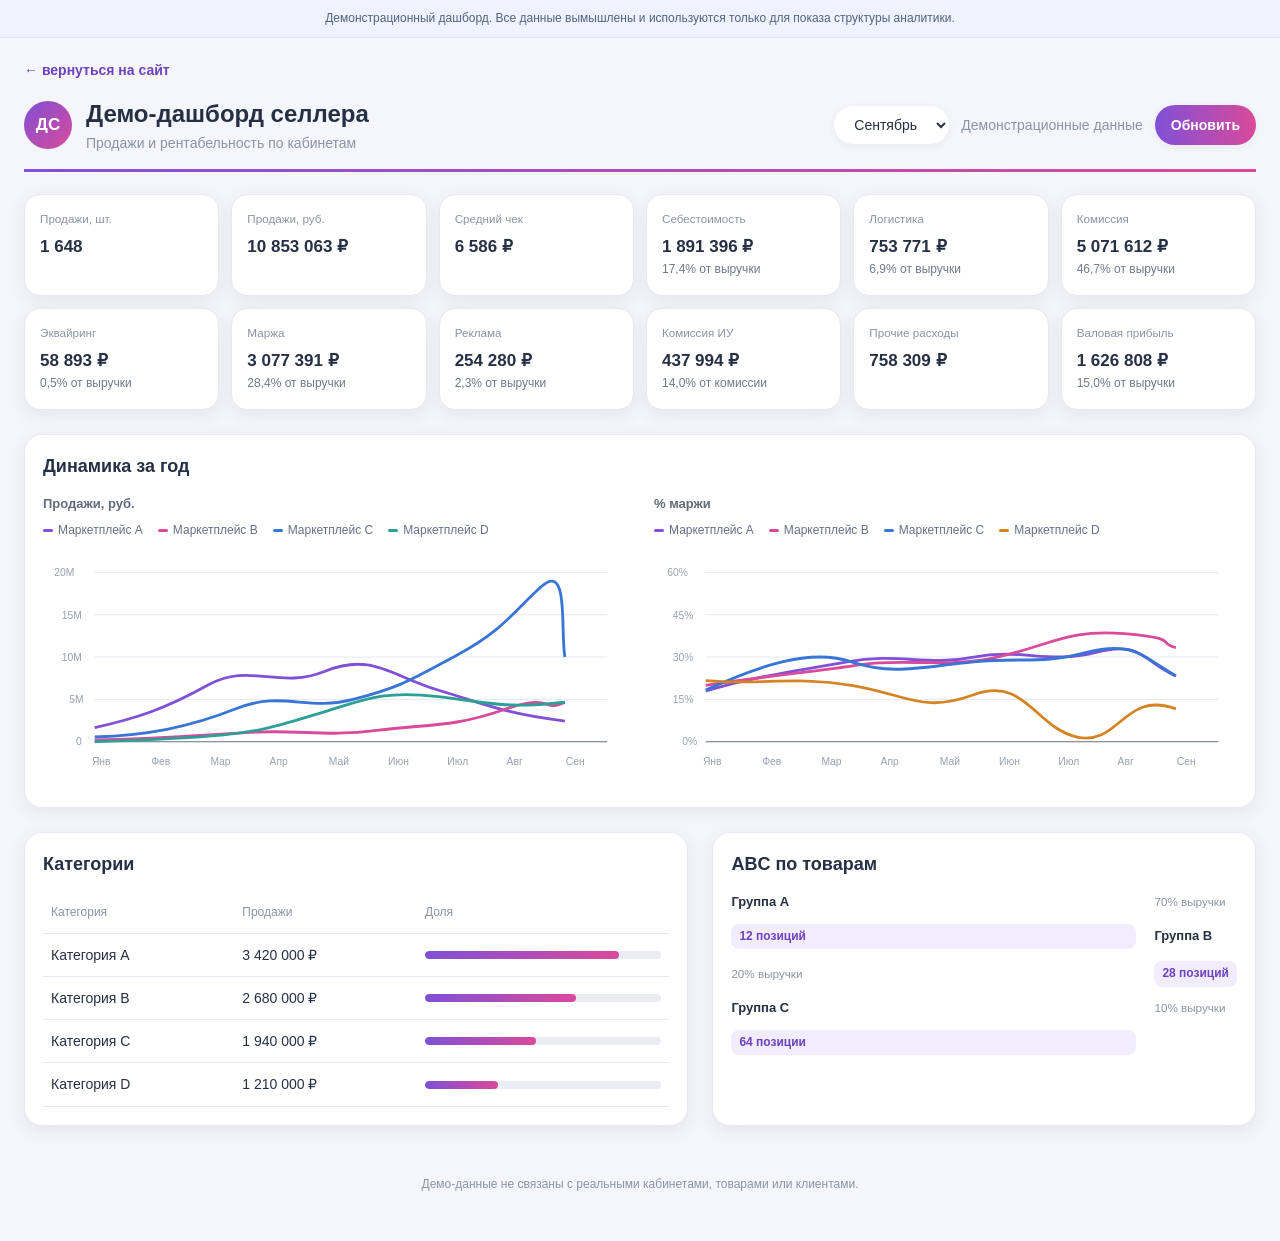
<file: seller-dashboard.html>
<!doctype html>
<html lang="ru">
<head>
  <meta charset="utf-8">
  <meta name="viewport" content="width=device-width, initial-scale=1">
  <title>Демо-дашборд селлера</title>
  <style>
    :root{--bg:#f5f6fb;--card:#fff;--ink:#263044;--muted:#8b93a5;--line:#e7e9f0;--purple:#8050d6;--pink:#d94a9b;--blue:#3975d5;--teal:#2d9f97;--orange:#d48422;--shadow:0 5px 18px rgba(42,48,72,.08)}
    *{box-sizing:border-box} body{margin:0;background:var(--bg);color:var(--ink);font:14px/1.45 Inter,Arial,sans-serif} button,select{font:inherit}
    .notice{padding:10px 18px;background:#eef3ff;color:#52627c;font-size:12px;text-align:center;border-bottom:1px solid #dbe5fb}.wrap{max-width:1440px;margin:auto;padding:22px 24px 48px}
    .top{display:flex;justify-content:space-between;align-items:center;gap:20px;border-bottom:3px solid transparent;border-image:linear-gradient(90deg,var(--purple),var(--pink)) 1;padding-bottom:15px;margin-bottom:22px}.brand{display:flex;align-items:center;gap:14px}.avatar{width:48px;height:48px;border-radius:50%;display:grid;place-items:center;background:linear-gradient(135deg,var(--purple),var(--pink));color:#fff;font-weight:800;font-size:17px}.title h1{font-size:24px;margin:0 0 2px}.title p{margin:0;color:var(--muted)}.controls{display:flex;align-items:center;gap:12px;color:var(--muted)}select,button{border:0;border-radius:22px;padding:10px 16px;background:#fff;box-shadow:0 2px 8px rgba(40,40,70,.06);color:var(--ink)}button{background:linear-gradient(90deg,var(--purple),var(--pink));color:#fff;font-weight:700;cursor:pointer}button:active{transform:translateY(1px)}
    .grid{display:grid;grid-template-columns:repeat(6,minmax(150px,1fr));gap:12px;margin-bottom:24px}.kpi{background:var(--card);border:1px solid var(--line);border-radius:16px;padding:16px 15px;box-shadow:var(--shadow);min-height:88px}.kpi small{display:block;color:var(--muted);margin-bottom:7px}.kpi strong{display:block;font-size:17px}.kpi em{display:block;color:#70798b;font-style:normal;font-size:12px;margin-top:2px}
    .panel{background:var(--card);border:1px solid var(--line);border-radius:18px;box-shadow:var(--shadow);padding:18px;margin-bottom:24px}.panel h2{font-size:18px;margin:0 0 16px}.charts{display:grid;grid-template-columns:1fr 1fr;gap:28px}.chart h3{font-size:13px;color:#626b7d;margin:0 0 8px}.legend{display:flex;gap:15px;flex-wrap:wrap;color:#667085;font-size:12px;margin-bottom:5px}.legend span:before{content:'';display:inline-block;width:10px;height:3px;background:var(--c);vertical-align:middle;margin-right:5px;border-radius:4px}.chart svg{width:100%;height:245px;display:block}.axis{fill:#98a0af;font-size:11px}.gridline{stroke:#e5e7ed;stroke-width:1}.base{stroke:#687080;stroke-width:1}
    .lower{display:grid;grid-template-columns:1.1fr .9fr;gap:24px}.table{width:100%;border-collapse:collapse}.table th,.table td{padding:11px 8px;border-bottom:1px solid var(--line);text-align:left}.table th{color:var(--muted);font-weight:500;font-size:12px}.bar{height:8px;background:#ececf5;border-radius:20px;overflow:hidden;min-width:110px}.bar i{display:block;height:100%;background:linear-gradient(90deg,var(--purple),var(--pink));border-radius:20px}.abc{display:grid;grid-template-columns:1fr auto;gap:12px 18px;align-items:center}.abc .row{display:contents}.abc strong{font-size:13px}.abc small{color:var(--muted)}.tag{padding:4px 8px;border-radius:8px;background:#f1edff;color:#6e42be;font-size:12px;font-weight:700}
    .foot{text-align:center;color:var(--muted);font-size:12px;margin-top:26px}.back{display:inline-block;margin-bottom:16px;color:#6e42be;text-decoration:none;font-weight:700}
    @media(max-width:1050px){.grid{grid-template-columns:repeat(3,1fr)}.lower{grid-template-columns:1fr}}@media(max-width:700px){.wrap{padding:16px 12px 30px}.top{align-items:flex-start;flex-direction:column}.controls{width:100%;justify-content:space-between}.grid{grid-template-columns:repeat(2,1fr);gap:9px}.kpi{padding:12px;min-height:80px}.charts{grid-template-columns:1fr;gap:16px}.panel{padding:14px}.chart svg{height:205px}.title h1{font-size:21px}}
  </style>
</head>
<body>
  <div class="notice">Демонстрационный дашборд. Все данные вымышлены и используются только для показа структуры аналитики.</div>
  <main class="wrap">
    <a class="back" href="index.html">← вернуться на сайт</a>
    <header class="top"><div class="brand"><div class="avatar">ДС</div><div class="title"><h1>Демо-дашборд селлера</h1><p>Продажи и рентабельность по кабинетам</p></div></div><div class="controls"><select id="month"><option>Сентябрь</option><option>Август</option><option>Июль</option><option>Июнь</option></select><span id="updated">Демонстрационные данные</span><button id="refresh">Обновить</button></div></header>
    <section class="grid" aria-label="Ключевые показатели">
      <div class="kpi"><small>Продажи, шт.</small><strong>1 648</strong></div><div class="kpi"><small>Продажи, руб.</small><strong>10 853 063 ₽</strong></div><div class="kpi"><small>Средний чек</small><strong>6 586 ₽</strong></div><div class="kpi"><small>Себестоимость</small><strong>1 891 396 ₽</strong><em>17,4% от выручки</em></div><div class="kpi"><small>Логистика</small><strong>753 771 ₽</strong><em>6,9% от выручки</em></div><div class="kpi"><small>Комиссия</small><strong>5 071 612 ₽</strong><em>46,7% от выручки</em></div>
      <div class="kpi"><small>Эквайринг</small><strong>58 893 ₽</strong><em>0,5% от выручки</em></div><div class="kpi"><small>Маржа</small><strong>3 077 391 ₽</strong><em>28,4% от выручки</em></div><div class="kpi"><small>Реклама</small><strong>254 280 ₽</strong><em>2,3% от выручки</em></div><div class="kpi"><small>Комиссия ИУ</small><strong>437 994 ₽</strong><em>14,0% от комиссии</em></div><div class="kpi"><small>Прочие расходы</small><strong>758 309 ₽</strong></div><div class="kpi"><small>Валовая прибыль</small><strong>1 626 808 ₽</strong><em>15,0% от выручки</em></div>
    </section>
    <section class="panel"><h2>Динамика за год</h2><div class="charts"><div class="chart"><h3>Продажи, руб.</h3><div class="legend"><span style="--c:#8050d6">Маркетплейс A</span><span style="--c:#d94a9b">Маркетплейс B</span><span style="--c:#3975d5">Маркетплейс C</span><span style="--c:#2d9f97">Маркетплейс D</span></div><svg viewBox="0 0 620 260" role="img" aria-label="График продаж"><g class="gridline"><path d="M55 30H600M55 75H600M55 120H600M55 165H600M55 210H600"/></g><path class="base" d="M55 210H600"/><g class="axis"><text x="12" y="34">20M</text><text x="20" y="79">15M</text><text x="20" y="124">10M</text><text x="28" y="169">5M</text><text x="35" y="214">0</text><text x="52" y="235">Янв</text><text x="115" y="235">Фев</text><text x="178" y="235">Мар</text><text x="241" y="235">Апр</text><text x="304" y="235">Май</text><text x="367" y="235">Июн</text><text x="430" y="235">Июл</text><text x="493" y="235">Авг</text><text x="556" y="235">Сен</text></g><path fill="none" stroke="#8050d6" stroke-width="3" d="M55 195C100 185 130 175 175 150S250 155 300 135S370 140 420 155S490 180 555 188"/><path fill="none" stroke="#d94a9b" stroke-width="3" d="M55 208C120 207 165 203 220 200S300 205 355 198S435 195 490 176S530 180 555 168"/><path fill="none" stroke="#3975d5" stroke-width="3" d="M55 205C110 203 155 195 205 175S280 178 330 165S390 145 440 118S500 72 530 45S550 92 555 120"/><path fill="none" stroke="#2d9f97" stroke-width="3" d="M55 210C110 208 145 207 190 203S260 190 300 178S360 155 420 162S490 175 555 168"/></svg></div><div class="chart"><h3>% маржи</h3><div class="legend"><span style="--c:#8050d6">Маркетплейс A</span><span style="--c:#d94a9b">Маркетплейс B</span><span style="--c:#3975d5">Маркетплейс C</span><span style="--c:#d48422">Маркетплейс D</span></div><svg viewBox="0 0 620 260" role="img" aria-label="График маржи"><g class="gridline"><path d="M55 30H600M55 75H600M55 120H600M55 165H600M55 210H600"/></g><path class="base" d="M55 210H600"/><g class="axis"><text x="14" y="34">60%</text><text x="20" y="79">45%</text><text x="20" y="124">30%</text><text x="20" y="169">15%</text><text x="30" y="214">0%</text><text x="52" y="235">Янв</text><text x="115" y="235">Фев</text><text x="178" y="235">Мар</text><text x="241" y="235">Апр</text><text x="304" y="235">Май</text><text x="367" y="235">Июн</text><text x="430" y="235">Июл</text><text x="493" y="235">Авг</text><text x="556" y="235">Сен</text></g><path fill="none" stroke="#8050d6" stroke-width="3" d="M55 156C110 140 150 135 205 125S290 130 340 120S420 128 470 115S520 125 555 140"/><path fill="none" stroke="#d94a9b" stroke-width="3" d="M55 150C120 140 175 135 220 128S310 132 365 120S440 90 500 95S535 105 555 110"/><path fill="none" stroke="#3975d5" stroke-width="3" d="M55 155C110 130 165 110 210 125S285 130 340 125S410 128 460 115S520 120 555 140"/><path fill="none" stroke="#d48422" stroke-width="3" d="M55 145C115 150 150 140 210 150S285 180 340 160S405 195 450 205S500 155 555 175"/></svg></div></div></section>
    <section class="lower"><div class="panel"><h2>Категории</h2><table class="table"><thead><tr><th>Категория</th><th>Продажи</th><th>Доля</th></tr></thead><tbody><tr><td>Категория A</td><td>3 420 000 ₽</td><td><div class="bar"><i style="width:82%"></i></div></td></tr><tr><td>Категория B</td><td>2 680 000 ₽</td><td><div class="bar"><i style="width:64%"></i></div></td></tr><tr><td>Категория C</td><td>1 940 000 ₽</td><td><div class="bar"><i style="width:47%"></i></div></td></tr><tr><td>Категория D</td><td>1 210 000 ₽</td><td><div class="bar"><i style="width:31%"></i></div></td></tr></tbody></table></div><div class="panel"><h2>ABC по товарам</h2><div class="abc"><div class="row"><strong>Группа A</strong><small>70% выручки</small></div><span class="tag">12 позиций</span><div class="row"><strong>Группа B</strong><small>20% выручки</small></div><span class="tag">28 позиций</span><div class="row"><strong>Группа C</strong><small>10% выручки</small></div><span class="tag">64 позиции</span></div></div></section>
    <div class="foot">Демо-данные не связаны с реальными кабинетами, товарами или клиентами.</div>
  </main>
  <script>document.getElementById('refresh').addEventListener('click',function(){var b=this;b.textContent='Обновлено';document.getElementById('updated').textContent='Только что';setTimeout(function(){b.textContent='Обновить'},1500)});document.getElementById('month').addEventListener('change',function(){document.getElementById('updated').textContent='Данные за '+this.value.toLowerCase()});</script>
</body>
</html>
</file>
<file: demo-taxcalc/assets/styles.css>
:root {
  --ink: #111b47;
  --muted: #64708a;
  --paper: #f8faff;
  --card: #ffffff;
  --line: #dfe5f2;
  --green: #4361ee;
  --green-dark: #314ee8;
  --lime: #eef4ff;
  --blue: #eef5ff;
  --amber: #fff3d8;
  --red: #b83b54;
  --pink: #d80b70;
  --purple: #7d52d6;
  --shadow: 0 18px 55px rgba(54, 72, 155, 0.12);
}

* { box-sizing: border-box; }
html { scroll-behavior: smooth; }
body {
  margin: 0;
  color: var(--ink);
  background:
    radial-gradient(circle at 10% 7%, rgba(61, 102, 244, 0.18), transparent 32rem),
    radial-gradient(circle at 92% 12%, rgba(216, 11, 112, 0.12), transparent 34rem),
    linear-gradient(180deg, #f8faff 0%, #f6f3fa 100%);
  font-family: Inter, ui-sans-serif, system-ui, -apple-system, BlinkMacSystemFont, "Segoe UI", sans-serif;
  font-size: 14px;
  overflow-x: hidden;
}
button, input, select { font: inherit; }
a { color: var(--green-dark); }
.shell { width: min(1680px, calc(100% - 32px)); margin: 0 auto; }

.hero { padding: 12px 0 16px; border-bottom: 1px solid rgba(67, 97, 238, 0.10); background: rgba(248,250,255,0.82); }
.hero-grid { display: grid; grid-template-columns: minmax(340px, 520px) minmax(0, 1fr); gap: 20px; align-items: start; }
.hero-brand { display: flex; gap: 16px; align-items: flex-start; min-width: 0; }
.hero-copy { min-width: 0; }
.fd-monogram { display: grid; flex: 0 0 50px; width: 50px; height: 50px; place-items: center; border-radius: 50%; color: white; background: linear-gradient(135deg, #3567f2 0%, #8658d6 52%, #d41676 100%); box-shadow: 0 13px 30px rgba(77,80,190,.26); font-size: 17px; font-weight: 900; letter-spacing: -.04em; }
h1 { max-width: 520px; margin: 0; font-family: Inter, ui-sans-serif, system-ui, sans-serif; font-size: 34px; font-weight: 850; line-height: 1.05; letter-spacing: -0.035em; white-space: nowrap; }
.lead { max-width: 520px; margin: 8px 0 0; color: var(--muted); font-size: 12px; line-height: 1.45; }
.brandbar { width: 112px; height: 4px; margin-top: 11px; border-radius: 99px; background: linear-gradient(90deg, #3567f2, #8658d6, #d41676); }
.company-name-field { display: block; max-width: 390px; margin-top: 14px; }
.company-name-field span { display: block; margin-bottom: 5px; color: var(--muted); font-size: 10px; font-weight: 800; letter-spacing: .08em; text-transform: uppercase; }
.company-name-field input { width: 100%; min-height: 40px; padding: 8px 12px; border: 1px solid rgba(67, 97, 238, 0.20); border-radius: 12px; color: var(--ink); background: rgba(255,255,255,0.9); box-shadow: 0 8px 24px rgba(54, 72, 155, 0.07); outline: none; }
.company-name-field input::placeholder { color: #8791a8; }
.company-name-field input:focus { border-color: var(--green); box-shadow: 0 0 0 3px rgba(67, 97, 238, 0.14); }
.toolbar { position: sticky; top: 0; z-index: 10; padding: 10px 0; background: rgba(248,250,255,0.92); border-bottom: 1px solid rgba(17,27,71,.10); backdrop-filter: blur(14px); }
.toolbar-row { display: flex; align-items: center; justify-content: flex-start; }
.model-controls { display: flex; gap: 14px; align-items: center; flex-wrap: wrap; }
.tabs { display: flex; gap: 8px; }
.year-picker { display: inline-flex; width: auto; flex: 0 0 auto; gap: 6px; align-items: center; color: var(--muted); font-size: 12px; font-weight: 750; }
.year-picker select { width: 96px; min-height: 36px; padding: 6px 32px 6px 13px; border: 1px solid var(--line); border-radius: 999px; color: var(--ink); background: var(--card); }
.tab, .button { border: 0; border-radius: 999px; padding: 10px 13px; cursor: pointer; font-size: 12px; font-weight: 750; }
.tab { color: var(--ink); background: transparent; }
.tab.is-active { color: white; background: linear-gradient(100deg, #3c66f4, #8a54d2, #d70c70); }
.actions { display: flex; gap: 6px; align-items: center; flex-wrap: wrap; }
.hero-actions { justify-content: flex-end; align-content: flex-start; padding-top: 2px; }
.button, .button.secondary, .button.telegram, .button.instruction, .button.download, .button.excel { color: var(--ink); background: #e7e6dd; text-decoration: none; white-space: nowrap; text-align: center; }
.button:hover, .button:focus-visible { background: #d9d8cd; }

main { padding: 14px 0 72px; }
.notice { margin-bottom: 22px; padding: 15px 18px; border-left: 4px solid #d99f18; border-radius: 8px 16px 16px 8px; background: var(--amber); line-height: 1.5; }
.layout { display: grid; grid-template-columns: minmax(360px, 0.72fr) minmax(0, 1.28fr); gap: 24px; align-items: start; }
.panel { min-width: 0; border: 1px solid var(--line); border-radius: 24px; background: rgba(255,255,255,0.94); box-shadow: var(--shadow); overflow: hidden; }
.panel-head { padding: 22px 24px 15px; border-bottom: 1px solid var(--line); }
.panel-head h2 { margin: 0 0 6px; font-size: 24px; font-weight: 820; }
.panel-head p { margin: 0; color: var(--muted); line-height: 1.45; }
.form-body { padding: 12px 18px 22px; }
.input-section { margin-top: 14px; padding-top: 18px; border-top: 1px solid var(--line); }
.input-section:first-child { margin-top: 0; border-top: 0; }
.input-section h3 { margin: 0 6px 13px; font-size: 13px; letter-spacing: 0.08em; text-transform: uppercase; }
.platform-section summary { display: flex; gap: 12px; align-items: center; justify-content: space-between; margin: 0 6px; padding: 2px 0 13px; cursor: pointer; list-style: none; }
.platform-section summary::-webkit-details-marker { display: none; }
.platform-section summary span { font-size: 13px; font-weight: 800; letter-spacing: 0.08em; text-transform: uppercase; }
.platform-section summary small { color: var(--muted); font-size: 10px; font-weight: 650; letter-spacing: 0; text-transform: none; }
.platform-section summary::after { content: '−'; display: grid; flex: 0 0 24px; height: 24px; place-items: center; border-radius: 50%; color: white; background: linear-gradient(135deg, #4361ee, #d80b70); font-size: 18px; line-height: 1; }
.platform-section:not([open]) summary { padding-bottom: 2px; }
.platform-section:not([open]) summary::after { content: '+'; }
.fields { display: grid; grid-template-columns: repeat(2, minmax(0, 1fr)); gap: 10px; }
.field { display: grid; gap: 7px; padding: 11px; border-radius: 14px; background: #f7f8fc; }
.field.span-2, .fields > .cost-summary.span-2, .fields > .points-summary.span-2 { grid-column: 1 / -1; }
.field label { color: #3f5559; font-size: 12px; font-weight: 700; line-height: 1.25; }
.field input, .field select, .field textarea { width: 100%; min-height: 40px; border: 1px solid #bfd0fb; border-radius: 10px; padding: 8px 10px; color: var(--ink); background: var(--blue); outline: none; resize: vertical; }
.field input:focus, .field select:focus { border-color: var(--green); box-shadow: 0 0 0 3px rgba(15, 107, 88, 0.12); }
.field.checkbox { display: flex; flex-direction: row; align-items: center; }
.field.checkbox input { width: 20px; min-height: 20px; }
.field-amount { display: block; color: var(--muted); font-size: 11px; line-height: 1.25; }
.field-amount strong { color: var(--ink); font-size: 13px; }
.points-summary { display: grid; grid-template-columns: repeat(2, minmax(0, 1fr)); gap: 8px; padding: 12px; border-radius: 14px; background: linear-gradient(135deg, #eef4ff, #fbecf5); }
.points-summary span { min-width: 0; }
.points-summary small { display: block; margin-bottom: 3px; color: var(--muted); font-size: 10px; line-height: 1.25; }
.points-summary strong { display: block; color: var(--ink); font-size: 12px; line-height: 1.3; overflow-wrap: anywhere; }
.cost-summary { display: grid; grid-template-columns: repeat(3, minmax(140px, 1fr)); gap: 10px; width: 100%; padding: 12px; border-radius: 14px; background: linear-gradient(135deg, #eef4ff, #fbecf5); }
.cost-summary span { padding: 8px; border-radius: 10px; background: rgba(255,255,255,.6); }
.cost-summary small { display: block; margin-bottom: 4px; color: var(--muted); font-size: 10px; }
.cost-summary strong { display: block; font-size: 13px; white-space: nowrap; }
.cost-summary .share-ok strong { color: #0a5847; }
.cost-summary .share-error strong { color: var(--red); }
.cost-summary p { grid-column: 1 / -1; margin: 2px 3px 0; color: var(--red); font-size: 11px; line-height: 1.4; }
.add-platform { margin: 18px 0; padding: 16px; border: 1px dashed #aebff3; border-radius: 16px; text-align: center; background: rgba(238,245,255,.62); }
.add-platform p { margin: 9px 0 0; color: var(--muted); font-size: 11px; line-height: 1.4; }
.add-platform-button { padding: 10px 20px; }
.remove-platform { text-align: right; }
.remove-platform button { border: 0; padding: 7px 10px; border-radius: 999px; color: #8a3028; background: #fde6e2; cursor: pointer; font-size: 11px; font-weight: 750; }

.summary { padding: 22px; }
.best { display: grid; grid-template-columns: 1.25fr repeat(3, minmax(120px, 0.75fr)); gap: 12px; margin-bottom: 18px; }
.metric { min-width: 0; min-height: 115px; padding: 17px; border-radius: 18px; background: #edf0e7; }
.metric.primary { color: white; background: linear-gradient(135deg, #3c66f4, #8753d5 55%, #d50c71); }
.metric span { display: block; margin-bottom: 12px; color: inherit; opacity: 0.72; font-size: 11px; font-weight: 800; letter-spacing: 0.08em; text-transform: uppercase; }
.metric strong { display: block; max-width: 100%; font-size: clamp(16px, 1.55vw, 26px); line-height: 1.12; white-space: normal; overflow-wrap: anywhere; }
.metric small { display: block; margin-top: 7px; opacity: 0.75; }

.table-wrap { width: 100%; overflow: visible; border: 1px solid var(--line); border-radius: 18px; }
table { width: 100%; table-layout: fixed; border-collapse: collapse; min-width: 0; background: white; }
th:first-child, td:first-child { width: 34%; }
th:nth-child(2), td:nth-child(2) { width: 25%; }
th, td { padding: 12px 10px; border-bottom: 1px solid #e4e7ef; text-align: right; vertical-align: top; overflow-wrap: anywhere; }
th:first-child, td:first-child, th:nth-child(2), td:nth-child(2) { text-align: left; }
th { position: sticky; top: 0; color: #52666a; background: #f0f1ea; font-size: 11px; letter-spacing: 0.04em; text-transform: uppercase; }
tbody tr { cursor: pointer; transition: background 0.15s ease; }
tbody tr:hover { background: #f7f9ef; }
tbody tr.is-best { background: #edf2ff; }
.status { display: inline-block; max-width: 230px; padding: 5px 9px; border-radius: 999px; font-size: 11px; font-weight: 800; line-height: 1.25; }
.status.ok { color: #0a5847; background: #dff4e9; }
.status.bad { color: #8a3028; background: #fde6e2; }
.details { margin-top: 18px; padding: 18px; border-radius: 18px; background: #f1f2ec; }
.details h3 { margin: 0 0 12px; font-size: 24px; font-weight: 800; }
.marketplace-bridge { margin-bottom: 16px; padding: 14px; border-radius: 15px; background: white; }
.marketplace-bridge h4 { margin: 0 0 10px; font-size: 15px; }
.marketplace-bridge p { margin: 11px 0 0; color: var(--ink); font-size: 12px; font-weight: 700; line-height: 1.45; }
.bridge-table { display: grid; gap: 0; border: 1px solid var(--line); border-radius: 12px; overflow: hidden; }
.bridge-row { display: grid; grid-template-columns: 1.2fr repeat(5, minmax(0, 1fr)); }
.bridge-row > * { min-width: 0; padding: 7px 6px; border-bottom: 1px solid var(--line); font-size: 10px; overflow-wrap: anywhere; text-align: right; }
.bridge-row > :first-child { text-align: left; }
.bridge-row:last-child > * { border-bottom: 0; }
.bridge-head { color: var(--muted); background: #f3f5fb; font-weight: 750; }
.platform-totals { display: grid; grid-template-columns: repeat(3, minmax(0, 1fr)); gap: 7px; padding: 11px; border-radius: 14px; background: linear-gradient(135deg, #eef4ff, #fbecf5); }
.platform-totals span { color: var(--muted); font-size: 11px; }
.platform-totals strong { display: block; margin-top: 3px; color: var(--ink); font-size: 13px; }
.details-grid { display: grid; grid-template-columns: repeat(3, minmax(0, 1fr)); gap: 10px; }
.detail { padding: 12px; border-radius: 12px; background: white; }
.detail span { display: block; margin-bottom: 6px; color: var(--muted); font-size: 11px; }
.detail strong { font-size: 17px; }
.detail-warning { margin-top: 12px; color: var(--red); font-size: 13px; line-height: 1.45; }
.auto-usn-disclaimer { margin-top: 16px; padding: 16px 18px; border: 1px solid #c7ddf5; border-radius: 14px; background: #eaf4ff; color: #173b63; font-size: 13px; line-height: 1.55; }
.auto-usn-disclaimer h4 { margin: 0 0 8px; color: #0d3159; font-size: 15px; }
.auto-usn-disclaimer ul { margin: 0; padding-left: 20px; }
.auto-usn-disclaimer li + li { margin-top: 6px; }
.auto-usn-disclaimer p { margin: 10px 0 0; }
.auto-usn-disclaimer a { color: #1558b0; font-weight: 700; }

.sources { margin-top: 24px; padding: 22px 24px; }
.sources h2 { margin: 0 0 10px; font-size: 28px; font-weight: 820; }
.sources p { color: var(--muted); line-height: 1.55; }
.rules-snapshot { display: grid; grid-template-columns: repeat(4, minmax(0, 1fr)); gap: 10px; margin: 16px 0 20px; }
.rule-chip { padding: 12px; border-radius: 13px; background: #f1f2ec; }
.rule-chip span { display: block; margin-bottom: 5px; color: var(--muted); font-size: 11px; }
.rule-chip strong { font-size: 15px; }
.sources ul { margin: 14px 0 0; padding-left: 20px; line-height: 1.65; }
.footer { padding: 26px 0 44px; color: var(--muted); font-size: 13px; }
.footer-row { display: flex; justify-content: space-between; gap: 18px 32px; align-items: flex-start; flex-wrap: wrap; }
.copyright { color: var(--ink); }
.instruction-dialog { width: min(780px, calc(100% - 28px)); max-height: min(820px, calc(100vh - 32px)); padding: 0; border: 0; border-radius: 24px; color: var(--ink); background: white; box-shadow: 0 24px 90px rgba(17,27,71,.28); }
.instruction-dialog::backdrop { background: rgba(17,27,71,.48); backdrop-filter: blur(4px); }
.dialog-head { position: sticky; top: 0; z-index: 1; display: flex; align-items: flex-start; justify-content: space-between; gap: 20px; padding: 22px 24px 16px; border-bottom: 1px solid var(--line); background: white; }
.dialog-head h2 { margin: 0; font-size: 27px; line-height: 1.15; }
.dialog-close { display: grid; flex: 0 0 38px; height: 38px; place-items: center; border: 0; border-radius: 50%; color: white; background: linear-gradient(135deg, #7d52d6, #d80b70); cursor: pointer; font-size: 27px; line-height: 1; }
.dialog-body { padding: 18px 28px 26px; }
.dialog-body ol { margin: 0; padding-left: 24px; }
.dialog-body li { margin-bottom: 13px; padding-left: 5px; color: #35445f; line-height: 1.52; }
.dialog-body li::marker { color: var(--purple); font-weight: 800; }
.dialog-note { margin-top: 18px; padding: 14px 16px; border-radius: 14px; background: var(--amber); line-height: 1.5; }

@media (max-width: 1050px) {
  .hero-grid, .layout { grid-template-columns: 1fr; }
  .hero-actions { justify-content: flex-start; padding-left: 66px; }
  .best { grid-template-columns: repeat(2, minmax(0, 1fr)); }
}
@media (max-width: 620px) {
  .shell { width: calc(100% - 20px); }
  .hero { padding: 10px 0 12px; }
  .hero-brand { gap: 10px; }
  .fd-monogram { flex-basis: 44px; width: 44px; height: 44px; font-size: 15px; }
  h1 { font-size: 25px; white-space: normal; }
  .lead { font-size: 11px; }
  .company-name-field { max-width: none; }
  .fields, .best, .details-grid { grid-template-columns: 1fr; }
  .field.span-2 { grid-column: auto; }
  .fields > .cost-summary.span-2, .fields > .points-summary.span-2 { grid-column: 1 / -1; }
  .panel-head, .summary { padding-left: 16px; padding-right: 16px; }
  .toolbar-row, .model-controls { width: 100%; align-items: stretch; }
  .tabs, .actions { width: 100%; }
  .tabs { display: grid; grid-template-columns: repeat(2, minmax(0, 1fr)); }
  .tabs .tab { min-width: 0; padding: 9px 2px; font-size: 11px; }
  .year-picker { align-self: flex-start; }
  .hero-actions { padding-left: 0; }
  .actions { display: grid; grid-template-columns: repeat(2, minmax(0, 1fr)); }
  .actions .button { min-width: 0; white-space: normal; padding: 9px 5px; font-size: 11px; }
  .actions .download, .actions .excel { grid-column: 1 / -1; }
  .panel-head h2 { font-size: 24px; overflow-wrap: anywhere; }
  .rules-snapshot { grid-template-columns: repeat(2, minmax(0, 1fr)); }
  th, td { padding: 8px 4px; font-size: 9px; }
  .status { padding: 3px 5px; font-size: 8px; }
  .platform-totals { grid-template-columns: repeat(2, minmax(0, 1fr)); }
  .cost-summary { grid-template-columns: 1fr; }
  .bridge-row { grid-template-columns: 1.2fr repeat(5, minmax(58px, 1fr)); }
  .bridge-table { overflow-x: auto; }
}

@media print {
  @page { size: A4 portrait; margin: 10mm; }
  body { background: white; }
  .toolbar, .footer, .instruction-dialog { display: none !important; }
  .shell { width: 100%; }
  .layout { display: block; }
  .form-panel { margin-bottom: 16px; break-after: page; }
  .panel { box-shadow: none; border: 0; }
  .table-wrap { overflow: visible; }
  table { min-width: 0; font-size: 10px; }
  .input-section { break-inside: avoid; }
  .platform-section > .fields { display: grid !important; }
  .platform-section summary small, .platform-section summary::after { display: none; }
  .add-platform, .remove-platform { display: none; }
  .bridge-table { overflow: visible; }
  .field input, .field select, .field textarea { border: 0; background: #f3f5fb; color: #111; }
}
</file>
